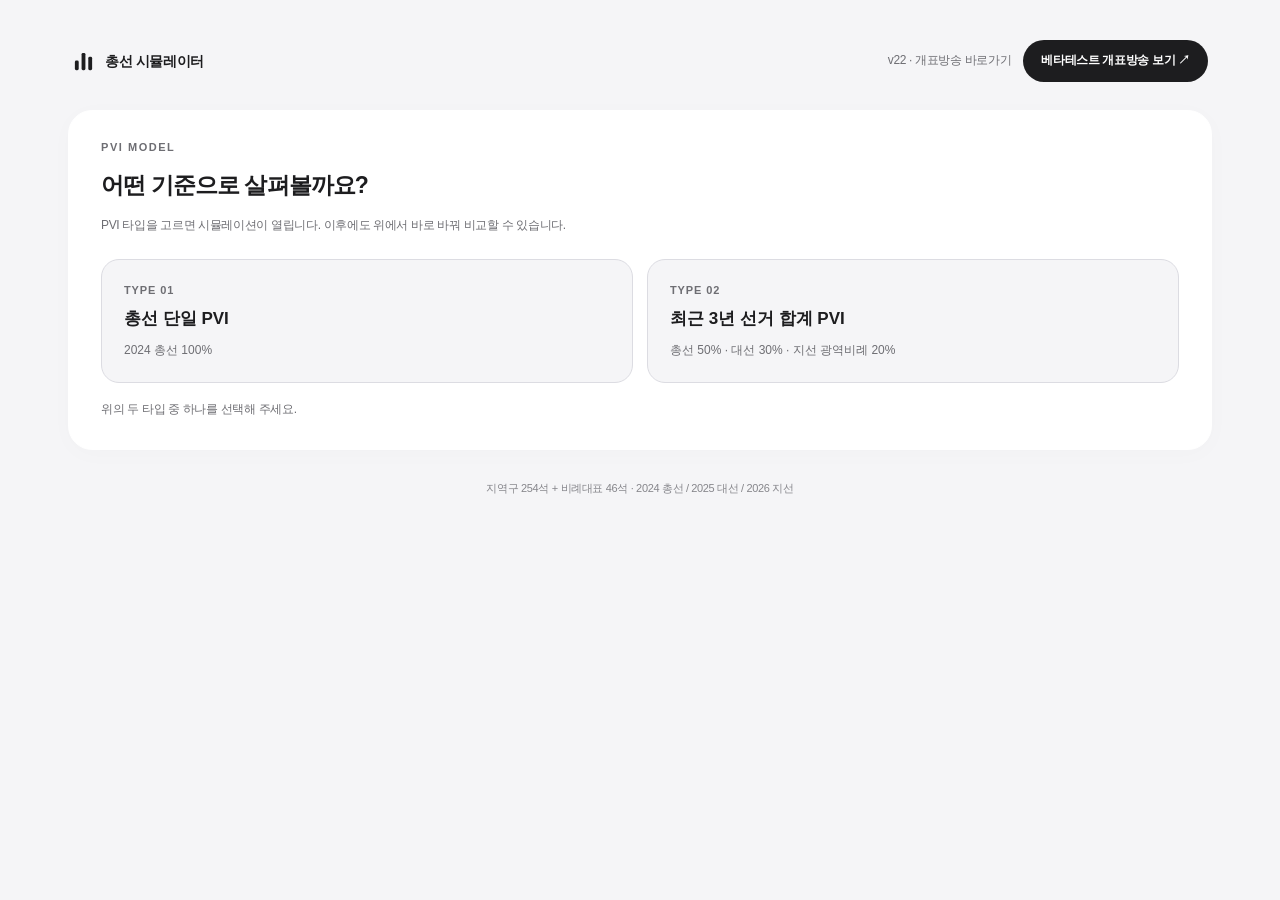
<file: index.html>
<!doctype html><html lang="ko"><head><meta charset="utf-8"><meta name="viewport" content="width=device-width,initial-scale=1"><title>총선 시뮬레이터 · v22 개표방송 바로가기</title><style>
*{box-sizing:border-box}body{margin:0;background:#f4f6fa;color:#18202a;font-family:-apple-system,BlinkMacSystemFont,"Segoe UI","Noto Sans KR",sans-serif}.wrap{max-width:1250px;margin:auto;padding:22px}.card{background:#fff;border:1px solid #e1e5eb;border-radius:16px;box-shadow:0 3px 14px #0000000b;margin-bottom:16px}.hero{padding:22px}.title{font-size:24px;font-weight:800}.muted{color:#6b7280;font-size:13px}.bar{height:42px;border-radius:10px;overflow:hidden;display:flex;margin:18px 0 10px;background:#e9edf2}.dem{background:#2f65d5}.ppp{background:#e34d59}.bar div{display:flex;align-items:center;justify-content:center;color:white;font-weight:800}.controls{display:grid;grid-template-columns:1fr 120px 120px;gap:14px;align-items:center}.slider{width:100%}input[type=range]{width:100%}.btn{border:0;border-radius:10px;padding:11px 14px;font-weight:800;cursor:pointer;background:#e9edf2}.btn.primary{background:#1f2937;color:#fff}.stats{display:grid;grid-template-columns:repeat(4,1fr);gap:10px}.stat{padding:16px;border:1px solid #e4e8ee;border-radius:12px}.stat b{display:block;font-size:24px;margin-top:4px}.green{color:#003b96}.red{color:#dc3f4b}.tablewrap{overflow:auto;max-height:650px}.tools{display:flex;gap:10px;padding:16px;flex-wrap:wrap}.tools input,.tools select{padding:10px;border:1px solid #d6dbe3;border-radius:9px}.district{width:100%;border-collapse:collapse;font-size:13px}.district th,.district td{padding:9px 8px;border-bottom:1px solid #edf0f4;text-align:right;white-space:nowrap}.district th{position:sticky;top:0;background:#f8fafc;z-index:2}.district td:nth-child(1),.district td:nth-child(2),.district th:nth-child(1),.district th:nth-child(2){text-align:left}.pos{color:#2457bb;font-weight:800}.neg{color:#c8323e;font-weight:800}.legend{height:12px;border-radius:6px;background:linear-gradient(90deg,#dc3f4b,#f1b1b6,#e8ebef,#a9c1f2,#2f65d5);margin:8px 0}.foot{padding:14px 18px;color:#68707c;font-size:12px}.winner-dem{color:#2457bb;font-weight:700}.winner-ppp{color:#c8323e;font-weight:700}@media(max-width:800px){.controls{grid-template-columns:1fr}.stats{grid-template-columns:1fr 1fr}}
.prop-card{padding:18px}.prop-grid{display:grid;grid-template-columns:repeat(5,1fr);gap:10px}.prop-box{border:1px solid #e1e5eb;border-radius:12px;padding:12px}.prop-box label{display:block;font-weight:800;font-size:13px;margin-bottom:7px}.prop-box input{width:100%;padding:9px;border:1px solid #d6dbe3;border-radius:8px;font-size:16px;font-weight:700}.prop-bar{height:30px;border-radius:8px;overflow:hidden;display:flex;background:#e9edf2;margin:14px 0}.prop-bar div{display:flex;align-items:center;justify-content:center;color:#fff;font-size:12px;font-weight:800;min-width:0}.prop-results{display:grid;grid-template-columns:repeat(5,1fr);gap:8px;margin-top:12px}.prop-result{padding:11px;border-radius:10px;background:#f7f8fa;text-align:center}.prop-result b{display:block;font-size:24px}.prop-note{font-size:12px;color:#68707c;margin-top:8px}.total-seat{display:flex;justify-content:space-between;align-items:center;margin-top:14px;padding:14px;border-radius:10px;background:#f4f6fa}.total-seat b{font-size:20px}@media(max-width:800px){.prop-grid,.prop-results{grid-template-columns:1fr 1fr}.prop-box:last-child,.prop-result:last-child{grid-column:1/-1}}</style>
<style id="presidential-color-scheme">
.dem{background:#003b96 !important}
.ppp{background:#e61e2b !important}
.green{color:#003b96 !important}
.red{color:#e61e2b !important}
.expected-badge{
  display:inline-block;
  min-width:78px;
  padding:5px 9px;
  border-radius:7px;
  color:#fff;
  font-weight:800;
  text-align:center;
  transition:background-color .15s ease,transform .1s ease;
}
.expected-dem{background:#003b96 !important}
.expected-ppp{background:#e61e2b !important}
</style>
<style id="refined-interface">
:root{color-scheme:light;--ink:#1d1d1f;--muted:#6e6e73;--line:#e8e8ed;--surface:#f5f5f7}
html{scroll-behavior:smooth}body{background:var(--surface);color:var(--ink);font-family:-apple-system,BlinkMacSystemFont,"SF Pro Display","Segoe UI","맑은 고딕",sans-serif;font-size:14px;line-height:1.6;letter-spacing:-.025em;-webkit-font-smoothing:antialiased}button,input,select{font:inherit}button,a,input,select,summary{-webkit-tap-highlight-color:transparent}button:focus-visible,a:focus-visible,input:focus-visible,select:focus-visible,summary:focus-visible{outline:3px solid #86868b;outline-offset:4px}button{touch-action:manipulation}.wrap{max-width:1200px;padding:40px 28px 64px}.app-nav{display:flex;align-items:center;justify-content:space-between;padding:0 4px 28px;gap:16px}.brand{font-size:14px;font-weight:650;display:flex;align-items:center;gap:10px}.brand svg{width:23px;height:23px}.nav-meta{font-size:12px;color:var(--muted)}.card{border:1px solid #ffffff;border-radius:24px;box-shadow:0 4px 24px #1d1d1f05;margin-bottom:20px;background:#fff}.hero{padding:36px 36px 28px}.eyebrow{font-size:11px;letter-spacing:.14em;font-weight:650;color:var(--muted);margin-bottom:10px}.title{font-size:clamp(25px,3.4vw,38px);line-height:1.3;letter-spacing:-.055em;font-weight:700;margin:0 0 12px;word-break:keep-all}.muted{color:var(--muted);font-size:12px;line-height:1.8}.hero>.muted:first-of-type{font-size:13px}.bar{height:16px;border-radius:7px;margin:30px 0 12px;gap:3px;background:transparent}.bar div{border-radius:3px}.hero>.bar+div{font-size:14px;font-weight:600!important}.controls{grid-template-columns:minmax(0,1fr) auto auto;gap:12px;margin-top:28px!important;padding-top:24px;border-top:1px solid var(--line)}.controls>div{padding-right:20px}.controls b{font-size:13px;font-weight:600}#swingText{font-size:24px;line-height:1.1;font-weight:650;letter-spacing:-.05em}.slider{accent-color:#1d1d1f;height:24px;margin:16px 0 4px;cursor:pointer}.btn{border-radius:999px;padding:11px 18px;background:#f0f0f3;color:var(--ink);font-size:12px;font-weight:600;transition:background .18s,transform .18s;white-space:nowrap;min-height:42px}.btn:hover{background:#e5e5ea;transform:translateY(-1px)}.btn:active{transform:scale(.98)}.btn.primary{background:#1d1d1f;color:#fff}.btn.primary:hover{background:#3a3a3c}.summary-card{padding:24px 16px!important}.stats{grid-template-columns:1fr 1fr .85fr .9fr 1.5fr;gap:0}.stat{border:0;border-radius:0;padding:4px 20px;font-size:12px;color:var(--muted);min-width:0}.stat+.stat{border-left:1px solid var(--line)}.stat b{font-size:32px;line-height:1.3;font-weight:650;letter-spacing:-.05em;margin:8px 0 0;font-variant-numeric:tabular-nums;color:var(--ink)}.stat:last-child b{font-size:22px;margin:13px 0 5px}.stat .muted{font-size:10px}.prop-card{padding:30px 36px}.section-heading{display:flex;align-items:center;justify-content:space-between;gap:12px;margin-bottom:8px}h2{font-size:19px;font-weight:650;letter-spacing:-.04em;margin:0}.section-tag{font-size:11px;color:var(--muted);background:var(--surface);border-radius:100px;padding:5px 10px;white-space:nowrap}.prop-grid{gap:12px;margin-top:24px!important}.prop-box{background:var(--surface);border:1px solid transparent;border-radius:16px;padding:16px;transition:border-color .2s}.prop-box:focus-within{border-color:#a1a1a6}.prop-box label{font-size:12px;font-weight:600;margin-bottom:12px}.prop-box input{background:#fff;border:1px solid var(--line);border-radius:10px;padding:9px 12px;font-size:21px;font-weight:600;letter-spacing:-.04em;font-variant-numeric:tabular-nums}.prop-note{font-size:11px;line-height:1.8;color:var(--muted);margin-top:12px}.prop-bar{height:12px;border-radius:5px;margin:24px 0 18px;gap:2px;background:var(--surface)}.prop-bar div{border-radius:2px}.prop-results{gap:12px}.prop-result{background:none;border-radius:0;padding:0 6px 14px;color:var(--muted);font-size:11px}.prop-result b{font-size:26px;color:var(--ink);font-weight:650;letter-spacing:-.045em;margin:4px 0;font-variant-numeric:tabular-nums}.prop-result span{font-size:11px;font-variant-numeric:tabular-nums}.total-seat{border-radius:14px;background:var(--surface);padding:16px 20px;font-size:12px;gap:16px;flex-wrap:wrap}.total-seat b{font-size:16px;font-weight:600}.total-seat:last-child{margin-top:20px;border:1px solid var(--line);background:#fff;padding:20px}.total-seat:last-child>span>b{font-size:14px}.method-note{border-top:1px solid var(--line);margin-top:18px;padding-top:12px}.method-note summary{cursor:pointer;color:var(--muted);font-size:12px;width:fit-content}.method-note p{margin:8px 0}.pvi-card{padding:24px 36px!important}.legend{height:8px;margin:18px 0 9px}.pvi-card .legend+div{font-size:10px!important}.district-card{overflow:hidden}.table-heading{padding:26px 28px 0}.tools{padding:18px 28px 22px;gap:10px}.tools input,.tools select{background:var(--surface);border:1px solid transparent;border-radius:10px;padding:11px 13px;color:var(--ink);font-size:12px;min-height:42px}.tools input{flex:1;min-width:160px}.tools select{cursor:pointer;max-width:100%}.tablewrap{max-height:620px;scrollbar-width:thin;scrollbar-color:#c8c8ce transparent}.district{font-size:12px;font-variant-numeric:tabular-nums}.district th{background:#f5f5f7;color:var(--muted);font-size:11px;font-weight:500;padding:13px 12px;border-bottom:1px solid var(--line)}.district td{padding:13px 12px;border-bottom:1px solid #f0f0f3}.district td:first-child,.district th:first-child{padding-left:28px}.district td:last-child,.district th:last-child{padding-right:28px}.district td:nth-child(2){font-weight:600}.district tbody tr:hover{background:#fafafa}.expected-badge{font-size:11px;border-radius:7px;padding:5px 9px;font-weight:600;min-width:90px}.pos,.neg{font-weight:600}.foot{font-size:11px;line-height:1.8;padding:20px 28px;color:var(--muted);background:#fcfcfd}.page-end{text-align:center;color:#86868b;font-size:11px;padding-top:10px}.empty-results{padding:32px;text-align:center;color:var(--muted)}
@media(max-width:1000px){.stats{grid-template-columns:repeat(4,1fr)}.stat:last-child{grid-column:1/-1;border-left:0;border-top:1px solid var(--line);margin-top:18px;padding-top:16px;display:flex;align-items:center;gap:16px;flex-wrap:wrap}.stat:last-child b{margin:0}.prop-box{padding:12px}}
@media(max-width:650px){.wrap{padding:22px 14px 36px}.app-nav{padding:0 4px 20px}.nav-meta{font-size:10px}.hero{padding:26px 22px 22px}.card{border-radius:20px;margin-bottom:14px}.title{font-size:27px}.controls{grid-template-columns:1fr 1fr;gap:10px}.controls>div{grid-column:1/-1;padding:0}.btn{width:100%}.hero>.muted:last-child{margin-top:14px!important}.stats{grid-template-columns:1fr 1fr;row-gap:22px}.stat{padding:0 16px}.stat:nth-child(3){border-left:0}.stat b{font-size:29px}.stat:last-child{gap:8px;margin:0}.stat:last-child b{font-size:19px}.stat:last-child .muted{width:100%}.prop-card{padding:24px 22px}.prop-grid{grid-template-columns:1fr 1fr;gap:10px}.prop-box:last-child{grid-column:1/-1;display:flex;align-items:center;justify-content:space-between;gap:14px}.prop-box:last-child label{margin:0}.prop-box:last-child input{width:48%}.prop-results{grid-template-columns:repeat(2,1fr);row-gap:14px}.prop-result:last-child{grid-column:1/-1}.total-seat{padding:14px;gap:6px}#grandSeatText{font-size:15px}.pvi-card{padding:22px!important}.section-heading{align-items:flex-start}h2{font-size:18px}.table-heading{padding:22px 22px 0}.tools{padding:16px 22px}.tools input{flex-basis:100%;width:100%}.tools select{flex:1;min-width:0}.foot{padding:18px 22px}.district td:first-child,.district th:first-child{padding-left:22px}.page-end{font-size:10px}}
@media(prefers-reduced-motion:reduce){html{scroll-behavior:auto}*,*:before,*:after{transition:none!important}}
</style><style id="district-map-style">/* Map UI: party hues are unchanged. Only the margin mode interpolates toward neutral. */
.map-top-actions{display:flex;gap:8px;flex-wrap:wrap;justify-content:flex-end}.map-top-actions .btn{width:auto;white-space:nowrap}
.map-view-toolbar{display:flex;align-items:center;justify-content:space-between;gap:12px;flex-wrap:wrap;margin-top:20px}
.map-flip-switch{display:flex;align-items:center;gap:9px;font-size:12px;cursor:pointer;white-space:nowrap;position:relative}
.map-flip-switch input{position:absolute;opacity:0;width:34px;height:20px;margin:0}
.map-switch-track{width:34px;height:20px;border-radius:12px;background:#c5c5ca;position:relative;transition:background .18s}
.map-switch-track:after{content:'';position:absolute;top:3px;left:3px;width:14px;height:14px;border-radius:50%;background:#fff;box-shadow:0 1px 3px #0002;transition:transform .18s}
.map-flip-switch input:checked+.map-switch-track{background:#1d1d1f}.map-flip-switch input:checked+.map-switch-track:after{transform:translateX(14px)}
.map-flip-switch input:focus-visible+.map-switch-track{outline:3px solid #86868b;outline-offset:4px}
.map-change-summary{display:flex;align-items:center;gap:9px;font-size:11px;color:#6e6e73;margin:0 0 14px;min-height:24px}
.map-hatch-swatch{display:inline-block;width:20px;height:16px;border-radius:4px;background:repeating-linear-gradient(135deg,#fff9 0 2px,#0002 2px 3px,transparent 3px 8px),#939399;flex-shrink:0}
.detail-change{font-size:11px;padding:7px 10px;background:#fff;border:1px solid #e3e3e8;border-radius:9px;margin:-4px 0 14px;color:#424245}
.map-export-status{font-size:12px;padding:10px 14px;margin-bottom:12px;border-radius:10px;background:#f5f5f7;color:#6e6e73}
.map-flip-overlay,.seat-label,.seat-region-heading{pointer-events:none}.seat-label{user-select:none}
.map-card{padding:28px;overflow:hidden;scroll-margin-top:20px}
.map-card [hidden]{display:none!important}
.map-top{display:flex;align-items:flex-start;justify-content:space-between;gap:16px}
.map-top>.btn{width:auto;flex-shrink:0}.map-subtitle{margin-top:5px}
.map-toolbar{display:flex;gap:12px;justify-content:space-between;align-items:center;flex-wrap:wrap;margin:22px 0 16px}
.map-modes{display:flex;padding:4px;background:#eeeef1;border-radius:13px;gap:3px;max-width:100%}
.map-modes button{border:0;background:transparent;padding:9px 15px;border-radius:10px;color:#6e6e73;font-size:12px;font-weight:600;cursor:pointer}
.map-modes button[aria-pressed=true]{background:#fff;color:#1d1d1f;box-shadow:0 2px 7px #0000000c}
#mapRegion{background:#f5f5f7;border:1px solid #e8e8ed;border-radius:12px;padding:10px 12px;font-size:12px;min-height:42px;max-width:100%}
.map-layout{display:grid;grid-template-columns:minmax(0,1fr) 280px;gap:22px;min-height:0}
.map-stage{position:relative;height:650px;min-height:0;border-radius:18px;background:#f5f5f7;overflow:hidden;isolation:isolate}
.district-map{width:100%;height:100%;display:block;touch-action:none;user-select:none;cursor:grab}
.district-map.is-dragging{cursor:grabbing}
.district-shape{stroke:#fff;stroke-width:.65;vector-effect:non-scaling-stroke;cursor:inherit;outline:none}
.district-shape.is-selected,.district-shape:focus-visible{stroke:#1d1d1f;stroke-width:2;filter:drop-shadow(0 0 1px #fff)}
.map-loading{position:absolute;inset:0;display:grid;place-content:center;text-align:center;padding:24px;color:#6e6e73;background:#f5f5f7e6;font-size:12px;z-index:3}
.map-loading button{margin:12px auto 0;width:fit-content}.map-error{color:#855500}
.map-zoom-controls{position:absolute;top:16px;left:16px;display:flex;align-items:center;gap:2px;padding:5px;background:#ffffffed;border:1px solid #e8e8ed;border-radius:14px;box-shadow:0 4px 18px #00000008}
.map-zoom-controls button{border:0;border-radius:9px;background:transparent;color:#1d1d1f;min-width:36px;height:36px;font-size:23px;cursor:pointer}
.map-zoom-controls button:hover{background:#eeeef1}.map-zoom-controls button:disabled{opacity:.3;cursor:default}
.map-zoom-controls .map-fit{font-size:11px;padding:0 10px;border-left:1px solid #eeeef1;border-radius:0 8px 8px 0;margin-left:3px}
#mapZoomLabel{font-size:11px;min-width:40px;text-align:center;font-variant-numeric:tabular-nums;color:#6e6e73}
.map-gesture-hint{position:absolute;bottom:14px;left:50%;transform:translateX(-50%);max-width:95%;white-space:nowrap;font-size:10px;color:#6e6e73;background:#ffffffed;padding:6px 10px;border-radius:20px;pointer-events:none}
.map-side{display:flex;flex-direction:column;gap:18px;min-width:0}
.map-detail{padding:22px 20px;border-radius:18px;background:#f5f5f7;min-height:180px;word-break:keep-all}
.detail-region{font-size:11px;color:#6e6e73}.map-detail h3{font-size:23px;line-height:1.4;letter-spacing:-.04em;margin:7px 0 18px}
.detail-party{display:flex;justify-content:space-between;align-items:center;gap:8px;font-size:12px;font-weight:600;flex-wrap:wrap}
.detail-percent{font-size:28px;font-weight:650;letter-spacing:-.05em;font-variant-numeric:tabular-nums}
.detail-line{display:flex;justify-content:space-between;gap:8px;color:#6e6e73;font-size:11px;margin-top:13px;padding-top:13px;border-top:1px solid #e3e3e8;flex-wrap:wrap}
.detail-line b{font-variant-numeric:tabular-nums;color:#424245}.detail-winner{font-size:11px;color:#6e6e73;margin-top:15px}
.map-detail-actions{display:flex;flex-wrap:wrap;gap:8px;margin-top:18px}.map-detail-actions .btn{font-size:11px;padding:9px 12px;min-height:38px;width:auto;background:#fff}
.map-key{display:flex;gap:16px;flex-wrap:wrap;font-size:11px;color:#6e6e73}.legend-item{display:flex;align-items:center;gap:7px}.legend-dot{width:10px;height:10px;border-radius:3px;flex:none}
.map-key-title{font-size:12px;font-weight:600;margin-bottom:10px}.map-gradient-ramp{height:12px;border-radius:7px;background:linear-gradient(90deg,#e61e2b 0%,#fce4e6 49.99%,#ffffff 50%,#e0e7f2 50.01%,#003b96 100%)}
.map-gradient-ticks{display:flex;justify-content:space-between;font-size:9px;color:#6e6e73;margin:7px 0 10px;gap:4px}.map-gradient-key .muted{font-size:11px;line-height:1.8}
.map-help{font-size:11px;line-height:1.8;color:#6e6e73}.map-source{font-size:10px;color:#86868b;margin-top:auto}.map-source a{color:inherit}
.map-swing{display:grid;grid-template-columns:minmax(240px,auto) minmax(120px,1fr);gap:8px 24px;align-items:center;border-top:1px solid #e8e8ed;padding-top:18px;margin-top:20px}
.map-swing label{font-size:12px;font-weight:600;display:flex;justify-content:space-between;align-items:center;gap:18px}.map-swing output{font-size:21px;font-variant-numeric:tabular-nums;letter-spacing:-.04em}
.map-swing input{accent-color:#1d1d1f;cursor:pointer;height:26px;margin:0}.map-swing>.muted{grid-column:1/-1;font-size:10px}
body.map-expanded{overflow:hidden}
.map-card.is-expanded{position:fixed;inset:16px;z-index:1000;margin:0;width:auto;max-width:none;display:flex;flex-direction:column;box-shadow:0 0 0 100vmax #1d1d1f88}
.map-card.is-expanded .map-layout{flex:1;min-height:0}.map-card.is-expanded .map-stage{height:100%;min-height:200px}.map-card.is-expanded .map-side{overflow:auto;padding-right:3px}.map-card.is-expanded .map-toolbar{margin-top:16px}
@media(max-width:950px){.map-layout{grid-template-columns:minmax(0,1fr) 245px;gap:16px}.map-card{padding:24px}.map-stage{height:580px}}
@media(max-width:700px){.map-card{padding:20px 16px}.map-layout{grid-template-columns:1fr;gap:16px}.map-stage{height:540px}.map-modes button{padding:9px 11px;font-size:11px}.map-toolbar{margin-top:16px}.map-toolbar select{width:100%}.map-swing{grid-template-columns:1fr;gap:10px}.map-detail{min-height:0;padding:18px}.map-detail h3{font-size:20px}.map-source{margin-top:0}.map-side{gap:12px}.map-card.is-expanded{inset:8px;border-radius:18px;padding:16px}.map-card.is-expanded .map-layout{display:block;position:relative}.map-card.is-expanded .map-stage{height:100%;min-height:160px}.map-card.is-expanded .map-side{display:none}.map-card.is-expanded .map-toolbar{margin:12px 0}.map-card.is-expanded .map-toolbar select{display:none}.map-card.is-expanded .map-swing{margin-top:12px;padding-top:12px;gap:4px}.map-card.is-expanded .map-subtitle,.map-card.is-expanded .map-swing>.muted{display:none}}
@media(max-width:700px){
  .map-card.is-expanded .map-layout{display:grid;grid-template-columns:1fr;grid-template-rows:minmax(0,1fr) auto;gap:8px}
  .map-card.is-expanded .map-side{display:block;overflow:visible}
  .map-card.is-expanded .map-detail,.map-card.is-expanded .map-help,.map-card.is-expanded .map-source,.map-card.is-expanded .map-key-title,.map-card.is-expanded .map-gradient-key .muted{display:none}
  .map-card.is-expanded .map-gradient-ticks{margin-bottom:0}
}
@media(prefers-reduced-motion:reduce){.district-shape{transition:none}}
@media(max-width:700px){
  .map-top{gap:10px}.map-top-actions{gap:5px}.map-top-actions .btn{padding:9px 11px;font-size:10px;min-height:36px}
  .map-view-toolbar{margin-top:14px;gap:10px}.map-change-summary{font-size:10px;line-height:1.6;margin-bottom:10px}
  .map-card.is-expanded .map-toolbar{margin:8px 0}.map-card.is-expanded .map-view-toolbar{margin-top:10px;gap:7px}
  .map-card.is-expanded .map-modes button{padding:7px 9px;font-size:10px}.map-card.is-expanded .map-flip-switch{font-size:10px}
}

[hidden]{display:none!important}.model-picker{padding:28px 32px}.model-picker h2{font-size:23px;margin:0 0 8px}.model-options{display:grid;grid-template-columns:1fr 1fr;gap:14px;margin-top:22px}.model-option{appearance:none;cursor:pointer;text-align:left;border:1px solid #dcdce2;background:#f5f5f7;border-radius:18px;padding:22px;color:var(--ink);transition:background .18s,border-color .18s}.model-option:hover{background:#ececf0}.model-option[aria-pressed=true]{background:#fff;border:2px solid #1d1d1f;padding:21px;box-shadow:0 3px 14px #1d1d1f08}.model-option strong{display:block;font-size:17px;margin:5px 0 9px}.model-option span{display:block;font-size:12px;color:#6e6e73}.model-option .model-index{font-size:11px;letter-spacing:.08em;font-weight:650}.model-status{white-space:pre-line;line-height:1.8;margin:16px 0 0;color:#6e6e73;font-size:12px}.model-context{font-size:12px;color:#6e6e73;margin:10px 0 0}.model-picker:focus{outline:none}@media(max-width:650px){.model-picker{padding:24px 22px}.model-options{grid-template-columns:1fr;gap:10px}.model-option{padding:18px}.model-option[aria-pressed=true]{padding:17px}}
.map-top-actions{flex-wrap:wrap}.map-export-scope{display:flex;align-items:center;gap:8px;font-size:11px;color:#6e6e73}.map-export-scope select{font:inherit;color:#1d1d1f;background:#f5f5f7;border:1px solid #dcdce2;border-radius:10px;padding:10px;min-height:40px}@media(max-width:650px){.map-export-scope{width:100%;justify-content:flex-end}}
.map-boundary-panel{background:#f5f5f7;border:1px solid #e8e8ed;border-radius:16px;padding:14px 16px;margin-top:16px;flex-shrink:0}.map-boundary-heading{display:flex;align-items:center;justify-content:space-between;gap:12px;font-size:12px;color:#6e6e73}.map-boundary-heading .btn{padding:6px 12px;min-height:32px}.map-boundary-options{display:flex;flex-wrap:wrap;gap:7px;margin-top:12px}.map-boundary-options button{cursor:pointer;border:1px solid #d8d8de;border-radius:9px;padding:8px 12px;background:#fff;color:#424245;font-size:12px}.map-boundary-options button[aria-pressed=true]{background:#1d1d1f;border-color:#1d1d1f;color:white}.map-boundary-note{font-size:11px;color:#6e6e73;margin:10px 0 0}.map-card.is-expanded .map-boundary-panel{max-height:180px;overflow:auto}

/* Fullscreen keeps the map AND the entire information panel accessible. */
.map-card.is-expanded{inset:0;width:100%;height:100vh;height:100dvh;max-width:none;max-height:none;box-sizing:border-box;border:0;border-radius:0;padding:20px 24px;overflow:auto;box-shadow:none;background:#fff}
.map-card:fullscreen{width:100vw;height:100vh;margin:0;background:#fff}
.map-card::backdrop{background:#fff}
.map-card.is-expanded>.map-top,.map-card.is-expanded>.map-view-toolbar,.map-card.is-expanded>.map-toolbar,.map-card.is-expanded>.map-change-summary,.map-card.is-expanded>.map-export-status,.map-card.is-expanded>.map-swing{flex-shrink:0}
.map-card.is-expanded .map-layout{display:grid;grid-template-columns:minmax(0,1fr) 310px;grid-template-rows:minmax(300px,1fr);gap:22px;flex:1 0 300px;min-height:300px}
.map-card.is-expanded .map-stage{height:100%;min-height:300px}
.map-card.is-expanded .map-side{display:flex;flex-direction:column;gap:16px;min-height:0;overflow-y:auto;padding-right:4px}
.map-card.is-expanded .map-detail,.map-card.is-expanded .map-help,.map-card.is-expanded .map-source,.map-card.is-expanded .map-key-title,.map-card.is-expanded .map-gradient-key .muted{display:block}
.map-card.is-expanded .map-side>*{flex-shrink:0}
.map-card.is-expanded .map-toolbar select{display:block}
.map-card.is-expanded .map-detail{padding:20px;min-height:0}
.map-card.is-expanded .map-detail h3{overflow-wrap:anywhere;font-size:22px}
.map-card.is-expanded .map-export-status{font-size:11px;margin:8px 0;padding:6px 10px}
.map-card.is-expanded .map-swing{margin-top:12px;padding-top:12px}
@media(max-width:700px){
 .map-card.is-expanded{padding:12px}
 .map-card.is-expanded .map-layout{grid-template-columns:minmax(0,1fr);grid-template-rows:minmax(340px,52dvh) auto;flex:0 0 auto;gap:14px}
 .map-card.is-expanded .map-side{overflow:visible;max-height:none;padding:0}
 .map-card.is-expanded .map-stage{min-height:340px}
 .map-card.is-expanded .map-boundary-panel{max-height:130px}
}
</style><style id="review10-layout-fixes">
.map-top{flex-wrap:wrap}
.map-top>div:first-child{min-width:0}
.map-top-actions{min-width:0;margin-left:auto;max-width:100%}
.map-side{min-width:0}
.map-detail h3{overflow-wrap:anywhere}
.map-gesture-hint{overflow:hidden;text-overflow:ellipsis}
@media(max-width:480px){.map-top-actions{justify-content:flex-start;margin-left:0}.map-export-scope{justify-content:flex-start}}
</style><style>.pvi-neutral{color:#6e6e73;font-weight:600}</style><style id="pvi-breakdown-style">
.pvi-breakdown[hidden]{display:none!important}
.pvi-breakdown{margin:18px 0;padding-top:16px;border-top:1px solid #dedee5;min-width:0}
.pvi-breakdown h4{font-size:12px;margin:0 0 12px;font-weight:650}
.pvi-chart-row{margin:0 0 12px}
.pvi-chart-label{display:flex;justify-content:space-between;gap:8px;align-items:baseline;font-size:11px;margin-bottom:5px}
.pvi-chart-label small{font-size:10px;color:#6e6e73;margin-left:5px}
.pvi-chart-label strong{white-space:nowrap;font-variant-numeric:tabular-nums}
.pvi-chart-track{height:18px;position:relative;border-radius:4px;background-color:#e9e9ee;background-image:linear-gradient(to right,#d4d4dc 1px,transparent 1px);overflow:hidden}
.pvi-chart-track:after{content:"";position:absolute;left:50%;top:0;bottom:0;width:1px;background:#86868b}
.pvi-chart-bar{position:absolute;top:3px;bottom:3px;border-radius:2px;max-width:50%;min-width:2px}
.pvi-chart-axis{display:flex;justify-content:space-between;gap:4px;color:#6e6e73;font-size:9px;font-variant-numeric:tabular-nums}
.pvi-chart-note{font-size:10px;line-height:1.6;color:#6e6e73;margin:8px 0 0}
</style><style>.prop-preset{margin-top:18px}.prop-preset .btn{width:auto}.prop-preset .prop-note{margin-bottom:0}#propPresetStatus:empty{display:none}</style><style>.prop-preset-actions{display:flex;align-items:center;gap:8px;flex-wrap:wrap}.prop-preset-actions .btn{width:auto}</style><style id="parliament-style">.result-view-picker{display:flex;gap:4px;width:fit-content;max-width:100%;padding:5px;background:#e9e9ee;border-radius:999px;margin:28px 0 18px}
.result-view-picker button{border:0;border-radius:999px;background:transparent;color:#6e6e73;cursor:pointer;padding:11px 22px;font-size:13px;font-weight:600;white-space:nowrap}
.result-view-picker button[aria-pressed="true"]{background:#fff;color:#1d1d1f;box-shadow:0 2px 8px #0000000a}
#districtResultsPanel[hidden],#parliamentPanel[hidden],.parliament-card [hidden]{display:none!important}
.parliament-card{padding:28px 32px;contain:layout style}
.chamber-context{margin:0 0 24px}
.chamber-swing{padding:14px 18px;margin:0 0 22px;border-radius:14px;background:#f5f5f7}
.chamber-swing label{display:flex;align-items:center;justify-content:space-between;font-size:12px;font-weight:600}
.chamber-swing b{font-variant-numeric:tabular-nums;font-size:17px}
.chamber-swing input{accent-color:#1d1d1f;cursor:pointer;margin:10px 0 2px;min-height:24px}
.chamber-swing .muted{font-size:10px}
.chamber-head{display:grid;grid-template-columns:minmax(0,1fr) minmax(0,1fr);gap:clamp(22px,10vw,150px);align-items:start}
.chamber-group{min-width:0}
.chamber-group-heading{display:flex;justify-content:space-between;align-items:center;gap:10px;margin-bottom:15px}
.chamber-group-heading h3{font-size:clamp(14px,2.1vw,23px);line-height:1.4;margin:0;font-weight:700;word-break:keep-all}
.chamber-group-heading>div{white-space:nowrap;display:flex;align-items:baseline;gap:4px}
.chamber-group-heading strong{font-size:clamp(30px,5vw,60px);letter-spacing:-.06em;line-height:1.1;font-variant-numeric:tabular-nums}
.chamber-group-heading>div>span{font-size:14px}
.chamber-line{display:flex;align-items:baseline;justify-content:space-between;gap:6px;font-size:13px;margin-top:6px}
.chamber-line>span{min-width:0;overflow-wrap:anywhere}
.chamber-line small{font-size:10px;color:#6e6e73;white-space:nowrap}
.chamber-line b{font-size:16px;white-space:nowrap;font-variant-numeric:tabular-nums}
.chamber-swatch{display:inline-block;width:10px;height:10px;border-radius:50%;margin-right:6px;flex-shrink:0}
.chamber-affiliate{margin-top:10px;padding-top:8px;border-top:1px solid #eeeef2}
.chamber-subtotal{margin:6px 0 0;font-size:11px;color:#6e6e73;text-align:right}
.chamber-svg{display:block;width:100%;height:auto;margin-top:16px;overflow:visible}
.chamber-seat{transition:fill 180ms ease;stroke:#fff;stroke-width:.8}
.chamber-center-label{font-family:inherit;font-size:19px;fill:#6e6e73}
.chamber-center-total{font-family:inherit;font-size:72px;font-weight:700;letter-spacing:-3px;fill:#1d1d1f}
.chamber-center-unit{font-size:25px;letter-spacing:0}
.chamber-bottom{display:flex;align-items:center;justify-content:center;flex-wrap:wrap;gap:16px 40px;padding:6px 0 22px}
.chamber-minor{display:flex;align-items:baseline;gap:12px;font-size:15px}
.chamber-minor strong{font-size:25px;font-variant-numeric:tabular-nums}
.chamber-bloc-summary{text-align:center;background:#f5f5f7;border-radius:12px;padding:13px;font-size:13px;font-weight:600;font-variant-numeric:tabular-nums}
.chamber-note{font-size:11px;color:#6e6e73;line-height:1.8;margin:14px 0 0}
@media(max-width:650px){.parliament-card{padding:22px 16px}.chamber-head{gap:18px}.chamber-group-heading{display:block;margin-bottom:10px}.chamber-group-heading>div{margin-top:6px}.chamber-group-heading strong{font-size:36px}.chamber-line{font-size:11px}.chamber-line b{font-size:13px}.chamber-line small{display:none}.chamber-swatch{width:8px;height:8px;margin-right:4px}.chamber-minor{font-size:12px;gap:6px}.chamber-minor strong{font-size:20px}.chamber-bottom{gap:10px 18px}.chamber-bloc-summary{font-size:11px}.result-view-picker button{padding:10px 17px;font-size:12px}}
@media(prefers-reduced-motion:reduce){.chamber-seat{transition:none}}
</style><style>.chamber-placement-controls{margin:12px 0 18px}.chamber-placement-controls .btn{width:auto}.chamber-placement-controls p{font-size:11px;margin:8px 0 0}#chamberDemHeading,#chamberPppHeading{white-space:pre-line}</style><style>.prop-percent-unit{font-size:10px;font-weight:400;color:#6e6e73}</style><style>#chamberExport{width:auto;flex-shrink:0}#chamberExportStatus{font-size:11px;margin:0 0 12px}</style><style>.nav-actions{display:flex;align-items:center;justify-content:flex-end;gap:12px;flex-wrap:wrap}.broadcast-link{display:inline-flex;align-items:center;justify-content:center;text-decoration:none;background:#1d1d1f;color:#fff;width:auto}.broadcast-link:hover{background:#3a3a3c;color:#fff}@media(max-width:650px){.app-nav{flex-wrap:wrap}.nav-actions{width:100%;justify-content:space-between;gap:8px}.broadcast-link{font-size:11px;padding:10px 14px}}</style></head><body><div class="wrap"><header class="app-nav"><div class="brand"><svg viewBox="0 0 24 24" fill="none" aria-hidden="true"><rect x="3" y="11" width="4" height="10" rx="1.5" fill="currentColor"/><rect x="10" y="3" width="4" height="18" rx="1.5" fill="currentColor"/><rect x="17" y="7" width="4" height="14" rx="1.5" fill="currentColor"/></svg>총선 시뮬레이터</div><div class="nav-actions"><span class="nav-meta">v22 · 개표방송 바로가기</span><a class="btn broadcast-link" href="./broadcast/" target="_self">베타테스트 개표방송 보기 ↗</a></div></header><section class="card model-picker" aria-labelledby="modelHeading"><div class="eyebrow">PVI MODEL</div><h2 id="modelHeading">어떤 기준으로 살펴볼까요?</h2><p class="muted">PVI 타입을 고르면 시뮬레이션이 열립니다. 이후에도 위에서 바로 바꿔 비교할 수 있습니다.</p><div class="model-options" role="group" aria-label="PVI 타입 선택"><button type="button" class="model-option" id="modelAssembly" data-pvi-mode="assembly" aria-pressed="false" aria-controls="simulationContent"><span class="model-index">TYPE 01</span><strong>총선 단일 PVI</strong><span>2024 총선 100%</span></button><button type="button" class="model-option" id="modelCombined" data-pvi-mode="combined" aria-pressed="false" aria-controls="simulationContent"><span class="model-index">TYPE 02</span><strong>최근 3년 선거 합계 PVI</strong><span>총선 50% · 대선 30% · 지선 광역비례 20%</span></button></div><p class="model-status" id="modelStatus" role="status">위의 두 타입 중 하나를 선택해 주세요.</p></section><main id="simulationContent" hidden><div class="card hero"><div class="eyebrow">NATIONAL ELECTION SIMULATOR</div><h1 class="title">전국의 흐름을, 한눈에.</h1><p class="model-context" id="activeModelNote"></p><div class="muted">중앙선거관리위원회 공식 지역구 개표결과 원자료 · 254개 지역구 전수 반영</div><div class="bar"><div id="barDem" class="dem"></div><div id="barPpp" class="ppp"></div></div><div style="display:flex;justify-content:space-between;font-weight:800"><span id="demLabel"></span><span id="pppLabel"></span></div><div class="controls" style="margin-top:18px"><div><div style="display:flex;justify-content:space-between"><b>전국 2자 구도 범민주 득표율</b><b id="swingText"></b></div><input id="slider" aria-label="전국 2자 구도 범민주 득표율" class="slider" type="range" min="40" max="65" step="0.1"></div><button class="btn primary" id="reset">선택 기준으로 초기화</button><button class="btn" id="csv">CSV 저장</button></div><div class="muted" style="margin-top:8px">슬라이더는 전국 2자 구도의 범민주 득표율을 바꿉니다. 각 지역구에는 같은 폭의 전국 스윙을 적용합니다.</div></div><div class="card summary-card" style="padding:16px"><div class="stats"><div class="stat">범민주 우세 지역구<b id="demSeats" class="green"></b></div><div class="stat">범국힘 우세 지역구<b id="pppSeats" class="red"></b></div><div class="stat">기타 실제 당선<b id="otherSeats">0</b></div><div class="stat">전국 스윙<b id="swing"></b></div><div class="stat">2024 실제 전체 득표율<b>52.2% / 45.8%</b><span class="muted">범민주 / 범국힘 · 기타 2.0%</span></div></div></div><div class="card prop-card"><div class="section-heading"><h2>비례대표 시뮬레이션</h2><span class="section-tag">병립형 가정 · 46석</span></div><div class="muted" style="margin-top:5px">비례대표 46석을 지역구 결과와 독립적으로 정당득표율에 따라 배분합니다. 아래 5개 정당의 득표율을 자유롭게 설정할 수 있습니다.</div><div class="prop-preset"><div class="prop-preset-actions"><button type="button" class="btn" id="loadProportionalVotes" aria-describedby="propPresetHelp">비례 득표 불러오기</button><button type="button" class="btn" id="stormBlocToggle" aria-describedby="stormBlocHelp" aria-label="돌풍당 분류: 범국힘. 누르면 기타로 변경">돌풍당: 범국힘 ↻</button></div><p class="prop-note" id="propPresetHelp">22대 총선 비례 득표율을 민주 26.7% · 국힘 36.7% · 조국 24.3% · 개혁 3.6% · 기타 8.7%로 입력합니다. 기타정당을 제외한 정당 슬롯이 4개뿐이므로, 개혁신당 득표율은 돌풍당 슬롯에 배정합니다.</p><p class="prop-note" id="propPresetStatus" role="status" aria-live="polite"></p></div><div class="prop-grid" style="margin-top:14px"><div class="prop-box"><label>더불어민주당<span class="prop-percent-unit"> %</span></label><input class="propInput" data-party="dem" type="number" min="0" max="100" step="0.1" value="0"></div><div class="prop-box"><label>국민의힘<span class="prop-percent-unit"> %</span></label><input class="propInput" data-party="ppp" type="number" min="0" max="100" step="0.1" value="0"></div><div class="prop-box"><label>조국혁신당<span class="prop-percent-unit"> %</span></label><input class="propInput" data-party="reform" type="number" min="0" max="100" step="0.1" value="0"></div><div class="prop-box"><label>돌풍당<span class="prop-percent-unit"> %</span></label><input class="propInput" data-party="storm" type="number" min="0" max="100" step="0.1" value="0"></div><div class="prop-box"><label>기타정당<span class="prop-percent-unit"> %</span></label><input class="propInput" data-party="other" type="number" min="0" max="100" step="0.1" value="0"></div></div><p class="prop-note" id="stormBlocHelp">돌풍당 분류 버튼을 누르면 범민주 → 범국힘 → 기타 순으로 바뀝니다. 돌풍당의 비례 의석을 최종 국회 의석에서 어느 진영에 합산할지 정하며, 정당별 비례 의석 배분은 그대로 유지됩니다.</p><div class="prop-note">합계가 100%가 아니면 입력한 비율을 서로의 비중대로 자동 정규화합니다. 기타정당은 남는 득표율을 한 곳에 몰아넣는 용도이며, 득표율과 관계없이 비례 의석은 받지 않습니다.</div><div class="prop-bar"><div id="propBarDem" class="dem"></div><div id="propBarPpp" class="ppp"></div><div id="propBarReform" style="background:#0073cf"></div><div id="propBarStorm" style="background:#ef8b2c"></div><div id="propBarOther" style="background:#8b929c"></div></div><div class="prop-results"><div class="prop-result">민주당<b id="propSeatDem">0</b><span id="propPctDem">0.0%</span></div><div class="prop-result">국민의힘<b id="propSeatPpp">0</b><span id="propPctPpp">0.0%</span></div><div class="prop-result">조국혁신당<b id="propSeatReform">0</b><span id="propPctReform">0.0%</span></div><div class="prop-result">돌풍당<b id="propSeatStorm">0</b><span id="propPctStorm">0.0%</span></div><div class="prop-result">기타정당<b id="propSeatOther">0</b><span id="propPctOther">0.0%</span></div></div><div class="total-seat"><span>비례대표 총 46석</span><b id="propTotalText">0석</b></div><details class="method-note"><summary>비례대표 계산 방식 알아보기</summary><p class="muted">※ 기타정당을 제외한 4개 정당의 득표율 합계를 100%로 환산한 뒤, 정당별 비중 × 46석을 기준으로 계산합니다. 소수점이 남는 의석은 최대 잔여 방식으로 배분합니다. 4개 정당의 입력값이 모두 0이면 배분되는 의석도 0석입니다. 실제 제22대 총선은 준연동형이었으나, 이 시뮬레이터에서는 요청대로 병립형을 가정합니다. 실제 법제상 비례 의석은 46석입니다.</p></details><div class="total-seat"><span><b>최종 국회 의석</b> · 지역구 + 비례</span><b id="grandSeatText">범민주 0 / 범국힘 0 / 기타 0</b></div></div><div class="card pvi-card" style="padding:18px"><div class="section-heading"><h2>지역구 성향</h2><span class="section-tag">PVI</span></div><div class="muted" style="margin-top:5px">민주+10.0은 전국 2자 평균보다 범민주 득표율이 10.0%p 높은 성향, 국힘+10.0은 범국힘 득표율이 10.0%p 높은 성향입니다. 전국 평균과 같으면 중립으로 표시합니다.</div><div class="legend"></div><div style="display:flex;justify-content:space-between;font-size:12px;color:#667085"><span>국힘+50.0</span><span>중립 · 전국 평균</span><span>민주+50.0</span></div></div><div class="card map-card" id="districtMapSection" aria-labelledby="mapHeading">
  <div class="map-top"><div><h2 id="mapHeading">전국 지역구 지도</h2><div class="muted map-subtitle" id="mapSubtitle">전국 스윙에 따라 달라지는 254개 지역구의 예상 결과</div></div><div class="map-top-actions"><label class="map-export-scope">PNG 범위 <select id="mapExportScope" aria-label="PNG 저장 범위"><option value="full">전국 전체</option><option value="current">현재 화면</option></select></label><button type="button" class="btn" id="mapBoundaryToggle" aria-expanded="false" aria-controls="mapBoundaryPanel">광역 경계</button><button type="button" class="btn" id="mapExport">PNG 저장 ↓</button><button type="button" class="btn" id="mapExpand" aria-expanded="false">전체화면 ⛶</button></div></div>
<div id="mapBoundaryPanel" class="map-boundary-panel" hidden><div class="map-boundary-heading"><span>강조할 권역을 선택하세요 · 여러 권역 선택 가능</span><button type="button" id="mapBoundaryClear" class="btn">모두 끄기</button></div><div class="map-boundary-options" role="group" aria-label="광역 경계 표시 권역"><button type="button" id="mapBoundary0" aria-pressed="false">서울</button><button type="button" id="mapBoundary1" aria-pressed="false">인천</button><button type="button" id="mapBoundary2" aria-pressed="false">경기</button><button type="button" id="mapBoundary3" aria-pressed="false">충남</button><button type="button" id="mapBoundary4" aria-pressed="false">충북</button><button type="button" id="mapBoundary5" aria-pressed="false">대전+세종</button><button type="button" id="mapBoundary6" aria-pressed="false">강원</button><button type="button" id="mapBoundary7" aria-pressed="false">경북+대구</button><button type="button" id="mapBoundary8" aria-pressed="false">경남</button><button type="button" id="mapBoundary9" aria-pressed="false">울산</button><button type="button" id="mapBoundary10" aria-pressed="false">부산</button><button type="button" id="mapBoundary11" aria-pressed="false">호남 전체</button></div><p class="map-boundary-note">선택한 권역은 색상과 검은 외곽선을 유지하고, 나머지 지역은 흰색으로 표시합니다. 모두 끄면 전체 색상이 복원됩니다. 실제 지역구 지도에만 적용하며, 합친 권역의 내부 경계와 제주는 선택 목록에서 제외합니다.</p></div>
  <div class="map-view-toolbar"><div class="map-modes" role="group" aria-label="지도 형태"><button type="button" data-map-layout="geo" aria-pressed="true">실제 지역구 지도</button><button type="button" data-map-layout="seats" aria-pressed="false">254석 동일 면적</button></div><label class="map-flip-switch"><input type="checkbox" id="mapFlipToggle" checked><span class="map-switch-track" aria-hidden="true"></span><span>진영 변화 무늬</span></label></div>
  <div class="map-toolbar">
    <div class="map-modes" role="group" aria-label="지도 표시 방식"><button type="button" data-map-mode="winner" aria-pressed="true">승패 · 2색</button><button type="button" data-map-mode="margin" aria-pressed="false">득표율 차 · 그라데이션</button></div>
    <select id="mapRegion" aria-label="지도에서 확대할 시도"><option value="">전국 보기</option></select>
  </div>
  <div class="map-change-summary"><span class="map-hatch-swatch" id="mapHatchSwatch" aria-hidden="true"></span><span id="mapFlipSummary" aria-live="polite">2024 실제 당선 진영과 비교합니다.</span></div>
  <div class="map-export-status" id="mapExportStatus" role="status">PNG 저장 기능 사용 시 PNG 2546 × 3241px를 저장합니다. 광역자치단체 1곳만 선택할 경우 1000 × 1000px 크기의 전용 지도를 저장합니다</div>
  <div class="map-layout">
    <div class="map-stage">
      <svg id="districtMap" class="district-map" viewBox="124 0 9 6.7" role="group" aria-label="전국 지역구 지도. 확대 버튼, 드래그 또는 두 손가락으로 지도를 조작할 수 있습니다." preserveAspectRatio="xMidYMid meet"></svg>
      <div class="map-loading" id="mapLoading" role="status">지역구 경계 지도를 불러오는 중…</div>
      <div class="map-zoom-controls" role="group" aria-label="지도 확대 및 축소"><button type="button" id="mapZoomIn" aria-label="지도 확대" title="확대">+</button><output id="mapZoomLabel" aria-label="확대 배율">1.0×</output><button type="button" id="mapZoomOut" aria-label="지도 축소" title="축소">−</button><button type="button" id="mapFit" class="map-fit" aria-label="지도를 전국 범위로 초기화">전체</button></div>
      <div class="map-gesture-hint">휠로 확대 · 드래그로 이동 · 두 손가락 확대</div>
    </div>
    <aside class="map-side">
      <div class="map-detail" id="mapDetail">
        <div id="mapDetailEmpty"><div class="detail-region">지역구를 선택하세요</div><h3>전국의 변화를 살펴보세요.</h3><div class="muted">시도를 선택하면 해당 지역을 확대합니다. 지도에서 지역구를 누르면 상세 결과를 확인할 수 있습니다.</div></div>
        <div id="mapDetailContent" hidden><div class="detail-region" id="mapDetailRegion"></div><h3 id="mapDetailName"></h3><div class="detail-change" id="mapDetailChange" hidden></div><div class="detail-party"><span id="mapDetailLeader"></span><strong class="detail-percent" id="mapDetailGap"></strong></div><div class="detail-line"><span>예상 범민주 / 범국힘</span><b id="mapDetailVotes"></b></div><div class="detail-line"><span>2024 실제 2자 득표율</span><b id="mapDetailActual"></b></div><div class="detail-line"><span>지역구 PVI</span><b id="mapDetailPvi"></b></div><section id="mapPviChart" class="pvi-breakdown" aria-label="선거별 PVI 비교" hidden></section><div class="detail-winner" id="mapDetailWinner"></div><div class="map-detail-actions"><button type="button" class="btn" id="mapFocusDistrict">이 지역구 확대</button><button type="button" class="btn" id="mapShowTable">목록에서 보기 ↓</button></div></div>
      </div>
      <div class="map-key" id="mapWinnerKey"><span class="legend-item"><i class="legend-dot" style="background:#003b96"></i>범민주 우세</span><span class="legend-item"><i class="legend-dot" style="background:#e61e2b"></i>범국힘 우세</span></div>
      <div class="map-gradient-key" id="mapMarginKey" hidden><div class="map-key-title">예상 2자 득표율 차</div><div class="map-gradient-ramp"></div><div class="map-gradient-ticks"><span>범국힘 +30%p</span><span>동률</span><span>범민주 +30%p</span></div><div class="muted">격차가 클수록 진하게 표시합니다. 초접전도 구별되도록 최소 색 농도 12%를 적용합니다. 30%p 이상은 각 정당의 고유 색상입니다.</div></div>
      <div class="map-help" id="mapModeHelp">모든 지역구를 예상 우세 정당의 고유 색상 2개로 표시합니다.</div>
      <div class="map-source"><span id="mapCount">254개 지역구</span><br>경계 자료: <a href="https://github.com/OhmyNews/2024_22_elec_map" target="_blank" rel="noopener">오마이뉴스 제22대 총선 지도</a> · MIT</div>
    </aside>
  </div>
  <div class="map-swing"><label for="mapSwing">전국 2자 구도 범민주 득표율 <output id="mapSwingValue"></output></label><input id="mapSwing" type="range" min="40" max="65" step="0.1" aria-label="지도에서 전국 범민주 득표율 조절"><span class="muted">상단 시뮬레이션과 함께 변경됩니다.</span></div>
</div>
<div class="result-view-picker" role="group" aria-label="하단 결과 보기 선택">
  <button type="button" id="viewDistrictResults" aria-pressed="true" aria-controls="districtResultsPanel">지역구별 결과</button>
  <button type="button" id="viewParliament" aria-pressed="false" aria-controls="parliamentPanel">국회 의석도</button>
</div>
<div class="card district-card" id="districtResultsPanel"><div class="table-heading"><div class="section-heading"><h2>지역구별 결과</h2><span class="section-tag" id="resultCount">254개 지역구</span></div></div><div class="tools"><input id="search" type="search" aria-label="지역구 검색" placeholder="시도 또는 지역구 검색"><select id="sido" aria-label="시도 선택"><option value="">전국</option></select><select id="sort" aria-label="정렬 기준"><option value="pvi">PVI 순 · 민주 → 국힘</option><option value="name">지역구명</option><option value="actual">2024 범민주 2자 득표율순</option></select></div><div class="tablewrap"><table class="district"><thead><tr><th>시도</th><th>지역구</th><th>2024 범민주 %</th><th>2024 범국힘 %</th><th>2024 기타 %</th><th>PVI</th><th>실제 당선</th><th>예상</th></tr></thead><tbody id="tbody"></tbody></table></div><div class="foot">지역구 경계·실제 당선은 2024 총선 기준입니다. 총선 단일 PVI는 2024 총선, 최근 3년 선거 합계 PVI는 총선 50% + 2025 대선 30% + 2026 지선 광역비례 20%를 사용합니다. 대선·지선의 공동집계표에는 지역구별 비례배분 추정이 포함됩니다. PVI는 민주+ / 국힘+ / 중립으로 표시합니다. PVI와 예상 득표율은 소수 첫째 자리까지 일반 반올림합니다. 득표율 합계가 100.1%면 민주에서 0.1%p, 100.2%면 양쪽에서 0.1%p씩 차감합니다. 예상 득표율이 50:50이면 기존과 같이 모델상 범민주로 집계합니다.</div></div><section class="card parliament-card" id="parliamentPanel" aria-labelledby="parliamentHeading" hidden>
  <div class="section-heading"><h2 id="parliamentHeading">국회 의석도</h2><button type="button" class="btn" id="chamberExport">PNG 저장 ↓</button></div>
  <p id="chamberExportStatus" class="muted" role="status">현재 국회 의석도를 1000 × 1000px 정사각형 PNG로 저장합니다.</p><div class="chamber-placement-controls"><button type="button" class="btn" id="chamberReformToggle" aria-pressed="false" aria-describedby="chamberReformPlacementHelp">조국혁신당: 하단 ↻</button><p class="muted" id="chamberReformPlacementHelp">조국혁신당을 하단에 따로 표시하거나, 상단에서 더불어민주당과 함께 표시할 수 있습니다. 상단 배치 시 두 정당의 의석을 합산하며, 정당별 의석과 범민주 합계는 바뀌지 않습니다.</p></div><p class="muted chamber-context" id="chamberContext"></p>
  <div class="chamber-swing"><label for="chamberSwing">전국 범민주 득표율 <b id="chamberSwingValue">53.3%</b></label><input id="chamberSwing" type="range" min="40" max="65" step="0.1" value="53.3"><span class="muted">득표율을 움직여 의석 변화를 살펴보세요.</span></div>
  <div class="chamber-head">
    <div class="chamber-group">
      <div class="chamber-group-heading"><h3 id="chamberDemHeading">더불어민주당</h3><div><strong id="chamberDemTotal">0</strong><span>석</span></div></div>
      <div class="chamber-line"><span><i class="chamber-swatch" style="background:#003b96"></i>더불어민주당 <small>지역구</small></span><b id="chamberDemDistrict">0석</b></div>
      <div class="chamber-line"><span><i class="chamber-swatch" style="background:#003b96"></i>더불어민주연합 <small>비례</small></span><b id="chamberDemProp">0석</b></div>
      <div class="chamber-line" id="chamberReformTopRow" hidden><span><i class="chamber-swatch" style="background:#0073cf"></i>조국혁신당</span><b id="chamberReformTop">0석</b></div>
      <div class="chamber-line chamber-affiliate" id="chamberStormDemRow" hidden><span><i class="chamber-swatch" style="background:#00d2c3"></i>진보정당</span><b id="chamberStormDem">0석</b></div>
      
    </div>
    <div class="chamber-group">
      <div class="chamber-group-heading"><h3 id="chamberPppHeading">국민의힘</h3><div><strong id="chamberPppTotal">0</strong><span>석</span></div></div>
      <div class="chamber-line"><span><i class="chamber-swatch" style="background:#e61e2b"></i>국민의힘 <small>지역구</small></span><b id="chamberPppDistrict">0석</b></div>
      <div class="chamber-line"><span><i class="chamber-swatch" style="background:#e61e2b"></i>국민의미래 <small>비례</small></span><b id="chamberPppProp">0석</b></div>
      <div class="chamber-line chamber-affiliate" id="chamberStormPppRow" hidden><span><i class="chamber-swatch" style="background:#ef8b2c"></i>개혁신당</span><b id="chamberStormPpp">0석</b></div>
      
    </div>
  </div>
  <svg id="chamberSvg" class="chamber-svg" viewBox="0 0 1000 495" role="img" aria-labelledby="chamberSvgTitle chamberSvgDescription">
    <title id="chamberSvgTitle">국회 300석 예상 의석도</title>
    <desc id="chamberSvgDescription">지역구 254석과 비례대표 46석을 반원형으로 표시합니다.</desc>
    <g id="chamberDots" aria-hidden="true"></g>
    <text x="500" y="358" text-anchor="middle" class="chamber-center-label">국회 의석</text>
    <text x="500" y="422" text-anchor="middle" class="chamber-center-total">300<tspan class="chamber-center-unit">석</tspan></text>
    <text x="500" y="455" text-anchor="middle" class="chamber-center-label">과반 151석</text>
  </svg>
  <div class="chamber-bottom">
    <div class="chamber-minor" id="chamberReformBottomRow"><span><i class="chamber-swatch" style="background:#0073cf"></i>조국혁신당</span><strong id="chamberReform">0석</strong></div>
    <div class="chamber-minor" id="chamberStormOtherRow" hidden><span><i class="chamber-swatch" style="background:#ef8b2c"></i>돌풍당</span><strong id="chamberStormOther">0석</strong></div>
    <div class="chamber-minor" id="chamberUnallocatedRow"><span><i class="chamber-swatch" style="background:#d8d8de"></i>비례 미배분</span><strong id="chamberUnallocated">46석</strong></div>
  </div>
  <div class="chamber-bloc-summary" id="chamberBlocSummary"></div>
  <p class="chamber-note">지역구는 범민주·범국힘의 예상 의석을 각각 더불어민주당·국민의힘으로 표시합니다. 비례대표는 입력한 득표율로 계산합니다. 조국혁신당은 범민주 합계에 포함되며, 돌풍당 슬롯은 분류에 따라 진보정당·개혁신당·돌풍당으로 표시됩니다. 점은 실제 국회 좌석 위치나 개별 지역구를 뜻하지 않습니다.</p>
</section>
</main><footer class="page-end">지역구 254석 + 비례대표 46석 · 2024 총선 / 2025 대선 / 2026 지선</footer></div><script>const DATA={"meta":{"election":"제22대 국회의원선거","date":"2024-04-10","districts":254,"progressiveVotes":15261510,"conservativeVotes":13374916,"otherVotes":597703,"progressivePct":52.204428597821405,"conservativePct":45.75103297929622,"otherPct":2.044538422882378,"progressive2Pct":53.294045842173176,"conservative2Pct":46.705954157826824,"nationalTwoPartyMargin":6.588091684346352,"actualProgressiveSeats":163,"actualConservativeSeats":91,"actualOtherSeats":0},"districts":[{"sido":"강원특별자치도","district":"강릉시","progVotes":51731,"consVotes":67625,"otherVotes":0,"total":119356,"progPct":43.34176748550554,"consPct":56.65823251449446,"otherPct":0.0,"prog2Pct":43.34176748550554,"cons2Pct":56.65823251449446,"pvi":-10.0,"winnerParty":"국민의힘","winnerGroup":"범국힘","winner":"국민의힘 권성동","pviAssembly":-10.0,"pviPresidential":-8.4,"pviLocal":-5.0,"pviCombined":-8.5,"pviAssemblyRaw":-9.952278356667634},{"sido":"강원특별자치도","district":"동해시태백시삼척시정선군","progVotes":46674,"consVotes":81257,"otherVotes":0,"total":127931,"progPct":36.483729510439225,"consPct":63.516270489560775,"otherPct":0.0,"prog2Pct":36.483729510439225,"cons2Pct":63.516270489560775,"pvi":-16.8,"winnerParty":"국민의힘","winnerGroup":"범국힘","winner":"국민의힘 이철규","pviAssembly":-16.8,"pviPresidential":-8.9,"pviLocal":-6.4,"pviCombined":-12.4,"pviAssemblyRaw":-16.81031633173395},{"sido":"강원특별자치도","district":"속초시인제군고성군양양군","progVotes":43276,"consVotes":54738,"otherVotes":0,"total":98014,"progPct":44.152876119737996,"consPct":55.847123880262004,"otherPct":0.0,"prog2Pct":44.152876119737996,"cons2Pct":55.847123880262004,"pvi":-9.1,"winnerParty":"국민의힘","winnerGroup":"범국힘","winner":"국민의힘 이양수","pviAssembly":-9.1,"pviPresidential":-7.0,"pviLocal":-6.1,"pviCombined":-7.9,"pviAssemblyRaw":-9.14116972243518},{"sido":"강원특별자치도","district":"원주시갑","progVotes":50534,"consVotes":52002,"otherVotes":0,"total":102536,"progPct":49.28415385815714,"consPct":50.71584614184287,"otherPct":0.0,"prog2Pct":49.28415385815714,"cons2Pct":50.71584614184286,"pvi":-4.0,"winnerParty":"국민의힘","winnerGroup":"범국힘","winner":"국민의힘 박정하","pviAssembly":-4.0,"pviPresidential":-1.8,"pviLocal":-0.3,"pviCombined":-2.6,"pviAssemblyRaw":-4.009891984016036},{"sido":"강원특별자치도","district":"원주시을","progVotes":52920,"consVotes":44919,"otherVotes":0,"total":97839,"progPct":54.08886027044431,"consPct":45.9111397295557,"otherPct":0.0,"prog2Pct":54.08886027044431,"cons2Pct":45.91113972955569,"pvi":0.8,"winnerParty":"더불어민주당","winnerGroup":"범민주","winner":"더불어민주당 송기헌","pviAssembly":0.8,"pviPresidential":-1.4,"pviLocal":-0.1,"pviCombined":-0.0,"pviAssemblyRaw":0.7948144282711311},{"sido":"강원특별자치도","district":"춘천시철원군화천군양구군갑","progVotes":71675,"consVotes":58542,"otherVotes":1278,"total":131495,"progPct":54.50777596106315,"consPct":44.52032396669075,"otherPct":0.971900072246093,"prog2Pct":55.04273635546818,"cons2Pct":44.95726364453182,"pvi":1.7,"winnerParty":"더불어민주당","winnerGroup":"범민주","winner":"더불어민주당 허영","pviAssembly":1.7,"pviPresidential":-2.6,"pviLocal":-0.8,"pviCombined":-0.1,"pviAssemblyRaw":1.7486905132950028},{"sido":"강원특별자치도","district":"춘천시철원군화천군양구군을","progVotes":33774,"consVotes":43935,"otherVotes":3743,"total":81452,"progPct":41.46491184992388,"consPct":53.939743652703434,"otherPct":4.595344497372686,"prog2Pct":43.462147241632245,"cons2Pct":56.537852758367755,"pvi":-9.8,"winnerParty":"국민의힘","winnerGroup":"범국힘","winner":"국민의힘 한기호","pviAssembly":-9.8,"pviPresidential":-6.6,"pviLocal":-4.1,"pviCombined":-7.7,"pviAssemblyRaw":-9.831898600540931},{"sido":"강원특별자치도","district":"홍천군횡성군영월군평창군","progVotes":49988,"consVotes":68226,"otherVotes":0,"total":118214,"progPct":42.28602365202091,"consPct":57.71397634797909,"otherPct":0.0,"prog2Pct":42.28602365202091,"cons2Pct":57.71397634797909,"pvi":-11.0,"winnerParty":"국민의힘","winnerGroup":"범국힘","winner":"국민의힘 유상범","pviAssembly":-11.0,"pviPresidential":-9.1,"pviLocal":-7.6,"pviCombined":-9.8,"pviAssemblyRaw":-11.008022190152268},{"sido":"경기도","district":"고양시갑","progVotes":69617,"consVotes":54308,"otherVotes":29728,"total":153653,"progPct":45.30793411127671,"consPct":35.3445751140557,"otherPct":19.347490774667595,"prog2Pct":56.17671979019568,"cons2Pct":43.82328020980432,"pvi":2.9,"winnerParty":"더불어민주당","winnerGroup":"범민주","winner":"더불어민주당 김성회","pviAssembly":2.9,"pviPresidential":4.1,"pviLocal":5.5,"pviCombined":3.8,"pviAssemblyRaw":2.882673948022507},{"sido":"경기도","district":"고양시병","progVotes":85134,"consVotes":72332,"otherVotes":0,"total":157466,"progPct":54.065004508909865,"consPct":45.93499549109014,"otherPct":0.0,"prog2Pct":54.065004508909865,"cons2Pct":45.934995491090135,"pvi":0.8,"winnerParty":"더불어민주당","winnerGroup":"범민주","winner":"더불어민주당 이기헌","pviAssembly":0.8,"pviPresidential":2.4,"pviLocal":2.9,"pviCombined":1.7,"pviAssemblyRaw":0.7709586667366892},{"sido":"경기도","district":"고양시을","progVotes":97402,"consVotes":59375,"otherVotes":2253,"total":159030,"progPct":61.2475633528265,"consPct":37.335722819593784,"otherPct":1.416713827579702,"prog2Pct":62.12773557345784,"cons2Pct":37.87226442654216,"pvi":8.8,"winnerParty":"더불어민주당","winnerGroup":"범민주","winner":"더불어민주당 한준호","pviAssembly":8.8,"pviPresidential":5.2,"pviLocal":6.2,"pviCombined":7.2,"pviAssemblyRaw":8.833689731284665},{"sido":"경기도","district":"고양시정","progVotes":85660,"consVotes":70387,"otherVotes":0,"total":156047,"progPct":54.89371791831948,"consPct":45.10628208168052,"otherPct":0.0,"prog2Pct":54.89371791831948,"cons2Pct":45.10628208168052,"pvi":1.6,"winnerParty":"더불어민주당","winnerGroup":"범민주","winner":"더불어민주당 김영환","pviAssembly":1.6,"pviPresidential":3.0,"pviLocal":3.7,"pviCombined":2.4,"pviAssemblyRaw":1.5996720761463052},{"sido":"경기도","district":"광명시갑","progVotes":47716,"consVotes":33525,"otherVotes":0,"total":81241,"progPct":58.73389052325796,"consPct":41.26610947674204,"otherPct":0.0,"prog2Pct":58.73389052325796,"cons2Pct":41.26610947674204,"pvi":5.4,"winnerParty":"더불어민주당","winnerGroup":"범민주","winner":"더불어민주당 임오경","pviAssembly":5.4,"pviPresidential":3.2,"pviLocal":1.6,"pviCombined":4.0,"pviAssemblyRaw":5.439844681084786},{"sido":"경기도","district":"광명시을","progVotes":52455,"consVotes":35602,"otherVotes":0,"total":88057,"progPct":59.56936983999,"consPct":40.43063016001,"otherPct":0.0,"prog2Pct":59.56936983999,"cons2Pct":40.43063016001,"pvi":6.3,"winnerParty":"더불어민주당","winnerGroup":"범민주","winner":"더불어민주당 김남희","pviAssembly":6.3,"pviPresidential":4.7,"pviLocal":4.4,"pviCombined":5.4,"pviAssemblyRaw":6.275323997816827},{"sido":"경기도","district":"광주시갑","progVotes":58631,"consVotes":45443,"otherVotes":0,"total":104074,"progPct":56.33587639564156,"consPct":43.66412360435844,"otherPct":0.0,"prog2Pct":56.33587639564156,"cons2Pct":43.66412360435844,"pvi":3.0,"winnerParty":"더불어민주당","winnerGroup":"범민주","winner":"더불어민주당 소병훈","pviAssembly":3.0,"pviPresidential":5.3,"pviLocal":3.9,"pviCombined":3.9,"pviAssemblyRaw":3.0418305534683867},{"sido":"경기도","district":"광주시을","progVotes":57935,"consVotes":47275,"otherVotes":0,"total":105210,"progPct":55.06605835947154,"consPct":44.93394164052847,"otherPct":0.0,"prog2Pct":55.06605835947154,"cons2Pct":44.93394164052846,"pvi":1.8,"winnerParty":"더불어민주당","winnerGroup":"범민주","winner":"더불어민주당 안태준","pviAssembly":1.8,"pviPresidential":4.8,"pviLocal":3.4,"pviCombined":3.0,"pviAssemblyRaw":1.7720125172983643},{"sido":"경기도","district":"구리시","progVotes":59331,"consVotes":50587,"otherVotes":0,"total":109918,"progPct":53.97751050783312,"consPct":46.02248949216689,"otherPct":0.0,"prog2Pct":53.97751050783312,"cons2Pct":46.02248949216688,"pvi":0.7,"winnerParty":"더불어민주당","winnerGroup":"범민주","winner":"더불어민주당 윤호중","pviAssembly":0.7,"pviPresidential":1.9,"pviLocal":1.0,"pviCombined":1.1,"pviAssemblyRaw":0.6834646656599404},{"sido":"경기도","district":"군포시","progVotes":89561,"consVotes":67772,"otherVotes":0,"total":157333,"progPct":56.924485009502135,"consPct":43.07551499049786,"otherPct":0.0,"prog2Pct":56.924485009502135,"cons2Pct":43.075514990497865,"pvi":3.6,"winnerParty":"더불어민주당","winnerGroup":"범민주","winner":"더불어민주당 이학영","pviAssembly":3.6,"pviPresidential":3.6,"pviLocal":3.6,"pviCombined":3.6,"pviAssemblyRaw":3.6304391673289587},{"sido":"경기도","district":"김포시갑","progVotes":69836,"consVotes":58841,"otherVotes":0,"total":128677,"progPct":54.272325279575995,"consPct":45.727674720424005,"otherPct":0.0,"prog2Pct":54.272325279575995,"cons2Pct":45.727674720424005,"pvi":1.0,"winnerParty":"더불어민주당","winnerGroup":"범민주","winner":"더불어민주당 김주영","pviAssembly":1.0,"pviPresidential":3.4,"pviLocal":2.9,"pviCombined":2.1,"pviAssemblyRaw":0.9782794374028185},{"sido":"경기도","district":"김포시을","progVotes":74556,"consVotes":59717,"otherVotes":0,"total":134273,"progPct":55.525682750813644,"consPct":44.474317249186356,"otherPct":0.0,"prog2Pct":55.525682750813644,"cons2Pct":44.474317249186356,"pvi":2.2,"winnerParty":"더불어민주당","winnerGroup":"범민주","winner":"더불어민주당 박상혁","pviAssembly":2.2,"pviPresidential":4.1,"pviLocal":3.9,"pviCombined":3.1,"pviAssemblyRaw":2.2316369086404677},{"sido":"경기도","district":"남양주시갑","progVotes":58135,"consVotes":55673,"otherVotes":0,"total":113808,"progPct":51.081646281456486,"consPct":48.918353718543514,"otherPct":0.0,"prog2Pct":51.081646281456486,"cons2Pct":48.918353718543514,"pvi":-2.2,"winnerParty":"더불어민주당","winnerGroup":"범민주","winner":"더불어민주당 최민희","pviAssembly":-2.2,"pviPresidential":5.6,"pviLocal":5.0,"pviCombined":1.6,"pviAssemblyRaw":-2.2123995607166904},{"sido":"경기도","district":"남양주시병","progVotes":83387,"consVotes":69373,"otherVotes":0,"total":152760,"progPct":54.58693375229118,"consPct":45.41306624770882,"otherPct":0.0,"prog2Pct":54.58693375229118,"cons2Pct":45.41306624770882,"pvi":1.3,"winnerParty":"더불어민주당","winnerGroup":"범민주","winner":"더불어민주당 김용민","pviAssembly":1.3,"pviPresidential":2.6,"pviLocal":1.7,"pviCombined":1.8,"pviAssemblyRaw":1.2928879101180044},{"sido":"경기도","district":"남양주시을","progVotes":75031,"consVotes":56725,"otherVotes":0,"total":131756,"progPct":56.94693220802088,"consPct":43.05306779197911,"otherPct":0.0,"prog2Pct":56.94693220802088,"cons2Pct":43.05306779197912,"pvi":3.7,"winnerParty":"더불어민주당","winnerGroup":"범민주","winner":"더불어민주당 김병주","pviAssembly":3.7,"pviPresidential":5.5,"pviLocal":5.1,"pviCombined":4.5,"pviAssemblyRaw":3.6528863658477064},{"sido":"경기도","district":"동두천시양주시연천군갑","progVotes":82186,"consVotes":54183,"otherVotes":0,"total":136369,"progPct":60.26736281706253,"consPct":39.73263718293747,"otherPct":0.0,"prog2Pct":60.26736281706253,"cons2Pct":39.73263718293747,"pvi":7.0,"winnerParty":"더불어민주당","winnerGroup":"범민주","winner":"더불어민주당 정성호","pviAssembly":7.0,"pviPresidential":5.1,"pviLocal":4.4,"pviCombined":5.9,"pviAssemblyRaw":6.973316974889357},{"sido":"경기도","district":"동두천시양주시연천군을","progVotes":36540,"consVotes":42393,"otherVotes":0,"total":78933,"progPct":46.292425221390296,"consPct":53.70757477860971,"otherPct":0.0,"prog2Pct":46.292425221390296,"cons2Pct":53.707574778609704,"pvi":-7.0,"winnerParty":"국민의힘","winnerGroup":"범국힘","winner":"국민의힘 김성원","pviAssembly":-7.0,"pviPresidential":-2.5,"pviLocal":-3.6,"pviCombined":-5.0,"pviAssemblyRaw":-7.00162062078288},{"sido":"경기도","district":"부천시갑","progVotes":85815,"consVotes":54556,"otherVotes":0,"total":140371,"progPct":61.13442235219525,"consPct":38.86557764780474,"otherPct":0.0,"prog2Pct":61.13442235219525,"cons2Pct":38.86557764780475,"pvi":7.8,"winnerParty":"더불어민주당","winnerGroup":"범민주","winner":"더불어민주당 서영석","pviAssembly":7.8,"pviPresidential":6.5,"pviLocal":7.1,"pviCombined":7.3,"pviAssemblyRaw":7.840376510022075},{"sido":"경기도","district":"부천시병","progVotes":96606,"consVotes":59312,"otherVotes":0,"total":155918,"progPct":61.95949152759784,"consPct":38.04050847240216,"otherPct":0.0,"prog2Pct":61.95949152759784,"cons2Pct":38.04050847240216,"pvi":8.7,"winnerParty":"더불어민주당","winnerGroup":"범민주","winner":"더불어민주당 이건태","pviAssembly":8.7,"pviPresidential":5.0,"pviLocal":6.1,"pviCombined":7.1,"pviAssemblyRaw":8.665445685424665},{"sido":"경기도","district":"부천시을","progVotes":91562,"consVotes":55975,"otherVotes":0,"total":147537,"progPct":62.06036451873089,"consPct":37.93963548126911,"otherPct":0.0,"prog2Pct":62.06036451873089,"cons2Pct":37.93963548126911,"pvi":8.8,"winnerParty":"더불어민주당","winnerGroup":"범민주","winner":"더불어민주당 김기표","pviAssembly":8.8,"pviPresidential":3.5,"pviLocal":4.4,"pviCombined":6.3,"pviAssemblyRaw":8.766318676557717},{"sido":"경기도","district":"성남시분당구갑","progVotes":76578,"consVotes":87315,"otherVotes":0,"total":163893,"progPct":46.724387252658744,"consPct":53.27561274734125,"otherPct":0.0,"prog2Pct":46.724387252658744,"cons2Pct":53.275612747341256,"pvi":-6.6,"winnerParty":"국민의힘","winnerGroup":"범국힘","winner":"국민의힘 안철수","pviAssembly":-6.6,"pviPresidential":-3.5,"pviLocal":-6.0,"pviCombined":-5.5,"pviAssemblyRaw":-6.569658589514432},{"sido":"경기도","district":"성남시분당구을","progVotes":66196,"consVotes":69259,"otherVotes":0,"total":135455,"progPct":48.8693662101805,"consPct":51.1306337898195,"otherPct":0.0,"prog2Pct":48.8693662101805,"cons2Pct":51.1306337898195,"pvi":-4.4,"winnerParty":"국민의힘","winnerGroup":"범국힘","winner":"국민의힘 김은혜","pviAssembly":-4.4,"pviPresidential":-6.2,"pviLocal":-9.0,"pviCombined":-5.9,"pviAssemblyRaw":-4.4246796319926744},{"sido":"경기도","district":"성남시수정구","progVotes":80835,"consVotes":57539,"otherVotes":0,"total":138374,"progPct":58.41776634338821,"consPct":41.58223365661179,"otherPct":0.0,"prog2Pct":58.41776634338821,"cons2Pct":41.58223365661179,"pvi":5.1,"winnerParty":"더불어민주당","winnerGroup":"범민주","winner":"더불어민주당 김태년","pviAssembly":5.1,"pviPresidential":4.8,"pviLocal":2.7,"pviCombined":4.5,"pviAssemblyRaw":5.123720501215033},{"sido":"경기도","district":"성남시중원구","progVotes":73661,"consVotes":48868,"otherVotes":0,"total":122529,"progPct":60.1171967452603,"consPct":39.8828032547397,"otherPct":0.0,"prog2Pct":60.1171967452603,"cons2Pct":39.8828032547397,"pvi":6.8,"winnerParty":"더불어민주당","winnerGroup":"범민주","winner":"더불어민주당 이수진","pviAssembly":6.8,"pviPresidential":7.7,"pviLocal":5.1,"pviCombined":6.7,"pviAssemblyRaw":6.823150903087125},{"sido":"경기도","district":"수원시갑","progVotes":75562,"consVotes":60475,"otherVotes":0,"total":136037,"progPct":55.54518256062689,"consPct":44.45481743937311,"otherPct":0.0,"prog2Pct":55.54518256062689,"cons2Pct":44.45481743937311,"pvi":2.3,"winnerParty":"더불어민주당","winnerGroup":"범민주","winner":"더불어민주당 김승원","pviAssembly":2.3,"pviPresidential":2.2,"pviLocal":2.2,"pviCombined":2.2,"pviAssemblyRaw":2.251136718453715},{"sido":"경기도","district":"수원시무","progVotes":87665,"consVotes":60905,"otherVotes":0,"total":148570,"progPct":59.00585582553678,"consPct":40.994144174463216,"otherPct":0.0,"prog2Pct":59.00585582553678,"cons2Pct":40.99414417446322,"pvi":5.7,"winnerParty":"더불어민주당","winnerGroup":"범민주","winner":"더불어민주당 염태영","pviAssembly":5.7,"pviPresidential":2.2,"pviLocal":1.8,"pviCombined":3.9,"pviAssemblyRaw":5.711809983363601},{"sido":"경기도","district":"수원시병","progVotes":64505,"consVotes":51897,"otherVotes":0,"total":116402,"progPct":55.415714506623594,"consPct":44.5842854933764,"otherPct":0.0,"prog2Pct":55.415714506623594,"cons2Pct":44.584285493376406,"pvi":2.1,"winnerParty":"더불어민주당","winnerGroup":"범민주","winner":"더불어민주당 김영진","pviAssembly":2.1,"pviPresidential":0.2,"pviLocal":-0.1,"pviCombined":1.1,"pviAssemblyRaw":2.121668664450418},{"sido":"경기도","district":"수원시을","progVotes":86677,"consVotes":53720,"otherVotes":0,"total":140397,"progPct":61.737074154006145,"consPct":38.26292584599386,"otherPct":0.0,"prog2Pct":61.737074154006145,"cons2Pct":38.262925845993855,"pvi":8.4,"winnerParty":"더불어민주당","winnerGroup":"범민주","winner":"더불어민주당 백혜련","pviAssembly":8.4,"pviPresidential":4.2,"pviLocal":4.6,"pviCombined":6.4,"pviAssemblyRaw":8.443028311832968},{"sido":"경기도","district":"수원시정","progVotes":69881,"consVotes":67504,"otherVotes":0,"total":137385,"progPct":50.86508716380973,"consPct":49.13491283619027,"otherPct":0.0,"prog2Pct":50.86508716380973,"cons2Pct":49.13491283619027,"pvi":-2.4,"winnerParty":"더불어민주당","winnerGroup":"범민주","winner":"더불어민주당 김준혁","pviAssembly":-2.4,"pviPresidential":0.1,"pviLocal":-0.3,"pviCombined":-1.2,"pviAssemblyRaw":-2.4289586783634434},{"sido":"경기도","district":"시흥시갑","progVotes":88676,"consVotes":55817,"otherVotes":1320,"total":145813,"progPct":60.81487933174683,"consPct":38.27985159073608,"otherPct":0.9052690775170938,"prog2Pct":61.370447011273896,"cons2Pct":38.629552988726104,"pvi":8.1,"winnerParty":"더불어민주당","winnerGroup":"범민주","winner":"더불어민주당 문정복","pviAssembly":8.1,"pviPresidential":6.7,"pviLocal":7.4,"pviCombined":7.5,"pviAssemblyRaw":8.07640116910072},{"sido":"경기도","district":"시흥시을","progVotes":76116,"consVotes":49828,"otherVotes":0,"total":125944,"progPct":60.43638442482373,"consPct":39.56361557517627,"otherPct":0.0,"prog2Pct":60.43638442482373,"cons2Pct":39.56361557517627,"pvi":7.1,"winnerParty":"더불어민주당","winnerGroup":"범민주","winner":"더불어민주당 조정식","pviAssembly":7.1,"pviPresidential":8.8,"pviLocal":9.1,"pviCombined":8.0,"pviAssemblyRaw":7.142338582650552},{"sido":"경기도","district":"안산시갑","progVotes":57050,"consVotes":45517,"otherVotes":0,"total":102567,"progPct":55.622178673452474,"consPct":44.377821326547526,"otherPct":0.0,"prog2Pct":55.622178673452474,"cons2Pct":44.377821326547526,"pvi":2.3,"winnerParty":"더불어민주당","winnerGroup":"범민주","winner":"더불어민주당 양문석","pviAssembly":2.3,"pviPresidential":5.8,"pviLocal":4.1,"pviCombined":3.7,"pviAssemblyRaw":2.328132831279298},{"sido":"경기도","district":"안산시병","progVotes":59317,"consVotes":50157,"otherVotes":0,"total":109474,"progPct":54.18364177795642,"consPct":45.81635822204359,"otherPct":0.0,"prog2Pct":54.18364177795642,"cons2Pct":45.81635822204358,"pvi":0.9,"winnerParty":"더불어민주당","winnerGroup":"범민주","winner":"더불어민주당 박해철","pviAssembly":0.9,"pviPresidential":5.9,"pviLocal":3.9,"pviCombined":3.0,"pviAssemblyRaw":0.889595935783241},{"sido":"경기도","district":"안산시을","progVotes":67547,"consVotes":45645,"otherVotes":6970,"total":120162,"progPct":56.213278740367166,"consPct":37.98621860488341,"otherPct":5.800502654749422,"prog2Pct":59.674711993780484,"cons2Pct":40.325288006219516,"pvi":6.4,"winnerParty":"더불어민주당","winnerGroup":"범민주","winner":"더불어민주당 김현","pviAssembly":6.4,"pviPresidential":5.3,"pviLocal":3.7,"pviCombined":5.5,"pviAssemblyRaw":6.380666151607308},{"sido":"경기도","district":"안성시","progVotes":52517,"consVotes":51031,"otherVotes":0,"total":103548,"progPct":50.71754162320856,"consPct":49.28245837679144,"otherPct":0.0,"prog2Pct":50.71754162320856,"cons2Pct":49.28245837679144,"pvi":-2.6,"winnerParty":"더불어민주당","winnerGroup":"범민주","winner":"더불어민주당 윤종군","pviAssembly":-2.6,"pviPresidential":0.8,"pviLocal":-0.3,"pviCombined":-1.1,"pviAssemblyRaw":-2.5765042189646152},{"sido":"경기도","district":"안양시동안구갑","progVotes":56891,"consVotes":42335,"otherVotes":0,"total":99226,"progPct":57.334771128534854,"consPct":42.66522887146514,"otherPct":0.0,"prog2Pct":57.334771128534854,"cons2Pct":42.665228871465146,"pvi":4.0,"winnerParty":"더불어민주당","winnerGroup":"범민주","winner":"더불어민주당 민병덕","pviAssembly":4.0,"pviPresidential":1.4,"pviLocal":0.7,"pviCombined":2.6,"pviAssemblyRaw":4.040725286361678},{"sido":"경기도","district":"안양시동안구을","progVotes":52248,"consVotes":44751,"otherVotes":0,"total":96999,"progPct":53.86447282961681,"consPct":46.1355271703832,"otherPct":0.0,"prog2Pct":53.86447282961681,"cons2Pct":46.13552717038319,"pvi":0.6,"winnerParty":"더불어민주당","winnerGroup":"범민주","winner":"더불어민주당 이재정","pviAssembly":0.6,"pviPresidential":1.7,"pviLocal":0.4,"pviCombined":0.9,"pviAssemblyRaw":0.5704269874436321},{"sido":"경기도","district":"안양시만안구","progVotes":78924,"consVotes":59884,"otherVotes":0,"total":138808,"progPct":56.85839432885713,"consPct":43.14160567114288,"otherPct":0.0,"prog2Pct":56.85839432885713,"cons2Pct":43.14160567114287,"pvi":3.6,"winnerParty":"더불어민주당","winnerGroup":"범민주","winner":"더불어민주당 강득구","pviAssembly":3.6,"pviPresidential":2.4,"pviLocal":1.7,"pviCombined":2.8,"pviAssemblyRaw":3.5643484866839543},{"sido":"경기도","district":"여주시양평군","progVotes":64893,"consVotes":74916,"otherVotes":0,"total":139809,"progPct":46.415466815441064,"consPct":53.584533184558936,"otherPct":0.0,"prog2Pct":46.415466815441064,"cons2Pct":53.584533184558936,"pvi":-6.9,"winnerParty":"국민의힘","winnerGroup":"범국힘","winner":"국민의힘 김선교","pviAssembly":-6.9,"pviPresidential":-5.9,"pviLocal":-7.1,"pviCombined":-6.6,"pviAssemblyRaw":-6.878579026732112},{"sido":"경기도","district":"오산시","progVotes":67619,"consVotes":46955,"otherVotes":0,"total":114574,"progPct":59.017752718766914,"consPct":40.98224728123309,"otherPct":0.0,"prog2Pct":59.017752718766914,"cons2Pct":40.982247281233086,"pvi":5.7,"winnerParty":"더불어민주당","winnerGroup":"범민주","winner":"더불어민주당 차지호","pviAssembly":5.7,"pviPresidential":5.9,"pviLocal":4.4,"pviCombined":5.5,"pviAssemblyRaw":5.723706876593738},{"sido":"경기도","district":"용인시갑","progVotes":71030,"consVotes":66538,"otherVotes":3864,"total":141432,"progPct":50.222014819842755,"consPct":47.04593019967193,"otherPct":2.7320549804853216,"prog2Pct":51.6326471272389,"cons2Pct":48.3673528727611,"pvi":-1.7,"winnerParty":"더불어민주당","winnerGroup":"범민주","winner":"더불어민주당 이상식","pviAssembly":-1.7,"pviPresidential":1.6,"pviLocal":-0.3,"pviCombined":-0.4,"pviAssemblyRaw":-1.661398714934279},{"sido":"경기도","district":"용인시병","progVotes":81538,"consVotes":80687,"otherVotes":0,"total":162225,"progPct":50.26229002928032,"consPct":49.73770997071968,"otherPct":0.0,"prog2Pct":50.26229002928032,"cons2Pct":49.73770997071968,"pvi":-3.0,"winnerParty":"더불어민주당","winnerGroup":"범민주","winner":"더불어민주당 부승찬","pviAssembly":-3.0,"pviPresidential":-1.7,"pviLocal":-3.3,"pviCombined":-2.7,"pviAssemblyRaw":-3.031755812892854},{"sido":"경기도","district":"용인시을","progVotes":87739,"consVotes":69766,"otherVotes":0,"total":157505,"progPct":55.705533157677536,"consPct":44.294466842322464,"otherPct":0.0,"prog2Pct":55.705533157677536,"cons2Pct":44.294466842322464,"pvi":2.4,"winnerParty":"더불어민주당","winnerGroup":"범민주","winner":"더불어민주당 손명수","pviAssembly":2.4,"pviPresidential":2.7,"pviLocal":2.2,"pviCombined":2.5,"pviAssemblyRaw":2.4114873155043597},{"sido":"경기도","district":"용인시정","progVotes":85464,"consVotes":75436,"otherVotes":0,"total":160900,"progPct":53.116221255438155,"consPct":46.88377874456184,"otherPct":0.0,"prog2Pct":53.116221255438155,"cons2Pct":46.883778744561845,"pvi":-0.2,"winnerParty":"더불어민주당","winnerGroup":"범민주","winner":"더불어민주당 이언주","pviAssembly":-0.2,"pviPresidential":-0.6,"pviLocal":-1.6,"pviCombined":-0.6,"pviAssemblyRaw":-0.17782458673502077},{"sido":"경기도","district":"의왕시과천시","progVotes":81640,"consVotes":68508,"otherVotes":0,"total":150148,"progPct":54.373018621626656,"consPct":45.62698137837334,"otherPct":0.0,"prog2Pct":54.373018621626656,"cons2Pct":45.626981378373344,"pvi":1.1,"winnerParty":"더불어민주당","winnerGroup":"범민주","winner":"더불어민주당 이소영","pviAssembly":1.1,"pviPresidential":-1.5,"pviLocal":-3.7,"pviCombined":-0.7,"pviAssemblyRaw":1.0789727794534798},{"sido":"경기도","district":"의정부시갑","progVotes":59660,"consVotes":49026,"otherVotes":0,"total":108686,"progPct":54.89207441620816,"consPct":45.10792558379184,"otherPct":0.0,"prog2Pct":54.89207441620816,"cons2Pct":45.10792558379184,"pvi":1.6,"winnerParty":"더불어민주당","winnerGroup":"범민주","winner":"더불어민주당 박지혜","pviAssembly":1.6,"pviPresidential":3.6,"pviLocal":2.2,"pviCombined":2.3,"pviAssemblyRaw":1.5980285740349842},{"sido":"경기도","district":"의정부시을","progVotes":79697,"consVotes":64478,"otherVotes":0,"total":144175,"progPct":55.27796081151378,"consPct":44.722039188486214,"otherPct":0.0,"prog2Pct":55.27796081151378,"cons2Pct":44.72203918848622,"pvi":2.0,"winnerParty":"더불어민주당","winnerGroup":"범민주","winner":"더불어민주당 이재강","pviAssembly":2.0,"pviPresidential":5.5,"pviLocal":4.0,"pviCombined":3.4,"pviAssemblyRaw":1.9839149693406029},{"sido":"경기도","district":"이천시","progVotes":57070,"consVotes":60191,"otherVotes":0,"total":117261,"progPct":48.669208006071926,"consPct":51.330791993928074,"otherPct":0.0,"prog2Pct":48.669208006071926,"cons2Pct":51.330791993928074,"pvi":-4.6,"winnerParty":"국민의힘","winnerGroup":"범국힘","winner":"국민의힘 송석준","pviAssembly":-4.6,"pviPresidential":-1.7,"pviLocal":-3.3,"pviCombined":-3.5,"pviAssemblyRaw":-4.62483783610125},{"sido":"경기도","district":"파주시갑","progVotes":92611,"consVotes":53374,"otherVotes":0,"total":145985,"progPct":63.438709456451,"consPct":36.561290543549,"otherPct":0.0,"prog2Pct":63.438709456451,"cons2Pct":36.561290543549,"pvi":10.1,"winnerParty":"더불어민주당","winnerGroup":"범민주","winner":"더불어민주당 윤후덕","pviAssembly":10.1,"pviPresidential":8.3,"pviLocal":8.8,"pviCombined":9.3,"pviAssemblyRaw":10.144663614277825},{"sido":"경기도","district":"파주시을","progVotes":64741,"consVotes":53314,"otherVotes":0,"total":118055,"progPct":54.83969336326289,"consPct":45.16030663673711,"otherPct":0.0,"prog2Pct":54.83969336326289,"cons2Pct":45.16030663673711,"pvi":1.5,"winnerParty":"더불어민주당","winnerGroup":"범민주","winner":"더불어민주당 박정","pviAssembly":1.5,"pviPresidential":2.1,"pviLocal":0.8,"pviCombined":1.6,"pviAssemblyRaw":1.5456475210897125},{"sido":"경기도","district":"평택시갑","progVotes":55550,"consVotes":41202,"otherVotes":0,"total":96752,"progPct":57.41483380188524,"consPct":42.58516619811476,"otherPct":0.0,"prog2Pct":57.41483380188524,"cons2Pct":42.58516619811476,"pvi":4.1,"winnerParty":"더불어민주당","winnerGroup":"범민주","winner":"더불어민주당 홍기원","pviAssembly":4.1,"pviPresidential":0.2,"pviLocal":-0.2,"pviCombined":2.1,"pviAssemblyRaw":4.120787959712061},{"sido":"경기도","district":"평택시병","progVotes":59762,"consVotes":45977,"otherVotes":0,"total":105739,"progPct":56.51840853422105,"consPct":43.48159146577895,"otherPct":0.0,"prog2Pct":56.51840853422105,"cons2Pct":43.48159146577895,"pvi":3.2,"winnerParty":"더불어민주당","winnerGroup":"범민주","winner":"더불어민주당 김현정","pviAssembly":3.2,"pviPresidential":2.3,"pviLocal":2.8,"pviCombined":2.9,"pviAssemblyRaw":3.224362692047876},{"sido":"경기도","district":"평택시을","progVotes":49998,"consVotes":42197,"otherVotes":0,"total":92195,"progPct":54.23070665437388,"consPct":45.76929334562612,"otherPct":0.0,"prog2Pct":54.23070665437388,"cons2Pct":45.76929334562612,"pvi":0.9,"winnerParty":"더불어민주당","winnerGroup":"범민주","winner":"더불어민주당 이병진","pviAssembly":0.9,"pviPresidential":2.3,"pviLocal":3.4,"pviCombined":1.8,"pviAssemblyRaw":0.9366608122007065},{"sido":"경기도","district":"포천시가평군","progVotes":56715,"consVotes":60554,"otherVotes":0,"total":117269,"progPct":48.36316503082656,"consPct":51.63683496917344,"otherPct":0.0,"prog2Pct":48.36316503082656,"cons2Pct":51.63683496917344,"pvi":-4.9,"winnerParty":"국민의힘","winnerGroup":"범국힘","winner":"국민의힘 김용태","pviAssembly":-4.9,"pviPresidential":-4.6,"pviLocal":-6.2,"pviCombined":-5.1,"pviAssemblyRaw":-4.9308808113466185},{"sido":"경기도","district":"하남시갑","progVotes":51428,"consVotes":50229,"otherVotes":0,"total":101657,"progPct":50.58972820366526,"consPct":49.41027179633473,"otherPct":0.0,"prog2Pct":50.58972820366526,"cons2Pct":49.41027179633474,"pvi":-2.7,"winnerParty":"더불어민주당","winnerGroup":"범민주","winner":"더불어민주당 추미애","pviAssembly":-2.7,"pviPresidential":-0.3,"pviLocal":-2.2,"pviCombined":-1.9,"pviAssemblyRaw":-2.7043176385079164},{"sido":"경기도","district":"하남시을","progVotes":48751,"consVotes":37850,"otherVotes":0,"total":86601,"progPct":56.29380723086338,"consPct":43.706192769136614,"otherPct":0.0,"prog2Pct":56.29380723086338,"cons2Pct":43.70619276913662,"pvi":3.0,"winnerParty":"더불어민주당","winnerGroup":"범민주","winner":"더불어민주당 김용만","pviAssembly":3.0,"pviPresidential":3.1,"pviLocal":1.2,"pviCombined":2.7,"pviAssemblyRaw":2.999761388690203},{"sido":"경기도","district":"화성시갑","progVotes":75916,"consVotes":59921,"otherVotes":0,"total":135837,"progPct":55.88757113304917,"consPct":44.11242886695083,"otherPct":0.0,"prog2Pct":55.88757113304917,"cons2Pct":44.11242886695083,"pvi":2.6,"winnerParty":"더불어민주당","winnerGroup":"범민주","winner":"더불어민주당 송옥주","pviAssembly":2.6,"pviPresidential":3.5,"pviLocal":1.9,"pviCombined":2.7,"pviAssemblyRaw":2.593525290875995},{"sido":"경기도","district":"화성시병","progVotes":80110,"consVotes":48360,"otherVotes":1709,"total":130179,"progPct":61.538343357991685,"consPct":37.148848892678544,"otherPct":1.312807749329769,"prog2Pct":62.356970498949174,"cons2Pct":37.643029501050826,"pvi":9.1,"winnerParty":"더불어민주당","winnerGroup":"범민주","winner":"더불어민주당 권칠승","pviAssembly":9.1,"pviPresidential":5.4,"pviLocal":6.3,"pviCombined":7.4,"pviAssemblyRaw":9.062924656775998},{"sido":"경기도","district":"화성시을","progVotes":48578,"consVotes":73682,"otherVotes":0,"total":122260,"progPct":39.733355144773434,"consPct":60.26664485522657,"otherPct":0.0,"prog2Pct":39.733355144773434,"cons2Pct":60.266644855226566,"pvi":-13.6,"winnerParty":"개혁신당","winnerGroup":"범국힘","winner":"개혁신당 이준석","pviAssembly":-13.6,"pviPresidential":4.9,"pviLocal":4.2,"pviCombined":-4.5,"pviAssemblyRaw":-13.560690697399743},{"sido":"경기도","district":"화성시정","progVotes":62457,"consVotes":48551,"otherVotes":1063,"total":112071,"progPct":55.729849827341596,"consPct":43.32164431476475,"otherPct":0.9485058578936566,"prog2Pct":56.263512539636785,"cons2Pct":43.736487460363215,"pvi":3.0,"winnerParty":"더불어민주당","winnerGroup":"범민주","winner":"더불어민주당 전용기","pviAssembly":3.0,"pviPresidential":5.2,"pviLocal":4.9,"pviCombined":4.0,"pviAssemblyRaw":2.9694666974636093},{"sido":"경상남도","district":"거제시","progVotes":59753,"consVotes":68266,"otherVotes":0,"total":128019,"progPct":46.67510291441114,"consPct":53.324897085588866,"otherPct":0.0,"prog2Pct":46.67510291441114,"cons2Pct":53.32489708558886,"pvi":-6.6,"winnerParty":"국민의힘","winnerGroup":"범국힘","winner":"국민의힘 서일준","pviAssembly":-6.6,"pviPresidential":-2.0,"pviLocal":0.7,"pviCombined":-3.8,"pviAssemblyRaw":-6.618942927762035},{"sido":"경상남도","district":"김해시갑","progVotes":73901,"consVotes":66921,"otherVotes":0,"total":140822,"progPct":52.478305946514034,"consPct":47.521694053485966,"otherPct":0.0,"prog2Pct":52.478305946514034,"cons2Pct":47.521694053485966,"pvi":-0.8,"winnerParty":"더불어민주당","winnerGroup":"범민주","winner":"더불어민주당 민홍철","pviAssembly":-0.8,"pviPresidential":-3.1,"pviLocal":-0.7,"pviCombined":-1.5,"pviAssemblyRaw":-0.8157398956591422},{"sido":"경상남도","district":"김해시을","progVotes":80695,"consVotes":62904,"otherVotes":0,"total":143599,"progPct":56.19468102145559,"consPct":43.80531897854441,"otherPct":0.0,"prog2Pct":56.19468102145559,"cons2Pct":43.80531897854441,"pvi":2.9,"winnerParty":"더불어민주당","winnerGroup":"범민주","winner":"더불어민주당 김정호","pviAssembly":2.9,"pviPresidential":-0.2,"pviLocal":2.9,"pviCombined":2.0,"pviAssemblyRaw":2.9006351792824105},{"sido":"경상남도","district":"밀양시의령군함안군창녕군","progVotes":47811,"consVotes":96450,"otherVotes":0,"total":144261,"progPct":33.14201343398423,"consPct":66.85798656601575,"otherPct":0.0,"prog2Pct":33.14201343398423,"cons2Pct":66.85798656601577,"pvi":-20.2,"winnerParty":"국민의힘","winnerGroup":"범국힘","winner":"국민의힘 박상웅","pviAssembly":-20.2,"pviPresidential":-18.6,"pviLocal":-16.3,"pviCombined":-18.9,"pviAssemblyRaw":-20.152032408188944},{"sido":"경상남도","district":"사천시남해군하동군","progVotes":37664,"consVotes":64750,"otherVotes":14066,"total":116480,"progPct":32.33516483516484,"consPct":55.588942307692314,"otherPct":12.075892857142858,"prog2Pct":36.776222000898315,"cons2Pct":63.223777999101685,"pvi":-16.5,"winnerParty":"국민의힘","winnerGroup":"범국힘","winner":"국민의힘 서천호","pviAssembly":-16.5,"pviPresidential":-15.0,"pviLocal":-12.6,"pviCombined":-15.3,"pviAssemblyRaw":-16.51782384127486},{"sido":"경상남도","district":"산청군함양군거창군합천군","progVotes":30881,"consVotes":75582,"otherVotes":0,"total":106463,"progPct":29.006321445009064,"consPct":70.99367855499094,"otherPct":0.0,"prog2Pct":29.006321445009064,"cons2Pct":70.99367855499094,"pvi":-24.3,"winnerParty":"국민의힘","winnerGroup":"범국힘","winner":"국민의힘 신성범","pviAssembly":-24.3,"pviPresidential":-20.9,"pviLocal":-17.8,"pviCombined":-22.0,"pviAssemblyRaw":-24.287724397164112},{"sido":"경상남도","district":"양산시갑","progVotes":44735,"consVotes":55159,"otherVotes":0,"total":99894,"progPct":44.78246941758264,"consPct":55.21753058241736,"otherPct":0.0,"prog2Pct":44.78246941758264,"cons2Pct":55.21753058241736,"pvi":-8.5,"winnerParty":"국민의힘","winnerGroup":"범국힘","winner":"국민의힘 윤영석","pviAssembly":-8.5,"pviPresidential":-5.5,"pviLocal":-3.9,"pviCombined":-6.7,"pviAssemblyRaw":-8.511576424590537},{"sido":"경상남도","district":"양산시을","progVotes":48600,"consVotes":50685,"otherVotes":0,"total":99285,"progPct":48.94999244598882,"consPct":51.05000755401118,"otherPct":0.0,"prog2Pct":48.94999244598882,"cons2Pct":51.05000755401118,"pvi":-4.3,"winnerParty":"국민의힘","winnerGroup":"범국힘","winner":"국민의힘 김태호","pviAssembly":-4.3,"pviPresidential":-4.6,"pviLocal":-1.9,"pviCombined":-3.9,"pviAssemblyRaw":-4.344053396184357},{"sido":"경상남도","district":"진주시갑","progVotes":47450,"consVotes":66339,"otherVotes":0,"total":113789,"progPct":41.6999885753456,"consPct":58.30001142465441,"otherPct":0.0,"prog2Pct":41.6999885753456,"cons2Pct":58.3000114246544,"pvi":-11.6,"winnerParty":"국민의힘","winnerGroup":"범국힘","winner":"국민의힘 박대출","pviAssembly":-11.6,"pviPresidential":-12.7,"pviLocal":-10.1,"pviCombined":-11.6,"pviAssemblyRaw":-11.594057266827576},{"sido":"경상남도","district":"진주시을","progVotes":24540,"consVotes":45590,"otherVotes":11084,"total":81214,"progPct":30.21646514147807,"consPct":56.13564163814121,"otherPct":13.647893220380722,"prog2Pct":34.9921574219307,"cons2Pct":65.0078425780693,"pvi":-18.3,"winnerParty":"국민의힘","winnerGroup":"범국힘","winner":"국민의힘 강민국","pviAssembly":-18.3,"pviPresidential":-16.7,"pviLocal":-14.1,"pviCombined":-17.0,"pviAssemblyRaw":-18.301888420242477},{"sido":"경상남도","district":"창원시마산합포구","progVotes":37205,"consVotes":66283,"otherVotes":0,"total":103488,"progPct":35.95102813852814,"consPct":64.04897186147186,"otherPct":0.0,"prog2Pct":35.95102813852814,"cons2Pct":64.04897186147187,"pvi":-17.3,"winnerParty":"국민의힘","winnerGroup":"범국힘","winner":"국민의힘 최형두","pviAssembly":-17.3,"pviPresidential":-16.3,"pviLocal":-14.1,"pviCombined":-16.4,"pviAssemblyRaw":-17.34301770364504},{"sido":"경상남도","district":"창원시마산회원구","progVotes":42924,"consVotes":63778,"otherVotes":0,"total":106702,"progPct":40.22792450000937,"consPct":59.77207549999063,"otherPct":0.0,"prog2Pct":40.22792450000937,"cons2Pct":59.77207549999063,"pvi":-13.1,"winnerParty":"국민의힘","winnerGroup":"범국힘","winner":"국민의힘 윤한홍","pviAssembly":-13.1,"pviPresidential":-14.7,"pviLocal":-12.5,"pviCombined":-13.4,"pviAssemblyRaw":-13.066121342163804},{"sido":"경상남도","district":"창원시성산구","progVotes":67489,"consVotes":66507,"otherVotes":11511,"total":145507,"progPct":46.38196100531246,"consPct":45.70707938449697,"otherPct":7.9109596101905755,"prog2Pct":50.36642884862235,"cons2Pct":49.63357115137765,"pvi":-2.9,"winnerParty":"더불어민주당","winnerGroup":"범민주","winner":"더불어민주당 허성무","pviAssembly":-2.9,"pviPresidential":-7.2,"pviLocal":-4.0,"pviCombined":-4.4,"pviAssemblyRaw":-2.927616993550828},{"sido":"경상남도","district":"창원시의창구","progVotes":51560,"consVotes":69210,"otherVotes":0,"total":120770,"progPct":42.692721702409536,"consPct":57.30727829759046,"otherPct":0.0,"prog2Pct":42.692721702409536,"cons2Pct":57.307278297590464,"pvi":-10.6,"winnerParty":"국민의힘","winnerGroup":"범국힘","winner":"국민의힘 김종양","pviAssembly":-10.6,"pviPresidential":-11.0,"pviLocal":-8.2,"pviCombined":-10.2,"pviAssemblyRaw":-10.60132413976364},{"sido":"경상남도","district":"창원시진해구","progVotes":50603,"consVotes":51100,"otherVotes":0,"total":101703,"progPct":49.75566109160988,"consPct":50.24433890839012,"otherPct":0.0,"prog2Pct":49.75566109160988,"cons2Pct":50.24433890839012,"pvi":-3.5,"winnerParty":"국민의힘","winnerGroup":"범국힘","winner":"국민의힘 이종욱","pviAssembly":-3.5,"pviPresidential":-8.4,"pviLocal":-6.4,"pviCombined":-5.6,"pviAssemblyRaw":-3.5383847505632957},{"sido":"경상남도","district":"통영시고성군","progVotes":38424,"consVotes":61251,"otherVotes":0,"total":99675,"progPct":38.54928517682468,"consPct":61.450714823175325,"otherPct":0.0,"prog2Pct":38.54928517682468,"cons2Pct":61.45071482317532,"pvi":-14.7,"winnerParty":"국민의힘","winnerGroup":"범국힘","winner":"국민의힘 정점식","pviAssembly":-14.7,"pviPresidential":-15.9,"pviLocal":-12.9,"pviCombined":-14.7,"pviAssemblyRaw":-14.744760665348494},{"sido":"경상북도","district":"경산시","progVotes":11488,"consVotes":62411,"otherVotes":69790,"total":143689,"progPct":7.995044853816228,"consPct":43.43477928025109,"otherPct":48.570175865932676,"prog2Pct":15.545541888252886,"cons2Pct":84.45445811174712,"pvi":-37.7,"winnerParty":"국민의힘","winnerGroup":"범국힘","winner":"국민의힘 조지연","pviAssembly":-37.7,"pviPresidential":-25.3,"pviLocal":-22.7,"pviCombined":-31.0,"pviAssemblyRaw":-37.74850395392029},{"sido":"경상북도","district":"경주시","progVotes":33968,"consVotes":92074,"otherVotes":13933,"total":139975,"progPct":24.2671905697446,"consPct":65.77888908733702,"otherPct":9.953920342918378,"prog2Pct":26.949746909760236,"cons2Pct":73.05025309023976,"pvi":-26.3,"winnerParty":"국민의힘","winnerGroup":"범국힘","winner":"국민의힘 김석기","pviAssembly":-26.3,"pviPresidential":-23.2,"pviLocal":-22.4,"pviCombined":-24.6,"pviAssemblyRaw":-26.34429893241294},{"sido":"경상북도","district":"고령군성주군칠곡군","progVotes":21901,"consVotes":77692,"otherVotes":2317,"total":101910,"progPct":21.490530860563243,"consPct":76.23589441664214,"otherPct":2.273574722794623,"prog2Pct":21.990501340455655,"cons2Pct":78.00949865954435,"pvi":-31.3,"winnerParty":"국민의힘","winnerGroup":"범국힘","winner":"국민의힘 정희용","pviAssembly":-31.3,"pviPresidential":-27.5,"pviLocal":-26.3,"pviCombined":-29.2,"pviAssemblyRaw":-31.30354450171752},{"sido":"경상북도","district":"구미시갑","progVotes":28749,"consVotes":76100,"otherVotes":0,"total":104849,"progPct":27.419431754237046,"consPct":72.58056824576296,"otherPct":0.0,"prog2Pct":27.419431754237046,"cons2Pct":72.58056824576295,"pvi":-25.9,"winnerParty":"국민의힘","winnerGroup":"범국힘","winner":"국민의힘 구자근","pviAssembly":-25.9,"pviPresidential":-22.2,"pviLocal":-22.2,"pviCombined":-24.0,"pviAssemblyRaw":-25.87461408793613},{"sido":"경상북도","district":"구미시을","progVotes":31261,"consVotes":61166,"otherVotes":1254,"total":93681,"progPct":33.36962671192664,"consPct":65.2917880893671,"otherPct":1.3385851987062478,"prog2Pct":33.82236792279312,"cons2Pct":66.17763207720688,"pvi":-19.5,"winnerParty":"국민의힘","winnerGroup":"범국힘","winner":"국민의힘 강명구","pviAssembly":-19.5,"pviPresidential":-20.2,"pviLocal":-19.4,"pviCombined":-19.7,"pviAssemblyRaw":-19.471677919380056},{"sido":"경상북도","district":"김천시","progVotes":18079,"consVotes":51208,"otherVotes":8554,"total":77841,"progPct":23.225549517606403,"consPct":65.78538302437019,"otherPct":10.989067458023406,"prog2Pct":26.092917863379856,"cons2Pct":73.90708213662015,"pvi":-27.2,"winnerParty":"국민의힘","winnerGroup":"범국힘","winner":"국민의힘 송언석","pviAssembly":-27.2,"pviPresidential":-25.2,"pviLocal":-24.7,"pviCombined":-26.1,"pviAssemblyRaw":-27.20112797879332},{"sido":"경상북도","district":"상주시문경시","progVotes":22044,"consVotes":76583,"otherVotes":0,"total":98627,"progPct":22.350877548744258,"consPct":77.64912245125574,"otherPct":0.0,"prog2Pct":22.350877548744258,"cons2Pct":77.64912245125575,"pvi":-30.9,"winnerParty":"국민의힘","winnerGroup":"범국힘","winner":"국민의힘 임이자","pviAssembly":-30.9,"pviPresidential":-29.1,"pviLocal":-27.7,"pviCombined":-29.7,"pviAssemblyRaw":-30.94316829342892},{"sido":"경상북도","district":"안동시예천군","progVotes":34748,"consVotes":81040,"otherVotes":4319,"total":120107,"progPct":28.930869974272937,"consPct":67.4731697569667,"otherPct":3.595960268760355,"prog2Pct":30.01001830932394,"cons2Pct":69.98998169067606,"pvi":-23.3,"winnerParty":"국민의힘","winnerGroup":"범국힘","winner":"국민의힘 김형동","pviAssembly":-23.3,"pviPresidential":-20.3,"pviLocal":-16.8,"pviCombined":-21.1,"pviAssemblyRaw":-23.284027532849237},{"sido":"경상북도","district":"영주시영양군봉화군","progVotes":22933,"consVotes":64325,"otherVotes":0,"total":87258,"progPct":26.28183089229641,"consPct":73.71816910770359,"otherPct":0.0,"prog2Pct":26.28183089229641,"cons2Pct":73.71816910770359,"pvi":-27.0,"winnerParty":"국민의힘","winnerGroup":"범국힘","winner":"국민의힘 임종득","pviAssembly":-27.0,"pviPresidential":-24.1,"pviLocal":-21.1,"pviCombined":-25.0,"pviAssemblyRaw":-27.012214949876768},{"sido":"경상북도","district":"영천시청도군","progVotes":17083,"consVotes":54987,"otherVotes":15371,"total":87441,"progPct":19.53660182294347,"consPct":62.88468796102514,"otherPct":17.578710216031382,"prog2Pct":23.70334397113917,"cons2Pct":76.29665602886084,"pvi":-29.6,"winnerParty":"국민의힘","winnerGroup":"범국힘","winner":"국민의힘 이만희","pviAssembly":-29.6,"pviPresidential":-30.8,"pviLocal":-27.0,"pviCombined":-29.4,"pviAssemblyRaw":-29.590701871034007},{"sido":"경상북도","district":"의성군청송군영덕군울진군","progVotes":0,"consVotes":80495,"otherVotes":16098,"total":96593,"progPct":0.0,"consPct":83.33419605975588,"otherPct":16.665803940244118,"prog2Pct":0.0,"cons2Pct":100.0,"pvi":-53.3,"winnerParty":"국민의힘","winnerGroup":"범국힘","winner":"국민의힘 박형수","pviAssembly":-53.3,"pviPresidential":-31.3,"pviLocal":-28.5,"pviCombined":-41.7,"pviAssemblyRaw":-53.294045842173176},{"sido":"경상북도","district":"포항시남구울릉군","progVotes":37120,"consVotes":86740,"otherVotes":0,"total":123860,"progPct":29.96932020022606,"consPct":70.03067979977395,"otherPct":0.0,"prog2Pct":29.96932020022606,"cons2Pct":70.03067979977394,"pvi":-23.3,"winnerParty":"국민의힘","winnerGroup":"범국힘","winner":"국민의힘 이상휘","pviAssembly":-23.3,"pviPresidential":-23.0,"pviLocal":-20.6,"pviCombined":-22.7,"pviAssemblyRaw":-23.324725641947115},{"sido":"경상북도","district":"포항시북구","progVotes":42311,"consVotes":91249,"otherVotes":12816,"total":146376,"progPct":28.905694922664914,"consPct":62.338771383286876,"otherPct":8.755533694048205,"prog2Pct":31.679395028451633,"cons2Pct":68.32060497154836,"pvi":-21.6,"winnerParty":"국민의힘","winnerGroup":"범국힘","winner":"국민의힘 김정재","pviAssembly":-21.6,"pviPresidential":-23.2,"pviLocal":-19.8,"pviCombined":-21.7,"pviAssemblyRaw":-21.614650813721543},{"sido":"광주광역시","district":"광산구갑","progVotes":83027,"consVotes":6318,"otherVotes":1351,"total":90696,"progPct":91.54427979183205,"consPct":6.9661286054511775,"otherPct":1.4895916027167682,"prog2Pct":92.92853545245957,"cons2Pct":7.07146454754043,"pvi":39.6,"winnerParty":"더불어민주당","winnerGroup":"범민주","winner":"더불어민주당 박균택","pviAssembly":39.6,"pviPresidential":35.6,"pviLocal":36.2,"pviCombined":37.7,"pviAssemblyRaw":39.634489610286394},{"sido":"광주광역시","district":"광산구을","progVotes":117080,"consVotes":5941,"otherVotes":1471,"total":124492,"progPct":94.04620377212993,"consPct":4.772194197217492,"otherPct":1.181602030652572,"prog2Pct":95.17074320644443,"cons2Pct":4.829256793555572,"pvi":41.9,"winnerParty":"더불어민주당","winnerGroup":"범민주","winner":"더불어민주당 민형배","pviAssembly":41.9,"pviPresidential":34.5,"pviLocal":35.2,"pviCombined":38.3,"pviAssemblyRaw":41.87669736427125},{"sido":"광주광역시","district":"동구남구갑","progVotes":82883,"consVotes":10563,"otherVotes":0,"total":93446,"progPct":88.69614536737795,"consPct":11.303854632622048,"otherPct":0.0,"prog2Pct":88.69614536737795,"cons2Pct":11.303854632622048,"pvi":35.4,"winnerParty":"더불어민주당","winnerGroup":"범민주","winner":"더불어민주당 정진욱","pviAssembly":35.4,"pviPresidential":34.3,"pviLocal":35.0,"pviCombined":35.0,"pviAssemblyRaw":35.402099525204775},{"sido":"광주광역시","district":"동구남구을","progVotes":67673,"consVotes":9467,"otherVotes":14865,"total":92005,"progPct":73.5536112167817,"consPct":10.28965817075159,"otherPct":16.156730612466713,"prog2Pct":87.727508426238,"cons2Pct":12.272491573761997,"pvi":34.4,"winnerParty":"더불어민주당","winnerGroup":"범민주","winner":"더불어민주당 안도걸","pviAssembly":34.4,"pviPresidential":33.3,"pviLocal":34.3,"pviCombined":34.1,"pviAssemblyRaw":34.43346258406483},{"sido":"광주광역시","district":"북구갑","progVotes":93109,"consVotes":8856,"otherVotes":1937,"total":103902,"progPct":89.61232700044273,"consPct":8.523416296125195,"otherPct":1.8642567034320803,"prog2Pct":91.31466679743049,"cons2Pct":8.68533320256951,"pvi":38.0,"winnerParty":"더불어민주당","winnerGroup":"범민주","winner":"더불어민주당 정준호","pviAssembly":38.0,"pviPresidential":34.7,"pviLocal":35.1,"pviCombined":36.4,"pviAssemblyRaw":38.020620955257314},{"sido":"광주광역시","district":"북구을","progVotes":127331,"consVotes":11321,"otherVotes":0,"total":138652,"progPct":91.83495369702564,"consPct":8.165046302974353,"otherPct":0.0,"prog2Pct":91.83495369702564,"cons2Pct":8.16504630297436,"pvi":38.5,"winnerParty":"더불어민주당","winnerGroup":"범민주","winner":"더불어민주당 전진숙","pviAssembly":38.5,"pviPresidential":34.8,"pviLocal":35.8,"pviCombined":36.9,"pviAssemblyRaw":38.54090785485246},{"sido":"광주광역시","district":"서구갑","progVotes":60441,"consVotes":7498,"otherVotes":14292,"total":82231,"progPct":73.5014775449648,"consPct":9.118215758047452,"otherPct":17.380306696987756,"prog2Pct":88.96362913790313,"cons2Pct":11.036370862096874,"pvi":35.7,"winnerParty":"더불어민주당","winnerGroup":"범민주","winner":"더불어민주당 조인철","pviAssembly":35.7,"pviPresidential":33.9,"pviLocal":34.7,"pviCombined":34.9,"pviAssemblyRaw":35.66958329572995},{"sido":"광주광역시","district":"서구을","progVotes":61656,"consVotes":7498,"otherVotes":12140,"total":81294,"progPct":75.84323566314856,"consPct":9.223312913622161,"otherPct":14.933451423229267,"prog2Pct":89.1575324637765,"cons2Pct":10.842467536223495,"pvi":35.9,"winnerParty":"더불어민주당","winnerGroup":"범민주","winner":"더불어민주당 양부남","pviAssembly":35.9,"pviPresidential":34.4,"pviLocal":35.2,"pviCombined":35.3,"pviAssemblyRaw":35.86348662160333},{"sido":"대구광역시","district":"달서구갑","progVotes":24068,"consVotes":60070,"otherVotes":0,"total":84138,"progPct":28.605386389027547,"consPct":71.39461361097244,"otherPct":0.0,"prog2Pct":28.605386389027547,"cons2Pct":71.39461361097246,"pvi":-24.7,"winnerParty":"국민의힘","winnerGroup":"범국힘","winner":"국민의힘 유영하","pviAssembly":-24.7,"pviPresidential":-26.9,"pviLocal":-21.0,"pviCombined":-24.6,"pviAssemblyRaw":-24.68865945314563},{"sido":"대구광역시","district":"달서구병","progVotes":11945,"consVotes":49816,"otherVotes":12492,"total":74253,"progPct":16.086892112103214,"consPct":67.0895452035608,"otherPct":16.823562684335986,"prog2Pct":19.340684250578843,"cons2Pct":80.65931574942115,"pvi":-34.0,"winnerParty":"국민의힘","winnerGroup":"범국힘","winner":"국민의힘 권영진","pviAssembly":-34.0,"pviPresidential":-29.0,"pviLocal":-22.5,"pviCombined":-30.2,"pviAssemblyRaw":-33.95336159159433},{"sido":"대구광역시","district":"달서구을","progVotes":35313,"consVotes":93003,"otherVotes":0,"total":128316,"progPct":27.520340409613762,"consPct":72.47965959038623,"otherPct":0.0,"prog2Pct":27.520340409613762,"cons2Pct":72.47965959038623,"pvi":-25.8,"winnerParty":"국민의힘","winnerGroup":"범국힘","winner":"국민의힘 윤재옥","pviAssembly":-25.8,"pviPresidential":-25.3,"pviLocal":-18.1,"pviCombined":-24.1,"pviAssemblyRaw":-25.773705432559414},{"sido":"대구광역시","district":"달성군","progVotes":32955,"consVotes":100544,"otherVotes":0,"total":133499,"progPct":24.68557816912486,"consPct":75.31442183087513,"otherPct":0.0,"prog2Pct":24.68557816912486,"cons2Pct":75.31442183087515,"pvi":-28.6,"winnerParty":"국민의힘","winnerGroup":"범국힘","winner":"국민의힘 추경호","pviAssembly":-28.6,"pviPresidential":-24.2,"pviLocal":-18.6,"pviCombined":-25.3,"pviAssemblyRaw":-28.608467673048317},{"sido":"대구광역시","district":"동구군위군갑","progVotes":23484,"consVotes":68563,"otherVotes":0,"total":92047,"progPct":25.513053114169935,"consPct":74.48694688583006,"otherPct":0.0,"prog2Pct":25.513053114169935,"cons2Pct":74.48694688583006,"pvi":-27.8,"winnerParty":"국민의힘","winnerGroup":"범국힘","winner":"국민의힘 최은석","pviAssembly":-27.8,"pviPresidential":-27.3,"pviLocal":-20.7,"pviCombined":-26.2,"pviAssemblyRaw":-27.78099272800324},{"sido":"대구광역시","district":"동구군위군을","progVotes":21190,"consVotes":82855,"otherVotes":4785,"total":108830,"progPct":19.47073417256271,"consPct":76.13250022971607,"otherPct":4.396765597721217,"prog2Pct":20.36618770724206,"cons2Pct":79.63381229275794,"pvi":-32.9,"winnerParty":"국민의힘","winnerGroup":"범국힘","winner":"국민의힘 강대식","pviAssembly":-32.9,"pviPresidential":-25.6,"pviLocal":-19.1,"pviCombined":-28.0,"pviAssemblyRaw":-32.927858134931114},{"sido":"대구광역시","district":"북구갑","progVotes":26266,"consVotes":68742,"otherVotes":1301,"total":96309,"progPct":27.2726328795855,"consPct":71.37650686851697,"otherPct":1.3508602518975381,"prog2Pct":27.646092960592796,"cons2Pct":72.3539070394072,"pvi":-25.6,"winnerParty":"국민의힘","winnerGroup":"범국힘","winner":"국민의힘 우재준","pviAssembly":-25.6,"pviPresidential":-26.5,"pviLocal":-20.0,"pviCombined":-24.8,"pviAssemblyRaw":-25.64795288158038},{"sido":"대구광역시","district":"북구을","progVotes":32797,"consVotes":93885,"otherVotes":2044,"total":128726,"progPct":25.478147382813106,"consPct":72.9339838105744,"otherPct":1.5878688066124949,"prog2Pct":25.889234461091554,"cons2Pct":74.11076553890845,"pvi":-27.4,"winnerParty":"국민의힘","winnerGroup":"범국힘","winner":"국민의힘 김승수","pviAssembly":-27.4,"pviPresidential":-24.7,"pviLocal":-17.2,"pviCombined":-24.6,"pviAssemblyRaw":-27.404811381081622},{"sido":"대구광역시","district":"서구","progVotes":0,"consVotes":64167,"otherVotes":24929,"total":89096,"progPct":0.0,"consPct":72.02006824099847,"otherPct":27.979931759001524,"prog2Pct":0.0,"cons2Pct":100.0,"pvi":-53.3,"winnerParty":"국민의힘","winnerGroup":"범국힘","winner":"국민의힘 김상훈","pviAssembly":-53.3,"pviPresidential":-31.2,"pviLocal":-25.0,"pviCombined":-41.0,"pviAssemblyRaw":-53.294045842173176},{"sido":"대구광역시","district":"수성구갑","progVotes":41332,"consVotes":89440,"otherVotes":5490,"total":136262,"progPct":30.332741336542835,"consPct":65.63825571325829,"otherPct":4.0290029501988815,"prog2Pct":31.60615422261646,"cons2Pct":68.39384577738355,"pvi":-21.7,"winnerParty":"국민의힘","winnerGroup":"범국힘","winner":"국민의힘 주호영","pviAssembly":-21.7,"pviPresidential":-24.9,"pviLocal":-17.9,"pviCombined":-21.9,"pviAssemblyRaw":-21.687891619556716},{"sido":"대구광역시","district":"수성구을","progVotes":0,"consVotes":73555,"otherVotes":18128,"total":91683,"progPct":0.0,"consPct":80.22752309588473,"otherPct":19.772476904115265,"prog2Pct":0.0,"cons2Pct":100.0,"pvi":-53.3,"winnerParty":"국민의힘","winnerGroup":"범국힘","winner":"국민의힘 이인선","pviAssembly":-53.3,"pviPresidential":-28.3,"pviLocal":-22.3,"pviCombined":-39.6,"pviAssemblyRaw":-53.294045842173176},{"sido":"대구광역시","district":"중구남구","progVotes":32783,"consVotes":72380,"otherVotes":19808,"total":124971,"progPct":26.23248593673732,"consPct":57.91743684534813,"otherPct":15.850077217914556,"prog2Pct":31.173511596283866,"cons2Pct":68.82648840371613,"pvi":-22.1,"winnerParty":"국민의힘","winnerGroup":"범국힘","winner":"국민의힘 김기웅","pviAssembly":-22.1,"pviPresidential":-26.8,"pviLocal":-20.4,"pviCombined":-23.2,"pviAssemblyRaw":-22.12053424588931},{"sido":"대전광역시","district":"대덕구","progVotes":55097,"consVotes":41655,"otherVotes":0,"total":96752,"progPct":56.94662642632711,"consPct":43.0533735736729,"otherPct":0.0,"prog2Pct":56.94662642632711,"cons2Pct":43.05337357367289,"pvi":3.7,"winnerParty":"더불어민주당","winnerGroup":"범민주","winner":"더불어민주당 박정현","pviAssembly":3.7,"pviPresidential":-0.6,"pviLocal":0.2,"pviCombined":1.7,"pviAssemblyRaw":3.652580584153931},{"sido":"대전광역시","district":"동구","progVotes":64597,"consVotes":56534,"otherVotes":0,"total":121131,"progPct":53.32821490782707,"consPct":46.67178509217293,"otherPct":0.0,"prog2Pct":53.32821490782707,"cons2Pct":46.67178509217293,"pvi":0.0,"winnerParty":"더불어민주당","winnerGroup":"범민주","winner":"더불어민주당 장철민","pviAssembly":0.0,"pviPresidential":-1.2,"pviLocal":-0.4,"pviCombined":-0.4,"pviAssemblyRaw":0.03416906565389155},{"sido":"대전광역시","district":"서구갑","progVotes":74747,"consVotes":56136,"otherVotes":4595,"total":135478,"progPct":55.1727955830467,"consPct":41.43550982447335,"otherPct":3.3916945924799604,"prog2Pct":57.109785075219854,"cons2Pct":42.890214924780146,"pvi":3.8,"winnerParty":"더불어민주당","winnerGroup":"범민주","winner":"더불어민주당 장종태","pviAssembly":3.8,"pviPresidential":-0.1,"pviLocal":1.1,"pviCombined":2.1,"pviAssemblyRaw":3.8157392330466777},{"sido":"대전광역시","district":"서구을","progVotes":65340,"consVotes":53734,"otherVotes":627,"total":119701,"progPct":54.58601014193699,"consPct":44.89018471023634,"otherPct":0.5238051478266681,"prog2Pct":54.873440045685875,"cons2Pct":45.126559954314125,"pvi":1.6,"winnerParty":"더불어민주당","winnerGroup":"범민주","winner":"더불어민주당 박범계","pviAssembly":1.6,"pviPresidential":-0.9,"pviLocal":-1.2,"pviCombined":0.3,"pviAssemblyRaw":1.5793942035126989},{"sido":"대전광역시","district":"유성구갑","progVotes":60038,"consVotes":45703,"otherVotes":0,"total":105741,"progPct":56.778354659025354,"consPct":43.221645340974646,"otherPct":0.0,"prog2Pct":56.778354659025354,"cons2Pct":43.221645340974646,"pvi":3.5,"winnerParty":"더불어민주당","winnerGroup":"범민주","winner":"더불어민주당 조승래","pviAssembly":3.5,"pviPresidential":-0.4,"pviLocal":0.6,"pviCombined":1.7,"pviAssemblyRaw":3.4843088168521774},{"sido":"대전광역시","district":"유성구을","progVotes":64511,"consVotes":38209,"otherVotes":0,"total":102720,"progPct":62.80276479750779,"consPct":37.197235202492216,"otherPct":0.0,"prog2Pct":62.80276479750779,"cons2Pct":37.19723520249221,"pvi":9.5,"winnerParty":"더불어민주당","winnerGroup":"범민주","winner":"더불어민주당 황정아","pviAssembly":9.5,"pviPresidential":3.3,"pviLocal":5.0,"pviCombined":6.7,"pviAssemblyRaw":9.508718955334615},{"sido":"대전광역시","district":"중구","progVotes":66509,"consVotes":61172,"otherVotes":0,"total":127681,"progPct":52.08997423265795,"consPct":47.91002576734205,"otherPct":0.0,"prog2Pct":52.08997423265795,"cons2Pct":47.91002576734205,"pvi":-1.2,"winnerParty":"더불어민주당","winnerGroup":"범민주","winner":"더불어민주당 박용갑","pviAssembly":-1.2,"pviPresidential":-2.2,"pviLocal":-1.0,"pviCombined":-1.5,"pviAssemblyRaw":-1.2040716095152248},{"sido":"부산광역시","district":"강서구","progVotes":33645,"consVotes":42108,"otherVotes":0,"total":75753,"progPct":44.41408261058968,"consPct":55.58591738941032,"otherPct":0.0,"prog2Pct":44.41408261058968,"cons2Pct":55.58591738941032,"pvi":-8.9,"winnerParty":"국민의힘","winnerGroup":"범국힘","winner":"국민의힘 김도읍","pviAssembly":-8.9,"pviPresidential":-3.9,"pviLocal":-2.0,"pviCombined":-6.0,"pviAssemblyRaw":-8.879963231583496},{"sido":"부산광역시","district":"금정구","progVotes":56100,"consVotes":73237,"otherVotes":0,"total":129337,"progPct":43.37505895451418,"consPct":56.62494104548582,"otherPct":0.0,"prog2Pct":43.37505895451418,"cons2Pct":56.62494104548582,"pvi":-9.9,"winnerParty":"국민의힘","winnerGroup":"범국힘","winner":"국민의힘 백종헌","pviAssembly":-9.9,"pviPresidential":-12.3,"pviLocal":-11.6,"pviCombined":-11.0,"pviAssemblyRaw":-9.918986887658995},{"sido":"부산광역시","district":"기장군","progVotes":44852,"consVotes":49248,"otherVotes":0,"total":94100,"progPct":47.66418703506908,"consPct":52.33581296493093,"otherPct":0.0,"prog2Pct":47.66418703506908,"cons2Pct":52.33581296493092,"pvi":-5.6,"winnerParty":"국민의힘","winnerGroup":"범국힘","winner":"국민의힘 정동만","pviAssembly":-5.6,"pviPresidential":-6.3,"pviLocal":-4.8,"pviCombined":-5.7,"pviAssemblyRaw":-5.6298588071041},{"sido":"부산광역시","district":"남구","progVotes":70868,"consVotes":84563,"otherVotes":0,"total":155431,"progPct":45.594508174045075,"consPct":54.40549182595492,"otherPct":0.0,"prog2Pct":45.594508174045075,"cons2Pct":54.405491825954925,"pvi":-7.7,"winnerParty":"국민의힘","winnerGroup":"범국힘","winner":"국민의힘 박수영","pviAssembly":-7.7,"pviPresidential":-10.4,"pviLocal":-8.7,"pviCombined":-8.7,"pviAssemblyRaw":-7.699537668128102},{"sido":"부산광역시","district":"동래구","progVotes":67941,"consVotes":89271,"otherVotes":0,"total":157212,"progPct":43.21616670483169,"consPct":56.78383329516831,"otherPct":0.0,"prog2Pct":43.21616670483169,"cons2Pct":56.78383329516831,"pvi":-10.1,"winnerParty":"국민의힘","winnerGroup":"범국힘","winner":"국민의힘 서지영","pviAssembly":-10.1,"pviPresidential":-10.3,"pviLocal":-9.1,"pviCombined":-9.9,"pviAssemblyRaw":-10.077879137341483},{"sido":"부산광역시","district":"부산진구갑","progVotes":50220,"consVotes":56153,"otherVotes":0,"total":106373,"progPct":47.21122841322516,"consPct":52.78877158677484,"otherPct":0.0,"prog2Pct":47.21122841322516,"cons2Pct":52.78877158677484,"pvi":-6.1,"winnerParty":"국민의힘","winnerGroup":"범국힘","winner":"국민의힘 정성국","pviAssembly":-6.1,"pviPresidential":-8.7,"pviLocal":-7.1,"pviCombined":-7.1,"pviAssemblyRaw":-6.082817428948019},{"sido":"부산광역시","district":"부산진구을","progVotes":44286,"consVotes":53897,"otherVotes":2153,"total":100336,"progPct":44.13769733694786,"consPct":53.71651251793972,"otherPct":2.1457901451124224,"prog2Pct":45.10556817371643,"cons2Pct":54.89443182628357,"pvi":-8.2,"winnerParty":"국민의힘","winnerGroup":"범국힘","winner":"국민의힘 이헌승","pviAssembly":-8.2,"pviPresidential":-10.0,"pviLocal":-8.3,"pviCombined":-8.8,"pviAssemblyRaw":-8.188477668456748},{"sido":"부산광역시","district":"북구갑","progVotes":43548,"consVotes":39686,"otherVotes":0,"total":83234,"progPct":52.31996539875532,"consPct":47.680034601244685,"otherPct":0.0,"prog2Pct":52.31996539875532,"cons2Pct":47.68003460124468,"pvi":-1.0,"winnerParty":"더불어민주당","winnerGroup":"범민주","winner":"더불어민주당 전재수","pviAssembly":-1.0,"pviPresidential":-9.6,"pviLocal":-7.3,"pviCombined":-4.8,"pviAssemblyRaw":-0.9740804434178543},{"sido":"부산광역시","district":"북구을","progVotes":40499,"consVotes":44886,"otherVotes":0,"total":85385,"progPct":47.43104760789365,"consPct":52.56895239210634,"otherPct":0.0,"prog2Pct":47.43104760789365,"cons2Pct":52.56895239210635,"pvi":-5.9,"winnerParty":"국민의힘","winnerGroup":"범국힘","winner":"국민의힘 박성훈","pviAssembly":-5.9,"pviPresidential":-7.4,"pviLocal":-5.2,"pviCombined":-6.2,"pviAssemblyRaw":-5.862998234279523},{"sido":"부산광역시","district":"사상구","progVotes":56659,"consVotes":62975,"otherVotes":0,"total":119634,"progPct":47.36028219402511,"consPct":52.6397178059749,"otherPct":0.0,"prog2Pct":47.36028219402511,"cons2Pct":52.63971780597489,"pvi":-5.9,"winnerParty":"국민의힘","winnerGroup":"범국힘","winner":"국민의힘 김대식","pviAssembly":-5.9,"pviPresidential":-8.9,"pviLocal":-6.9,"pviCombined":-7.0,"pviAssemblyRaw":-5.933763648148066},{"sido":"부산광역시","district":"사하구갑","progVotes":43216,"consVotes":43909,"otherVotes":0,"total":87125,"progPct":49.60229555236729,"consPct":50.397704447632705,"otherPct":0.0,"prog2Pct":49.60229555236729,"cons2Pct":50.39770444763271,"pvi":-3.7,"winnerParty":"국민의힘","winnerGroup":"범국힘","winner":"국민의힘 이성권","pviAssembly":-3.7,"pviPresidential":-9.5,"pviLocal":-8.1,"pviCombined":-6.3,"pviAssemblyRaw":-3.6917502898058885},{"sido":"부산광역시","district":"사하구을","progVotes":35735,"consVotes":46855,"otherVotes":1644,"total":84234,"progPct":42.423486953011846,"consPct":55.624807085025054,"otherPct":1.9517059619631028,"prog2Pct":43.26795011502603,"cons2Pct":56.73204988497397,"pvi":-10.0,"winnerParty":"국민의힘","winnerGroup":"범국힘","winner":"국민의힘 조경태","pviAssembly":-10.0,"pviPresidential":-7.3,"pviLocal":-5.7,"pviCombined":-8.3,"pviAssemblyRaw":-10.026095727147144},{"sido":"부산광역시","district":"서구동구","progVotes":47066,"consVotes":64884,"otherVotes":0,"total":111950,"progPct":42.041983028137565,"consPct":57.958016971862435,"otherPct":0.0,"prog2Pct":42.041983028137565,"cons2Pct":57.958016971862435,"pvi":-11.3,"winnerParty":"국민의힘","winnerGroup":"범국힘","winner":"국민의힘 곽규택","pviAssembly":-11.3,"pviPresidential":-12.1,"pviLocal":-10.0,"pviCombined":-11.3,"pviAssemblyRaw":-11.252062814035611},{"sido":"부산광역시","district":"수영구","progVotes":41088,"consVotes":51092,"otherVotes":9328,"total":101508,"progPct":40.47759782480199,"consPct":50.33297868148323,"otherPct":9.18942349371478,"prog2Pct":44.57366022998481,"cons2Pct":55.42633977001519,"pvi":-8.7,"winnerParty":"국민의힘","winnerGroup":"범국힘","winner":"국민의힘 정연욱","pviAssembly":-8.7,"pviPresidential":-12.2,"pviLocal":-11.2,"pviCombined":-10.3,"pviAssemblyRaw":-8.720385612188366},{"sido":"부산광역시","district":"연제구","progVotes":57293,"consVotes":68402,"otherVotes":0,"total":125695,"progPct":45.58096980786826,"consPct":54.41903019213174,"otherPct":0.0,"prog2Pct":45.58096980786826,"cons2Pct":54.41903019213174,"pvi":-7.7,"winnerParty":"국민의힘","winnerGroup":"범국힘","winner":"국민의힘 김희정","pviAssembly":-7.7,"pviPresidential":-10.0,"pviLocal":-7.7,"pviCombined":-8.4,"pviAssemblyRaw":-7.713076034304919},{"sido":"부산광역시","district":"중구영도구","progVotes":36739,"consVotes":46254,"otherVotes":1374,"total":84367,"progPct":43.54664738582621,"consPct":54.82475375443004,"otherPct":1.6285988597437386,"prog2Pct":44.26758883279312,"cons2Pct":55.73241116720688,"pvi":-9.0,"winnerParty":"국민의힘","winnerGroup":"범국힘","winner":"국민의힘 조승환","pviAssembly":-9.0,"pviPresidential":-9.0,"pviLocal":-6.7,"pviCombined":-8.6,"pviAssemblyRaw":-9.026457009380053},{"sido":"부산광역시","district":"해운대구갑","progVotes":56717,"consVotes":68267,"otherVotes":2139,"total":127123,"progPct":44.6158444970619,"consPct":53.70153316079702,"otherPct":1.6826223421410758,"prog2Pct":45.37940856429623,"cons2Pct":54.62059143570377,"pvi":-7.9,"winnerParty":"국민의힘","winnerGroup":"범국힘","winner":"국민의힘 주진우","pviAssembly":-7.9,"pviPresidential":-12.6,"pviLocal":-11.1,"pviCombined":-10.0,"pviAssemblyRaw":-7.914637277876949},{"sido":"부산광역시","district":"해운대구을","progVotes":38811,"consVotes":54340,"otherVotes":0,"total":93151,"progPct":41.66460907558695,"consPct":58.335390924413055,"otherPct":0.0,"prog2Pct":41.66460907558695,"cons2Pct":58.33539092441305,"pvi":-11.6,"winnerParty":"국민의힘","winnerGroup":"범국힘","winner":"국민의힘 김미애","pviAssembly":-11.6,"pviPresidential":-10.4,"pviLocal":-8.5,"pviCombined":-10.6,"pviAssemblyRaw":-11.629436766586224},{"sido":"서울특별시","district":"강남구갑","progVotes":33781,"consVotes":60549,"otherVotes":0,"total":94330,"progPct":35.811512774302976,"consPct":64.18848722569702,"otherPct":0.0,"prog2Pct":35.811512774302976,"cons2Pct":64.18848722569703,"pvi":-17.5,"winnerParty":"국민의힘","winnerGroup":"범국힘","winner":"국민의힘 서명옥","pviAssembly":-17.5,"pviPresidential":-18.1,"pviLocal":-23.3,"pviCombined":-18.8,"pviAssemblyRaw":-17.4825330678702},{"sido":"서울특별시","district":"강남구병","progVotes":32908,"consVotes":66597,"otherVotes":960,"total":100465,"progPct":32.75568605982183,"consPct":66.28875727865426,"otherPct":0.9555566615239139,"prog2Pct":33.07170493945028,"cons2Pct":66.92829506054971,"pvi":-20.2,"winnerParty":"국민의힘","winnerGroup":"범국힘","winner":"국민의힘 고동진","pviAssembly":-20.2,"pviPresidential":-19.9,"pviLocal":-25.4,"pviCombined":-21.2,"pviAssemblyRaw":-20.222340902722898},{"sido":"서울특별시","district":"강남구을","progVotes":50663,"consVotes":71633,"otherVotes":0,"total":122296,"progPct":41.426538889252306,"consPct":58.573461110747694,"otherPct":0.0,"prog2Pct":41.426538889252306,"cons2Pct":58.573461110747694,"pvi":-11.9,"winnerParty":"국민의힘","winnerGroup":"범국힘","winner":"국민의힘 박수민","pviAssembly":-11.9,"pviPresidential":-12.6,"pviLocal":-16.1,"pviCombined":-12.9,"pviAssemblyRaw":-11.86750695292087},{"sido":"서울특별시","district":"강동구갑","progVotes":73791,"consVotes":73409,"otherVotes":0,"total":147200,"progPct":50.12975543478261,"consPct":49.87024456521739,"otherPct":0.0,"prog2Pct":50.12975543478261,"cons2Pct":49.87024456521739,"pvi":-3.2,"winnerParty":"더불어민주당","winnerGroup":"범민주","winner":"더불어민주당 진선미","pviAssembly":-3.2,"pviPresidential":-2.4,"pviLocal":-5.5,"pviCombined":-3.4,"pviAssemblyRaw":-3.164290407390567},{"sido":"서울특별시","district":"강동구을","progVotes":71376,"consVotes":61904,"otherVotes":0,"total":133280,"progPct":53.55342136854742,"consPct":46.44657863145258,"otherPct":0.0,"prog2Pct":53.55342136854742,"cons2Pct":46.44657863145258,"pvi":0.3,"winnerParty":"더불어민주당","winnerGroup":"범민주","winner":"더불어민주당 이해식","pviAssembly":0.3,"pviPresidential":-3.1,"pviLocal":-5.5,"pviCombined":-1.9,"pviAssemblyRaw":0.2593755263742423},{"sido":"서울특별시","district":"강북구갑","progVotes":47701,"consVotes":35639,"otherVotes":0,"total":83340,"progPct":57.23662107031438,"consPct":42.76337892968562,"otherPct":0.0,"prog2Pct":57.23662107031438,"cons2Pct":42.76337892968562,"pvi":3.9,"winnerParty":"더불어민주당","winnerGroup":"범민주","winner":"더불어민주당 천준호","pviAssembly":3.9,"pviPresidential":4.0,"pviLocal":2.4,"pviCombined":3.7,"pviAssemblyRaw":3.9425752281412016},{"sido":"서울특별시","district":"강북구을","progVotes":49295,"consVotes":34989,"otherVotes":0,"total":84284,"progPct":58.486782782022686,"consPct":41.513217217977314,"otherPct":0.0,"prog2Pct":58.486782782022686,"cons2Pct":41.513217217977314,"pvi":5.2,"winnerParty":"더불어민주당","winnerGroup":"범민주","winner":"더불어민주당 한민수","pviAssembly":5.2,"pviPresidential":4.7,"pviLocal":3.4,"pviCombined":4.7,"pviAssemblyRaw":5.19273693984951},{"sido":"서울특별시","district":"강서구갑","progVotes":67711,"consVotes":42703,"otherVotes":0,"total":110414,"progPct":61.32465085949246,"consPct":38.67534914050754,"otherPct":0.0,"prog2Pct":61.32465085949246,"cons2Pct":38.67534914050754,"pvi":8.0,"winnerParty":"더불어민주당","winnerGroup":"범민주","winner":"더불어민주당 강선우","pviAssembly":8.0,"pviPresidential":2.9,"pviLocal":1.9,"pviCombined":5.3,"pviAssemblyRaw":8.030605017319282},{"sido":"서울특별시","district":"강서구병","progVotes":62297,"consVotes":43046,"otherVotes":0,"total":105343,"progPct":59.13729436222626,"consPct":40.86270563777375,"otherPct":0.0,"prog2Pct":59.13729436222626,"cons2Pct":40.86270563777374,"pvi":5.8,"winnerParty":"더불어민주당","winnerGroup":"범민주","winner":"더불어민주당 한정애","pviAssembly":5.8,"pviPresidential":1.8,"pviLocal":0.7,"pviCombined":3.6,"pviAssemblyRaw":5.843248520053081},{"sido":"서울특별시","district":"강서구을","progVotes":63601,"consVotes":52354,"otherVotes":0,"total":115955,"progPct":54.84972618688284,"consPct":45.15027381311716,"otherPct":0.0,"prog2Pct":54.84972618688284,"cons2Pct":45.15027381311716,"pvi":1.6,"winnerParty":"더불어민주당","winnerGroup":"범민주","winner":"더불어민주당 진성준","pviAssembly":1.6,"pviPresidential":0.4,"pviLocal":-1.2,"pviCombined":0.7,"pviAssemblyRaw":1.555680344709664},{"sido":"서울특별시","district":"관악구갑","progVotes":89778,"consVotes":67503,"otherVotes":0,"total":157281,"progPct":57.08127491559692,"consPct":42.91872508440308,"otherPct":0.0,"prog2Pct":57.08127491559692,"cons2Pct":42.91872508440308,"pvi":3.8,"winnerParty":"더불어민주당","winnerGroup":"범민주","winner":"더불어민주당 박민규","pviAssembly":3.8,"pviPresidential":1.8,"pviLocal":1.4,"pviCombined":2.7,"pviAssemblyRaw":3.7872290734237453},{"sido":"서울특별시","district":"관악구을","progVotes":77821,"consVotes":49418,"otherVotes":0,"total":127239,"progPct":61.16127916755083,"consPct":38.83872083244917,"otherPct":0.0,"prog2Pct":61.16127916755083,"cons2Pct":38.83872083244917,"pvi":7.9,"winnerParty":"더불어민주당","winnerGroup":"범민주","winner":"더불어민주당 정태호","pviAssembly":7.9,"pviPresidential":1.9,"pviLocal":1.5,"pviCombined":4.8,"pviAssemblyRaw":7.867233325377654},{"sido":"서울특별시","district":"광진구갑","progVotes":54105,"consVotes":48881,"otherVotes":0,"total":102986,"progPct":52.536267065426365,"consPct":47.463732934573635,"otherPct":0.0,"prog2Pct":52.536267065426365,"cons2Pct":47.463732934573635,"pvi":-0.8,"winnerParty":"더불어민주당","winnerGroup":"범민주","winner":"더불어민주당 이정헌","pviAssembly":-0.8,"pviPresidential":0.8,"pviLocal":-1.0,"pviCombined":-0.3,"pviAssemblyRaw":-0.7577787767468109},{"sido":"서울특별시","district":"광진구을","progVotes":53362,"consVotes":49347,"otherVotes":956,"total":103665,"progPct":51.47542564993006,"consPct":47.602373028505276,"otherPct":0.9222013215646554,"prog2Pct":51.95455120778121,"cons2Pct":48.04544879221879,"pvi":-1.3,"winnerParty":"더불어민주당","winnerGroup":"범민주","winner":"더불어민주당 고민정","pviAssembly":-1.3,"pviPresidential":-1.4,"pviLocal":-4.1,"pviCombined":-1.9,"pviAssemblyRaw":-1.3394946343919685},{"sido":"서울특별시","district":"구로구갑","progVotes":80182,"consVotes":63664,"otherVotes":0,"total":143846,"progPct":55.741556942841655,"consPct":44.258443057158345,"otherPct":0.0,"prog2Pct":55.741556942841655,"cons2Pct":44.258443057158345,"pvi":2.4,"winnerParty":"더불어민주당","winnerGroup":"범민주","winner":"더불어민주당 이인영","pviAssembly":2.4,"pviPresidential":0.8,"pviLocal":0.5,"pviCombined":1.6,"pviAssemblyRaw":2.4475111006684784},{"sido":"서울특별시","district":"구로구을","progVotes":57788,"consVotes":38741,"otherVotes":0,"total":96529,"progPct":59.865947021102464,"consPct":40.134052978897536,"otherPct":0.0,"prog2Pct":59.865947021102464,"cons2Pct":40.134052978897536,"pvi":6.6,"winnerParty":"더불어민주당","winnerGroup":"범민주","winner":"더불어민주당 윤건영","pviAssembly":6.6,"pviPresidential":2.4,"pviLocal":0.8,"pviCombined":4.2,"pviAssemblyRaw":6.571901178929288},{"sido":"서울특별시","district":"금천구","progVotes":78587,"consVotes":54525,"otherVotes":0,"total":133112,"progPct":59.038253500811344,"consPct":40.96174649918865,"otherPct":0.0,"prog2Pct":59.038253500811344,"cons2Pct":40.961746499188656,"pvi":5.7,"winnerParty":"더불어민주당","winnerGroup":"범민주","winner":"더불어민주당 최기상","pviAssembly":5.7,"pviPresidential":3.3,"pviLocal":2.1,"pviCombined":4.3,"pviAssemblyRaw":5.744207658638167},{"sido":"서울특별시","district":"노원구갑","progVotes":91986,"consVotes":63924,"otherVotes":0,"total":155910,"progPct":58.999422743890705,"consPct":41.000577256109295,"otherPct":0.0,"prog2Pct":58.999422743890705,"cons2Pct":41.000577256109295,"pvi":5.7,"winnerParty":"더불어민주당","winnerGroup":"범민주","winner":"더불어민주당 우원식","pviAssembly":5.7,"pviPresidential":2.0,"pviLocal":1.5,"pviCombined":3.8,"pviAssemblyRaw":5.705376901717528},{"sido":"서울특별시","district":"노원구을","progVotes":85721,"consVotes":57515,"otherVotes":3259,"total":146495,"progPct":58.51462507252807,"consPct":39.26072562203488,"otherPct":2.2246493054370453,"prog2Pct":59.84598843866067,"cons2Pct":40.15401156133933,"pvi":6.6,"winnerParty":"더불어민주당","winnerGroup":"범민주","winner":"더불어민주당 김성환","pviAssembly":6.6,"pviPresidential":2.4,"pviLocal":0.8,"pviCombined":4.2,"pviAssemblyRaw":6.551942596487493},{"sido":"서울특별시","district":"도봉구갑","progVotes":45276,"consVotes":46374,"otherVotes":2882,"total":94532,"progPct":47.89489273473533,"consPct":49.05640418059493,"otherPct":3.0487030846697416,"prog2Pct":49.40098199672668,"cons2Pct":50.59901800327332,"pvi":-3.9,"winnerParty":"국민의힘","winnerGroup":"범국힘","winner":"국민의힘 김재섭","pviAssembly":-3.9,"pviPresidential":2.3,"pviLocal":0.8,"pviCombined":-1.1,"pviAssemblyRaw":-3.8930638454464983},{"sido":"서울특별시","district":"도봉구을","progVotes":50384,"consVotes":44969,"otherVotes":0,"total":95353,"progPct":52.83944920453473,"consPct":47.16055079546527,"otherPct":0.0,"prog2Pct":52.83944920453473,"cons2Pct":47.16055079546527,"pvi":-0.5,"winnerParty":"더불어민주당","winnerGroup":"범민주","winner":"더불어민주당 오기형","pviAssembly":-0.5,"pviPresidential":1.9,"pviLocal":0.5,"pviCombined":0.4,"pviAssemblyRaw":-0.4545966376384456},{"sido":"서울특별시","district":"동대문구갑","progVotes":53978,"consVotes":48066,"otherVotes":0,"total":102044,"progPct":52.89678962016385,"consPct":47.10321037983615,"otherPct":0.0,"prog2Pct":52.89678962016385,"cons2Pct":47.10321037983615,"pvi":-0.4,"winnerParty":"더불어민주당","winnerGroup":"범민주","winner":"더불어민주당 안규백","pviAssembly":-0.4,"pviPresidential":-1.4,"pviLocal":-3.0,"pviCombined":-1.2,"pviAssemblyRaw":-0.3972562220093252},{"sido":"서울특별시","district":"동대문구을","progVotes":58286,"consVotes":48408,"otherVotes":0,"total":106694,"progPct":54.629126286389116,"consPct":45.37087371361089,"otherPct":0.0,"prog2Pct":54.629126286389116,"cons2Pct":45.370873713610884,"pvi":1.3,"winnerParty":"더불어민주당","winnerGroup":"범민주","winner":"더불어민주당 장경태","pviAssembly":1.3,"pviPresidential":0.8,"pviLocal":-0.5,"pviCombined":0.8,"pviAssemblyRaw":1.33508044421594},{"sido":"서울특별시","district":"동작구갑","progVotes":68998,"consVotes":56498,"otherVotes":0,"total":125496,"progPct":54.98023841397336,"consPct":45.01976158602665,"otherPct":0.0,"prog2Pct":54.98023841397336,"cons2Pct":45.01976158602664,"pvi":1.7,"winnerParty":"더불어민주당","winnerGroup":"범민주","winner":"더불어민주당 김병기","pviAssembly":1.7,"pviPresidential":-0.2,"pviLocal":-2.2,"pviCombined":0.3,"pviAssemblyRaw":1.6861925718001842},{"sido":"서울특별시","district":"동작구을","progVotes":53395,"consVotes":62720,"otherVotes":0,"total":116115,"progPct":45.98458424837445,"consPct":54.01541575162554,"otherPct":0.0,"prog2Pct":45.98458424837445,"cons2Pct":54.01541575162555,"pvi":-7.3,"winnerParty":"국민의힘","winnerGroup":"범국힘","winner":"국민의힘 나경원","pviAssembly":-7.3,"pviPresidential":-2.8,"pviLocal":-5.1,"pviCombined":-5.5,"pviAssemblyRaw":-7.309461593798723},{"sido":"서울특별시","district":"마포구갑","progVotes":47743,"consVotes":50301,"otherVotes":2033,"total":100077,"progPct":47.706266175045215,"consPct":50.262298030516504,"otherPct":2.0314357944382824,"prog2Pct":48.69548366039737,"cons2Pct":51.30451633960263,"pvi":-4.6,"winnerParty":"국민의힘","winnerGroup":"범국힘","winner":"국민의힘 조정훈","pviAssembly":-4.6,"pviPresidential":-2.2,"pviLocal":-4.7,"pviCombined":-3.9,"pviAssemblyRaw":-4.5985621817758044},{"sido":"서울특별시","district":"마포구을","progVotes":64715,"consVotes":47848,"otherVotes":10839,"total":123402,"progPct":52.442423947748004,"consPct":38.77408794022787,"otherPct":8.783488112024116,"prog2Pct":57.49224878512478,"cons2Pct":42.50775121487522,"pvi":4.2,"winnerParty":"더불어민주당","winnerGroup":"범민주","winner":"더불어민주당 정청래","pviAssembly":4.2,"pviPresidential":2.9,"pviLocal":1.6,"pviCombined":3.3,"pviAssemblyRaw":4.198202942951603},{"sido":"서울특별시","district":"서대문구갑","progVotes":44890,"consVotes":43553,"otherVotes":0,"total":88443,"progPct":50.75585405289282,"consPct":49.24414594710718,"otherPct":0.0,"prog2Pct":50.75585405289282,"cons2Pct":49.24414594710718,"pvi":-2.5,"winnerParty":"더불어민주당","winnerGroup":"범민주","winner":"더불어민주당 김동아","pviAssembly":-2.5,"pviPresidential":0.3,"pviLocal":-1.7,"pviCombined":-1.5,"pviAssemblyRaw":-2.5381917892803543},{"sido":"서울특별시","district":"서대문구을","progVotes":57198,"consVotes":42059,"otherVotes":0,"total":99257,"progPct":57.62616238653193,"consPct":42.37383761346807,"otherPct":0.0,"prog2Pct":57.62616238653193,"cons2Pct":42.37383761346807,"pvi":4.3,"winnerParty":"더불어민주당","winnerGroup":"범민주","winner":"더불어민주당 김영호","pviAssembly":4.3,"pviPresidential":3.4,"pviLocal":2.0,"pviCombined":3.6,"pviAssemblyRaw":4.332116544358755},{"sido":"서울특별시","district":"서초구갑","progVotes":34488,"consVotes":74813,"otherVotes":0,"total":109301,"progPct":31.553233730706946,"consPct":68.44676626929306,"otherPct":0.0,"prog2Pct":31.553233730706946,"cons2Pct":68.44676626929305,"pvi":-21.7,"winnerParty":"국민의힘","winnerGroup":"범국힘","winner":"국민의힘 조은희","pviAssembly":-21.7,"pviPresidential":-17.3,"pviLocal":-22.7,"pviCombined":-20.6,"pviAssemblyRaw":-21.74081211146623},{"sido":"서울특별시","district":"서초구을","progVotes":57404,"consVotes":77638,"otherVotes":0,"total":135042,"progPct":42.5082566905111,"consPct":57.491743309488896,"otherPct":0.0,"prog2Pct":42.5082566905111,"cons2Pct":57.4917433094889,"pvi":-10.8,"winnerParty":"국민의힘","winnerGroup":"범국힘","winner":"국민의힘 신동욱","pviAssembly":-10.8,"pviPresidential":-12.7,"pviLocal":-16.5,"pviCombined":-12.5,"pviAssemblyRaw":-10.78578915166208},{"sido":"서울특별시","district":"성북구갑","progVotes":81641,"consVotes":52511,"otherVotes":0,"total":134152,"progPct":60.85708748285526,"consPct":39.14291251714473,"otherPct":0.0,"prog2Pct":60.85708748285526,"cons2Pct":39.14291251714474,"pvi":7.6,"winnerParty":"더불어민주당","winnerGroup":"범민주","winner":"더불어민주당 김영배","pviAssembly":7.6,"pviPresidential":2.7,"pviLocal":1.7,"pviCombined":4.9,"pviAssemblyRaw":7.563041640682087},{"sido":"서울특별시","district":"성북구을","progVotes":68872,"consVotes":52328,"otherVotes":0,"total":121200,"progPct":56.82508250825082,"consPct":43.17491749174918,"otherPct":0.0,"prog2Pct":56.82508250825082,"cons2Pct":43.17491749174918,"pvi":3.5,"winnerParty":"더불어민주당","winnerGroup":"범민주","winner":"더불어민주당 김남근","pviAssembly":3.5,"pviPresidential":2.9,"pviLocal":1.2,"pviCombined":2.9,"pviAssemblyRaw":3.5310366660776467},{"sido":"서울특별시","district":"송파구갑","progVotes":48831,"consVotes":59360,"otherVotes":0,"total":108191,"progPct":45.134068453013654,"consPct":54.865931546986346,"otherPct":0.0,"prog2Pct":45.134068453013654,"cons2Pct":54.865931546986346,"pvi":-8.2,"winnerParty":"국민의힘","winnerGroup":"범국힘","winner":"국민의힘 박정훈","pviAssembly":-8.2,"pviPresidential":-7.6,"pviLocal":-11.8,"pviCombined":-8.7,"pviAssemblyRaw":-8.159977389159522},{"sido":"서울특별시","district":"송파구병","progVotes":80358,"consVotes":77072,"otherVotes":0,"total":157430,"progPct":51.043638442482376,"consPct":48.956361557517624,"otherPct":0.0,"prog2Pct":51.043638442482376,"cons2Pct":48.956361557517624,"pvi":-2.3,"winnerParty":"더불어민주당","winnerGroup":"범민주","winner":"더불어민주당 남인순","pviAssembly":-2.3,"pviPresidential":-3.2,"pviLocal":-5.7,"pviCombined":-3.2,"pviAssemblyRaw":-2.2504073996908005},{"sido":"서울특별시","district":"송파구을","progVotes":57990,"consVotes":77531,"otherVotes":0,"total":135521,"progPct":42.79041624545273,"consPct":57.20958375454727,"otherPct":0.0,"prog2Pct":42.79041624545273,"cons2Pct":57.20958375454727,"pvi":-10.5,"winnerParty":"국민의힘","winnerGroup":"범국힘","winner":"국민의힘 배현진","pviAssembly":-10.5,"pviPresidential":-9.9,"pviLocal":-13.7,"pviCombined":-11.0,"pviAssemblyRaw":-10.503629596720444},{"sido":"서울특별시","district":"양천구갑","progVotes":71285,"consVotes":68959,"otherVotes":2940,"total":143184,"progPct":49.78559056877864,"consPct":48.161107386300145,"otherPct":2.05330204492122,"prog2Pct":50.82926898833462,"cons2Pct":49.17073101166538,"pvi":-2.5,"winnerParty":"더불어민주당","winnerGroup":"범민주","winner":"더불어민주당 황희","pviAssembly":-2.5,"pviPresidential":-3.0,"pviLocal":-6.4,"pviCombined":-3.4,"pviAssemblyRaw":-2.4647768538385577},{"sido":"서울특별시","district":"양천구을","progVotes":67962,"consVotes":50293,"otherVotes":0,"total":118255,"progPct":57.47072005412033,"consPct":42.529279945879665,"otherPct":0.0,"prog2Pct":57.47072005412033,"cons2Pct":42.52927994587967,"pvi":4.2,"winnerParty":"더불어민주당","winnerGroup":"범민주","winner":"더불어민주당 이용선","pviAssembly":4.2,"pviPresidential":2.2,"pviLocal":0.7,"pviCombined":2.9,"pviAssemblyRaw":4.176674211947152},{"sido":"서울특별시","district":"영등포구갑","progVotes":73163,"consVotes":60997,"otherVotes":0,"total":134160,"progPct":54.534138342277885,"consPct":45.46586165772212,"otherPct":0.0,"prog2Pct":54.534138342277885,"cons2Pct":45.465861657722115,"pvi":1.2,"winnerParty":"더불어민주당","winnerGroup":"범민주","winner":"더불어민주당 채현일","pviAssembly":1.2,"pviPresidential":-1.0,"pviLocal":-3.3,"pviCombined":-0.3,"pviAssemblyRaw":1.2400925001047085},{"sido":"서울특별시","district":"영등포구을","progVotes":49651,"consVotes":48516,"otherVotes":778,"total":98945,"progPct":50.180403254333214,"consPct":49.03330132902117,"otherPct":0.7862954166456111,"prog2Pct":50.57809650901015,"cons2Pct":49.42190349098985,"pvi":-2.7,"winnerParty":"더불어민주당","winnerGroup":"범민주","winner":"더불어민주당 김민석","pviAssembly":-2.7,"pviPresidential":-3.9,"pviLocal":-6.5,"pviCombined":-3.8,"pviAssemblyRaw":-2.7159493331630244},{"sido":"서울특별시","district":"용산구","progVotes":60473,"consVotes":66583,"otherVotes":1536,"total":128592,"progPct":47.02703123055866,"consPct":51.778493218862764,"otherPct":1.194475550578574,"prog2Pct":47.59554841959451,"cons2Pct":52.40445158040549,"pvi":-5.7,"winnerParty":"국민의힘","winnerGroup":"범국힘","winner":"국민의힘 권영세","pviAssembly":-5.7,"pviPresidential":-7.3,"pviLocal":-10.8,"pviCombined":-7.2,"pviAssemblyRaw":-5.698497422578669},{"sido":"서울특별시","district":"은평구갑","progVotes":89379,"consVotes":57661,"otherVotes":0,"total":147040,"progPct":60.785500544069635,"consPct":39.21449945593036,"otherPct":0.0,"prog2Pct":60.785500544069635,"cons2Pct":39.214499455930365,"pvi":7.5,"winnerParty":"더불어민주당","winnerGroup":"범민주","winner":"더불어민주당 박주민","pviAssembly":7.5,"pviPresidential":4.5,"pviLocal":3.7,"pviCombined":5.8,"pviAssemblyRaw":7.491454701896458},{"sido":"서울특별시","district":"은평구을","progVotes":74211,"consVotes":51612,"otherVotes":4478,"total":130301,"progPct":56.95351532221549,"consPct":39.609826478691645,"otherPct":3.4366581990928693,"prog2Pct":58.98047256860828,"cons2Pct":41.01952743139172,"pvi":5.7,"winnerParty":"더불어민주당","winnerGroup":"범민주","winner":"더불어민주당 김우영","pviAssembly":5.7,"pviPresidential":3.9,"pviLocal":3.1,"pviCombined":4.6,"pviAssemblyRaw":5.686426726435101},{"sido":"서울특별시","district":"종로구","progVotes":45793,"consVotes":41587,"otherVotes":429,"total":87809,"progPct":52.15069070368641,"consPct":47.36074889817672,"otherPct":0.48856039813686525,"prog2Pct":52.406729228656445,"cons2Pct":47.593270771343555,"pvi":-0.9,"winnerParty":"더불어민주당","winnerGroup":"범민주","winner":"더불어민주당 곽상언","pviAssembly":-0.9,"pviPresidential":0.2,"pviLocal":-1.4,"pviCombined":-0.7,"pviAssemblyRaw":-0.887316613516731},{"sido":"서울특별시","district":"중구성동구갑","progVotes":65204,"consVotes":58726,"otherVotes":0,"total":123930,"progPct":52.61357217784233,"consPct":47.386427822157664,"otherPct":0.0,"prog2Pct":52.61357217784233,"cons2Pct":47.38642782215767,"pvi":-0.7,"winnerParty":"더불어민주당","winnerGroup":"범민주","winner":"더불어민주당 전현희","pviAssembly":-0.7,"pviPresidential":-2.4,"pviLocal":-4.0,"pviCombined":-1.9,"pviAssemblyRaw":-0.6804736643308473},{"sido":"서울특별시","district":"중구성동구을","progVotes":61728,"consVotes":58961,"otherVotes":787,"total":121476,"progPct":50.81497579768843,"consPct":48.53715960354308,"otherPct":0.647864598768481,"prog2Pct":51.14633479438888,"cons2Pct":48.85366520561112,"pvi":-2.1,"winnerParty":"더불어민주당","winnerGroup":"범민주","winner":"더불어민주당 박성준","pviAssembly":-2.1,"pviPresidential":-3.4,"pviLocal":-5.5,"pviCombined":-3.2,"pviAssemblyRaw":-2.1477110477842984},{"sido":"서울특별시","district":"중랑구갑","progVotes":60881,"consVotes":37429,"otherVotes":0,"total":98310,"progPct":61.92757603499135,"consPct":38.072423965008646,"otherPct":0.0,"prog2Pct":61.92757603499135,"cons2Pct":38.07242396500865,"pvi":8.6,"winnerParty":"더불어민주당","winnerGroup":"범민주","winner":"더불어민주당 서영교","pviAssembly":8.6,"pviPresidential":3.3,"pviLocal":2.8,"pviCombined":5.9,"pviAssemblyRaw":8.63353019281817},{"sido":"서울특별시","district":"중랑구을","progVotes":73600,"consVotes":53898,"otherVotes":0,"total":127498,"progPct":57.72639570816796,"consPct":42.27360429183203,"otherPct":0.0,"prog2Pct":57.72639570816796,"cons2Pct":42.27360429183204,"pvi":4.4,"winnerParty":"더불어민주당","winnerGroup":"범민주","winner":"더불어민주당 박홍근","pviAssembly":4.4,"pviPresidential":1.8,"pviLocal":1.0,"pviCombined":3.0,"pviAssemblyRaw":4.432349865994787},{"sido":"세종특별자치시","district":"세종특별자치시갑","progVotes":65599,"consVotes":49622,"otherVotes":0,"total":115221,"progPct":56.9331979413475,"consPct":43.066802058652506,"otherPct":0.0,"prog2Pct":56.9331979413475,"cons2Pct":43.0668020586525,"pvi":3.6,"winnerParty":"새로운미래","winnerGroup":"범민주","winner":"새로운미래 김종민","pviAssembly":3.6,"pviPresidential":7.6,"pviLocal":9.1,"pviCombined":5.9,"pviAssemblyRaw":3.639152099174325},{"sido":"세종특별자치시","district":"세종특별자치시을","progVotes":49621,"consVotes":37252,"otherVotes":1424,"total":88297,"progPct":56.197832315933724,"consPct":42.189428859417646,"otherPct":1.612738824648629,"prog2Pct":57.11901281180574,"cons2Pct":42.88098718819426,"pvi":3.8,"winnerParty":"더불어민주당","winnerGroup":"범민주","winner":"더불어민주당 강준현","pviAssembly":3.8,"pviPresidential":5.9,"pviLocal":7.3,"pviCombined":5.1,"pviAssemblyRaw":3.8249669696325626},{"sido":"울산광역시","district":"남구갑","progVotes":42567,"consVotes":50066,"otherVotes":322,"total":92955,"progPct":45.79312570598677,"consPct":53.86047011995051,"otherPct":0.3464041740627185,"prog2Pct":45.95230641348116,"cons2Pct":54.04769358651884,"pvi":-7.3,"winnerParty":"국민의힘","winnerGroup":"범국힘","winner":"국민의힘 김상욱","pviAssembly":-7.3,"pviPresidential":-11.5,"pviLocal":-9.6,"pviCombined":-9.0,"pviAssemblyRaw":-7.341739428692016},{"sido":"울산광역시","district":"남구을","progVotes":34644,"consVotes":44502,"otherVotes":0,"total":79146,"progPct":43.77226897126829,"consPct":56.22773102873171,"otherPct":0.0,"prog2Pct":43.77226897126829,"cons2Pct":56.22773102873171,"pvi":-9.5,"winnerParty":"국민의힘","winnerGroup":"범국힘","winner":"국민의힘 김기현","pviAssembly":-9.5,"pviPresidential":-8.8,"pviLocal":-7.2,"pviCombined":-8.8,"pviAssemblyRaw":-9.521776870904887},{"sido":"울산광역시","district":"동구","progVotes":38474,"consVotes":37906,"otherVotes":7465,"total":83845,"progPct":45.88705349156181,"consPct":45.20961297632537,"otherPct":8.903333532112827,"prog2Pct":50.37182508510081,"cons2Pct":49.62817491489919,"pvi":-2.9,"winnerParty":"더불어민주당","winnerGroup":"범민주","winner":"더불어민주당 김태선","pviAssembly":-2.9,"pviPresidential":-0.8,"pviLocal":3.2,"pviCombined":-1.1,"pviAssemblyRaw":-2.922220757072367},{"sido":"울산광역시","district":"북구","progVotes":63188,"consVotes":49155,"otherVotes":2277,"total":114620,"progPct":55.12824986913279,"consPct":42.88518583144303,"otherPct":1.986564299424184,"prog2Pct":56.245604977613205,"cons2Pct":43.754395022386795,"pvi":3.0,"winnerParty":"진보당","winnerGroup":"범민주","winner":"진보당 윤종오","pviAssembly":3.0,"pviPresidential":0.0,"pviLocal":3.9,"pviCombined":2.3,"pviAssemblyRaw":2.9515591354400286},{"sido":"울산광역시","district":"울주군","progVotes":58307,"consVotes":67044,"otherVotes":0,"total":125351,"progPct":46.514985919537935,"consPct":53.485014080462065,"otherPct":0.0,"prog2Pct":46.514985919537935,"cons2Pct":53.485014080462065,"pvi":-6.8,"winnerParty":"국민의힘","winnerGroup":"범국힘","winner":"국민의힘 서범수","pviAssembly":-6.8,"pviPresidential":-8.7,"pviLocal":-6.6,"pviCombined":-7.3,"pviAssemblyRaw":-6.779059922635241},{"sido":"울산광역시","district":"중구","progVotes":52158,"consVotes":67601,"otherVotes":0,"total":119759,"progPct":43.55246787297823,"consPct":56.44753212702177,"otherPct":0.0,"prog2Pct":43.55246787297823,"cons2Pct":56.44753212702177,"pvi":-9.7,"winnerParty":"국민의힘","winnerGroup":"범국힘","winner":"국민의힘 박성민","pviAssembly":-9.7,"pviPresidential":-9.6,"pviLocal":-7.3,"pviCombined":-9.2,"pviAssemblyRaw":-9.74157796919495},{"sido":"인천광역시","district":"계양구갑","progVotes":45823,"consVotes":32780,"otherVotes":0,"total":78603,"progPct":58.29675712122947,"consPct":41.70324287877053,"otherPct":0.0,"prog2Pct":58.29675712122947,"cons2Pct":41.70324287877053,"pvi":5.0,"winnerParty":"더불어민주당","winnerGroup":"범민주","winner":"더불어민주당 유동수","pviAssembly":5.0,"pviPresidential":4.5,"pviLocal":4.5,"pviCombined":4.8,"pviAssemblyRaw":5.002711279056292},{"sido":"인천광역시","district":"계양구을","progVotes":48365,"consVotes":40616,"otherVotes":373,"total":89354,"progPct":54.12740336190881,"consPct":45.45515589677015,"otherPct":0.41744074132103764,"prog2Pct":54.35430035625583,"cons2Pct":45.64569964374417,"pvi":1.1,"winnerParty":"더불어민주당","winnerGroup":"범민주","winner":"더불어민주당 이재명","pviAssembly":1.1,"pviPresidential":6.8,"pviLocal":6.5,"pviCombined":3.9,"pviAssemblyRaw":1.0602545140826507},{"sido":"인천광역시","district":"남동구갑","progVotes":73764,"consVotes":55737,"otherVotes":0,"total":129501,"progPct":56.96017791368406,"consPct":43.03982208631594,"otherPct":0.0,"prog2Pct":56.96017791368406,"cons2Pct":43.03982208631594,"pvi":3.7,"winnerParty":"더불어민주당","winnerGroup":"범민주","winner":"더불어민주당 맹성규","pviAssembly":3.7,"pviPresidential":2.4,"pviLocal":1.9,"pviCombined":2.9,"pviAssemblyRaw":3.666132071510887},{"sido":"인천광역시","district":"남동구을","progVotes":76443,"consVotes":63861,"otherVotes":0,"total":140304,"progPct":54.483835100923706,"consPct":45.51616489907629,"otherPct":0.0,"prog2Pct":54.483835100923706,"cons2Pct":45.516164899076294,"pvi":1.2,"winnerParty":"더불어민주당","winnerGroup":"범민주","winner":"더불어민주당 이훈기","pviAssembly":1.2,"pviPresidential":2.5,"pviLocal":2.1,"pviCombined":1.8,"pviAssemblyRaw":1.1897892587505297},{"sido":"인천광역시","district":"동구미추홀구갑","progVotes":74618,"consVotes":64246,"otherVotes":0,"total":138864,"progPct":53.734589238391514,"consPct":46.26541076160848,"otherPct":0.0,"prog2Pct":53.734589238391514,"cons2Pct":46.265410761608486,"pvi":0.4,"winnerParty":"더불어민주당","winnerGroup":"범민주","winner":"더불어민주당 허종식","pviAssembly":0.4,"pviPresidential":0.7,"pviLocal":0.1,"pviCombined":0.5,"pviAssemblyRaw":0.44054339621833805},{"sido":"인천광역시","district":"동구미추홀구을","progVotes":57705,"consVotes":58730,"otherVotes":0,"total":116435,"progPct":49.55984025421909,"consPct":50.44015974578091,"otherPct":0.0,"prog2Pct":49.55984025421909,"cons2Pct":50.44015974578091,"pvi":-3.7,"winnerParty":"국민의힘","winnerGroup":"범국힘","winner":"국민의힘 윤상현","pviAssembly":-3.7,"pviPresidential":1.0,"pviLocal":0.2,"pviCombined":-1.5,"pviAssemblyRaw":-3.7342055879540865},{"sido":"인천광역시","district":"부평구갑","progVotes":76797,"consVotes":62340,"otherVotes":0,"total":139137,"progPct":55.195239224649086,"consPct":44.804760775350914,"otherPct":0.0,"prog2Pct":55.195239224649086,"cons2Pct":44.804760775350914,"pvi":1.9,"winnerParty":"더불어민주당","winnerGroup":"범민주","winner":"더불어민주당 노종면","pviAssembly":1.9,"pviPresidential":3.1,"pviLocal":2.7,"pviCombined":2.4,"pviAssemblyRaw":1.9011933824759097},{"sido":"인천광역시","district":"부평구을","progVotes":82295,"consVotes":53487,"otherVotes":2241,"total":138023,"progPct":59.62412061757823,"consPct":38.75223694601625,"otherPct":1.6236424364055269,"prog2Pct":60.60818076033642,"cons2Pct":39.39181923966358,"pvi":7.3,"winnerParty":"더불어민주당","winnerGroup":"범민주","winner":"더불어민주당 박선원","pviAssembly":7.3,"pviPresidential":4.3,"pviLocal":4.6,"pviCombined":5.9,"pviAssemblyRaw":7.314134918163241},{"sido":"인천광역시","district":"서구갑","progVotes":63564,"consVotes":45780,"otherVotes":1024,"total":110368,"progPct":57.59278051609162,"consPct":41.47941432299217,"otherPct":0.9278051609162076,"prog2Pct":58.13213345039509,"cons2Pct":41.86786654960491,"pvi":4.8,"winnerParty":"더불어민주당","winnerGroup":"범민주","winner":"더불어민주당 김교흥","pviAssembly":4.8,"pviPresidential":2.9,"pviLocal":2.0,"pviCombined":3.7,"pviAssemblyRaw":4.838087608221912},{"sido":"인천광역시","district":"서구병","progVotes":65033,"consVotes":47342,"otherVotes":670,"total":113045,"progPct":57.52841788668229,"consPct":41.87889778406829,"otherPct":0.5926843292494139,"prog2Pct":57.87141268075639,"cons2Pct":42.12858731924361,"pvi":4.6,"winnerParty":"더불어민주당","winnerGroup":"범민주","winner":"더불어민주당 모경종","pviAssembly":4.6,"pviPresidential":6.9,"pviLocal":8.0,"pviCombined":6.0,"pviAssemblyRaw":4.577366838583217},{"sido":"인천광역시","district":"서구을","progVotes":60423,"consVotes":46448,"otherVotes":0,"total":106871,"progPct":56.53825640257881,"consPct":43.46174359742119,"otherPct":0.0,"prog2Pct":56.53825640257881,"cons2Pct":43.46174359742119,"pvi":3.2,"winnerParty":"더불어민주당","winnerGroup":"범민주","winner":"더불어민주당 이용우","pviAssembly":3.2,"pviPresidential":4.8,"pviLocal":4.3,"pviCombined":3.9,"pviAssemblyRaw":3.2442105604056337},{"sido":"인천광역시","district":"연수구갑","progVotes":58663,"consVotes":51546,"otherVotes":1645,"total":111854,"progPct":52.446045738194435,"consPct":46.083287142167464,"otherPct":1.4706671196380996,"prog2Pct":53.228865156203206,"cons2Pct":46.771134843796794,"pvi":-0.1,"winnerParty":"더불어민주당","winnerGroup":"범민주","winner":"더불어민주당 박찬대","pviAssembly":-0.1,"pviPresidential":0.0,"pviLocal":-0.7,"pviCombined":-0.2,"pviAssemblyRaw":-0.0651806859699704},{"sido":"인천광역시","district":"연수구을","progVotes":56667,"consVotes":53354,"otherVotes":0,"total":110021,"progPct":51.505621654047864,"consPct":48.494378345952136,"otherPct":0.0,"prog2Pct":51.505621654047864,"cons2Pct":48.494378345952136,"pvi":-1.8,"winnerParty":"더불어민주당","winnerGroup":"범민주","winner":"더불어민주당 정일영","pviAssembly":-1.8,"pviPresidential":-1.1,"pviLocal":-1.5,"pviCombined":-1.5,"pviAssemblyRaw":-1.7884241881253118},{"sido":"인천광역시","district":"중구강화군옹진군","progVotes":62582,"consVotes":78408,"otherVotes":1590,"total":142580,"progPct":43.89255155000701,"consPct":54.99228503296395,"otherPct":1.1151634170290363,"prog2Pct":44.387545215972764,"cons2Pct":55.612454784027236,"pvi":-8.9,"winnerParty":"국민의힘","winnerGroup":"범국힘","winner":"국민의힘 배준영","pviAssembly":-8.9,"pviPresidential":-2.3,"pviLocal":-3.3,"pviCombined":-5.8,"pviAssemblyRaw":-8.906500626200412},{"sido":"전라남도","district":"고흥군보성군장흥군강진군","progVotes":95357,"consVotes":9780,"otherVotes":0,"total":105137,"progPct":90.69785137487278,"consPct":9.302148625127217,"otherPct":0.0,"prog2Pct":90.69785137487278,"cons2Pct":9.302148625127217,"pvi":37.4,"winnerParty":"더불어민주당","winnerGroup":"범민주","winner":"더불어민주당 문금주","pviAssembly":37.4,"pviPresidential":35.9,"pviLocal":36.1,"pviCombined":36.7,"pviAssemblyRaw":37.40380553269961},{"sido":"전라남도","district":"나주시화순군","progVotes":94656,"consVotes":9560,"otherVotes":0,"total":104216,"progPct":90.82674445382666,"consPct":9.173255546173333,"otherPct":0.0,"prog2Pct":90.82674445382666,"cons2Pct":9.173255546173337,"pvi":37.5,"winnerParty":"더불어민주당","winnerGroup":"범민주","winner":"더불어민주당 신정훈","pviAssembly":37.5,"pviPresidential":35.7,"pviLocal":36.3,"pviCombined":36.7,"pviAssemblyRaw":37.53269861165349},{"sido":"전라남도","district":"담양군함평군영광군장성군","progVotes":63270,"consVotes":6008,"otherVotes":38827,"total":108105,"progPct":58.52643263493825,"consPct":5.55755977984367,"otherPct":35.916007585218075,"prog2Pct":91.32769421750051,"cons2Pct":8.672305782499492,"pvi":38.0,"winnerParty":"더불어민주당","winnerGroup":"범민주","winner":"더불어민주당 이개호","pviAssembly":38.0,"pviPresidential":36.1,"pviLocal":36.6,"pviCombined":37.2,"pviAssemblyRaw":38.03364837532733},{"sido":"전라남도","district":"목포시","progVotes":86246,"consVotes":6393,"otherVotes":23135,"total":115774,"progPct":74.49513707740944,"consPct":5.521965208077806,"otherPct":19.982897714512756,"prog2Pct":93.09901877179158,"cons2Pct":6.900981228208423,"pvi":39.8,"winnerParty":"더불어민주당","winnerGroup":"범민주","winner":"더불어민주당 김원이","pviAssembly":39.8,"pviPresidential":35.8,"pviLocal":36.9,"pviCombined":38.0,"pviAssemblyRaw":39.8049729296184},{"sido":"전라남도","district":"순천시광양시곡성군구례군갑","progVotes":109062,"consVotes":11592,"otherVotes":11721,"total":132375,"progPct":82.3886685552408,"consPct":8.756940509915013,"otherPct":8.854390934844194,"prog2Pct":90.39236162912128,"cons2Pct":9.607638370878718,"pvi":37.1,"winnerParty":"더불어민주당","winnerGroup":"범민주","winner":"더불어민주당 김문수","pviAssembly":37.1,"pviPresidential":33.9,"pviLocal":35.4,"pviCombined":35.8,"pviAssemblyRaw":37.098315786948106},{"sido":"전라남도","district":"순천시광양시곡성군구례군을","progVotes":113781,"consVotes":35283,"otherVotes":0,"total":149064,"progPct":76.33030107873128,"consPct":23.66969892126872,"otherPct":0.0,"prog2Pct":76.33030107873128,"cons2Pct":23.66969892126872,"pvi":23.0,"winnerParty":"더불어민주당","winnerGroup":"범민주","winner":"더불어민주당 권향엽","pviAssembly":23.0,"pviPresidential":31.6,"pviLocal":33.2,"pviCombined":27.6,"pviAssemblyRaw":23.036255236558105},{"sido":"전라남도","district":"여수시갑","progVotes":69092,"consVotes":8633,"otherVotes":0,"total":77725,"progPct":88.89289160501768,"consPct":11.10710839498231,"otherPct":0.0,"prog2Pct":88.89289160501768,"cons2Pct":11.107108394982319,"pvi":35.6,"winnerParty":"더불어민주당","winnerGroup":"범민주","winner":"더불어민주당 주철현","pviAssembly":35.6,"pviPresidential":35.2,"pviLocal":36.1,"pviCombined":35.6,"pviAssemblyRaw":35.598845762844505},{"sido":"전라남도","district":"여수시을","progVotes":55102,"consVotes":4032,"otherVotes":17044,"total":76178,"progPct":72.33321956470373,"consPct":5.292866706923259,"otherPct":22.373913728373022,"prog2Pct":93.1815875807488,"cons2Pct":6.818412419251203,"pvi":39.9,"winnerParty":"더불어민주당","winnerGroup":"범민주","winner":"더불어민주당 조계원","pviAssembly":39.9,"pviPresidential":33.5,"pviLocal":35.2,"pviCombined":37.0,"pviAssemblyRaw":39.88754173857562},{"sido":"전라남도","district":"영암군무안군신안군","progVotes":76337,"consVotes":6891,"otherVotes":22383,"total":105611,"progPct":72.28129645586161,"consPct":6.524888505932147,"otherPct":21.19381503820625,"prog2Pct":91.72033450281155,"cons2Pct":8.279665497188446,"pvi":38.4,"winnerParty":"더불어민주당","winnerGroup":"범민주","winner":"더불어민주당 서삼석","pviAssembly":38.4,"pviPresidential":35.8,"pviLocal":36.3,"pviCombined":37.2,"pviAssemblyRaw":38.42628866063838},{"sido":"전라남도","district":"해남군완도군진도군","progVotes":78324,"consVotes":6481,"otherVotes":0,"total":84805,"progPct":92.35776192441485,"consPct":7.6422380755851655,"otherPct":0.0,"prog2Pct":92.35776192441485,"cons2Pct":7.642238075585155,"pvi":39.1,"winnerParty":"더불어민주당","winnerGroup":"범민주","winner":"더불어민주당 박지원","pviAssembly":39.1,"pviPresidential":37.2,"pviLocal":37.1,"pviCombined":38.1,"pviAssemblyRaw":39.06371608224167},{"sido":"전북특별자치도","district":"군산시김제시부안군갑","progVotes":115297,"consVotes":17639,"otherVotes":0,"total":132936,"progPct":86.73120900282842,"consPct":13.26879099717157,"otherPct":0.0,"prog2Pct":86.73120900282842,"cons2Pct":13.268790997171578,"pvi":33.4,"winnerParty":"더불어민주당","winnerGroup":"범민주","winner":"더불어민주당 신영대","pviAssembly":33.4,"pviPresidential":30.9,"pviLocal":31.7,"pviCombined":32.3,"pviAssemblyRaw":33.437163160655246},{"sido":"전북특별자치도","district":"군산시김제시부안군을","progVotes":72455,"consVotes":8007,"otherVotes":3171,"total":83633,"progPct":86.63446247294728,"consPct":9.573971996699868,"otherPct":3.7915655303528513,"prog2Pct":90.04871864979742,"cons2Pct":9.951281350202578,"pvi":36.8,"winnerParty":"더불어민주당","winnerGroup":"범민주","winner":"더불어민주당 이원택","pviAssembly":36.8,"pviPresidential":34.0,"pviLocal":34.6,"pviCombined":35.5,"pviAssemblyRaw":36.754672807624246},{"sido":"전북특별자치도","district":"남원시장수군임실군순창군","progVotes":81332,"consVotes":11035,"otherVotes":2072,"total":94439,"progPct":86.12119992799585,"consPct":11.68479124090683,"otherPct":2.194008831097322,"prog2Pct":88.05309255470027,"cons2Pct":11.946907445299729,"pvi":34.8,"winnerParty":"더불어민주당","winnerGroup":"범민주","winner":"더불어민주당 박희승","pviAssembly":34.8,"pviPresidential":34.5,"pviLocal":35.3,"pviCombined":34.8,"pviAssemblyRaw":34.759046712527095},{"sido":"전북특별자치도","district":"완주군진안군무주군","progVotes":73236,"consVotes":13703,"otherVotes":0,"total":86939,"progPct":84.23837403236753,"consPct":15.761625967632478,"otherPct":0.0,"prog2Pct":84.23837403236753,"cons2Pct":15.761625967632469,"pvi":30.9,"winnerParty":"더불어민주당","winnerGroup":"범민주","winner":"더불어민주당 안호영","pviAssembly":30.9,"pviPresidential":31.7,"pviLocal":32.2,"pviCombined":31.4,"pviAssemblyRaw":30.944328190194355},{"sido":"전북특별자치도","district":"익산시갑","progVotes":68749,"consVotes":7743,"otherVotes":0,"total":76492,"progPct":89.87737279715525,"consPct":10.122627202844741,"otherPct":0.0,"prog2Pct":89.87737279715525,"cons2Pct":10.122627202844754,"pvi":36.6,"winnerParty":"더불어민주당","winnerGroup":"범민주","winner":"더불어민주당 이춘석","pviAssembly":36.6,"pviPresidential":31.4,"pviLocal":32.8,"pviCombined":34.3,"pviAssemblyRaw":36.58332695498207},{"sido":"전북특별자치도","district":"익산시을","progVotes":65027,"consVotes":8288,"otherVotes":1402,"total":74717,"progPct":87.03106388104447,"consPct":11.09252245138322,"otherPct":1.8764136675723062,"prog2Pct":88.6953556570961,"cons2Pct":11.304644342903899,"pvi":35.4,"winnerParty":"더불어민주당","winnerGroup":"범민주","winner":"더불어민주당 한병도","pviAssembly":35.4,"pviPresidential":31.8,"pviLocal":32.9,"pviCombined":33.8,"pviAssemblyRaw":35.401309814922925},{"sido":"전북특별자치도","district":"전주시갑","progVotes":89675,"consVotes":12867,"otherVotes":4529,"total":107071,"progPct":83.75283690261602,"consPct":12.017259575421917,"otherPct":4.229903521962062,"prog2Pct":87.45197089972889,"cons2Pct":12.548029100271108,"pvi":34.2,"winnerParty":"더불어민주당","winnerGroup":"범민주","winner":"더불어민주당 김윤덕","pviAssembly":34.2,"pviPresidential":31.5,"pviLocal":32.6,"pviCombined":33.0,"pviAssemblyRaw":34.157925057555715},{"sido":"전북특별자치도","district":"전주시병","progVotes":117407,"consVotes":17589,"otherVotes":8030,"total":143026,"progPct":82.08787213513627,"consPct":12.29776404290129,"otherPct":5.61436382196244,"prog2Pct":86.97072505852024,"cons2Pct":13.029274941479756,"pvi":33.7,"winnerParty":"더불어민주당","winnerGroup":"범민주","winner":"더불어민주당 정동영","pviAssembly":33.7,"pviPresidential":30.9,"pviLocal":32.0,"pviCombined":32.5,"pviAssemblyRaw":33.67667921634707},{"sido":"전북특별자치도","district":"전주시을","progVotes":86866,"consVotes":23014,"otherVotes":1650,"total":111530,"progPct":77.88577064466959,"consPct":20.63480677844526,"otherPct":1.479422576885143,"prog2Pct":79.05533309064434,"cons2Pct":20.94466690935566,"pvi":25.8,"winnerParty":"더불어민주당","winnerGroup":"범민주","winner":"더불어민주당 이성윤","pviAssembly":25.8,"pviPresidential":30.8,"pviLocal":32.1,"pviCombined":28.5,"pviAssemblyRaw":25.761287248471163},{"sido":"전북특별자치도","district":"정읍시고창군","progVotes":79593,"consVotes":9595,"otherVotes":2444,"total":91632,"progPct":86.8615767417496,"consPct":10.471232757115418,"otherPct":2.6671905011349746,"prog2Pct":89.24182625465309,"cons2Pct":10.758173745346909,"pvi":35.9,"winnerParty":"더불어민주당","winnerGroup":"범민주","winner":"더불어민주당 윤준병","pviAssembly":35.9,"pviPresidential":34.8,"pviLocal":35.9,"pviCombined":35.6,"pviAssemblyRaw":35.947780412479915},{"sido":"제주특별자치도","district":"서귀포시","progVotes":53831,"consVotes":45841,"otherVotes":0,"total":99672,"progPct":54.00814672124569,"consPct":45.99185327875431,"otherPct":0.0,"prog2Pct":54.00814672124569,"cons2Pct":45.99185327875431,"pvi":0.7,"winnerParty":"더불어민주당","winnerGroup":"범민주","winner":"더불어민주당 위성곤","pviAssembly":0.7,"pviPresidential":3.3,"pviLocal":6.3,"pviCombined":2.6,"pviAssemblyRaw":0.714100879072511},{"sido":"제주특별자치도","district":"제주시갑","progVotes":78776,"consVotes":46503,"otherVotes":0,"total":125279,"progPct":62.8804508337391,"consPct":37.11954916626091,"otherPct":0.0,"prog2Pct":62.8804508337391,"cons2Pct":37.1195491662609,"pvi":9.6,"winnerParty":"더불어민주당","winnerGroup":"범민주","winner":"더불어민주당 문대림","pviAssembly":9.6,"pviPresidential":6.9,"pviLocal":9.0,"pviCombined":8.7,"pviAssemblyRaw":9.58640499156592},{"sido":"제주특별자치도","district":"제주시을","progVotes":78774,"consVotes":38948,"otherVotes":4139,"total":121861,"progPct":64.64250252336679,"consPct":31.961004751315023,"otherPct":3.3964927253181907,"prog2Pct":66.9152749698442,"cons2Pct":33.084725030155795,"pvi":13.6,"winnerParty":"더불어민주당","winnerGroup":"범민주","winner":"더불어민주당 김한규","pviAssembly":13.6,"pviPresidential":7.1,"pviLocal":10.9,"pviCombined":11.1,"pviAssemblyRaw":13.621229127671029},{"sido":"충청남도","district":"공주시부여군청양군","progVotes":62635,"consVotes":59855,"otherVotes":1126,"total":123616,"progPct":50.669007248252655,"consPct":48.420107429458966,"otherPct":0.9108853222883769,"prog2Pct":51.13478651318475,"cons2Pct":48.86521348681525,"pvi":-2.2,"winnerParty":"더불어민주당","winnerGroup":"범민주","winner":"더불어민주당 박수현","pviAssembly":-2.2,"pviPresidential":-7.4,"pviLocal":-6.8,"pviCombined":-4.7,"pviAssemblyRaw":-2.1592593289884263},{"sido":"충청남도","district":"논산시계룡시금산군","progVotes":61146,"consVotes":56706,"otherVotes":2406,"total":120258,"progPct":50.84568178416404,"consPct":47.15361971760714,"otherPct":2.000698498228808,"prog2Pct":51.883718562264534,"cons2Pct":48.116281437735466,"pvi":-1.4,"winnerParty":"더불어민주당","winnerGroup":"범민주","winner":"더불어민주당 황명선","pviAssembly":-1.4,"pviPresidential":-2.9,"pviLocal":-2.6,"pviCombined":-2.1,"pviAssemblyRaw":-1.4103272799086426},{"sido":"충청남도","district":"당진시","progVotes":46157,"consVotes":42983,"otherVotes":0,"total":89140,"progPct":51.780345523895,"consPct":48.219654476105006,"otherPct":0.0,"prog2Pct":51.780345523895,"cons2Pct":48.219654476105,"pvi":-1.5,"winnerParty":"더불어민주당","winnerGroup":"범민주","winner":"더불어민주당 어기구","pviAssembly":-1.5,"pviPresidential":0.6,"pviLocal":0.6,"pviCombined":-0.5,"pviAssemblyRaw":-1.5137003182781754},{"sido":"충청남도","district":"보령시서천군","progVotes":42802,"consVotes":46505,"otherVotes":981,"total":90288,"progPct":47.406078327130956,"consPct":51.50739854687223,"otherPct":1.0865231259968102,"prog2Pct":47.9268142474834,"cons2Pct":52.0731857525166,"pvi":-5.4,"winnerParty":"국민의힘","winnerGroup":"범국힘","winner":"국민의힘 장동혁","pviAssembly":-5.4,"pviPresidential":-6.7,"pviLocal":-6.7,"pviCombined":-6.0,"pviAssemblyRaw":-5.367231594689777},{"sido":"충청남도","district":"서산시태안군","progVotes":66222,"consVotes":70487,"otherVotes":0,"total":136709,"progPct":48.44011732951013,"consPct":51.55988267048988,"otherPct":0.0,"prog2Pct":48.44011732951013,"cons2Pct":51.55988267048987,"pvi":-4.9,"winnerParty":"국민의힘","winnerGroup":"범국힘","winner":"국민의힘 성일종","pviAssembly":-4.9,"pviPresidential":-3.1,"pviLocal":-3.4,"pviCombined":-4.0,"pviAssemblyRaw":-4.853928512663046},{"sido":"충청남도","district":"아산시갑","progVotes":43805,"consVotes":34555,"otherVotes":0,"total":78360,"progPct":55.90224604389995,"consPct":44.09775395610005,"otherPct":0.0,"prog2Pct":55.90224604389995,"cons2Pct":44.09775395610005,"pvi":2.6,"winnerParty":"더불어민주당","winnerGroup":"범민주","winner":"더불어민주당 복기왕","pviAssembly":2.6,"pviPresidential":0.2,"pviLocal":0.6,"pviCombined":1.5,"pviAssemblyRaw":2.608200201726774},{"sido":"충청남도","district":"아산시을","progVotes":58932,"consVotes":38716,"otherVotes":0,"total":97648,"progPct":60.35146649188924,"consPct":39.648533508110766,"otherPct":0.0,"prog2Pct":60.35146649188924,"cons2Pct":39.64853350811076,"pvi":7.1,"winnerParty":"더불어민주당","winnerGroup":"범민주","winner":"더불어민주당 강훈식","pviAssembly":7.1,"pviPresidential":3.4,"pviLocal":5.3,"pviCombined":5.6,"pviAssemblyRaw":7.0574206497160645},{"sido":"충청남도","district":"천안시갑","progVotes":64562,"consVotes":63064,"otherVotes":0,"total":127626,"progPct":50.586871013743284,"consPct":49.41312898625672,"otherPct":0.0,"prog2Pct":50.586871013743284,"cons2Pct":49.413128986256716,"pvi":-2.7,"winnerParty":"더불어민주당","winnerGroup":"범민주","winner":"더불어민주당 문진석","pviAssembly":-2.7,"pviPresidential":-2.2,"pviLocal":-2.2,"pviCombined":-2.5,"pviAssemblyRaw":-2.707174828429892},{"sido":"충청남도","district":"천안시병","progVotes":53189,"consVotes":41798,"otherVotes":1364,"total":96351,"progPct":55.20337100808502,"consPct":43.38097165571712,"otherPct":1.41565733619786,"prog2Pct":55.9960836746081,"cons2Pct":44.0039163253919,"pvi":2.7,"winnerParty":"더불어민주당","winnerGroup":"범민주","winner":"더불어민주당 이정문","pviAssembly":2.7,"pviPresidential":2.1,"pviLocal":2.9,"pviCombined":2.6,"pviAssemblyRaw":2.7020378324349252},{"sido":"충청남도","district":"천안시을","progVotes":58862,"consVotes":44628,"otherVotes":3284,"total":106774,"progPct":55.12765279937063,"consPct":41.79669207859592,"otherPct":3.075655122033454,"prog2Pct":56.876992946178376,"cons2Pct":43.123007053821624,"pvi":3.6,"winnerParty":"더불어민주당","winnerGroup":"범민주","winner":"더불어민주당 이재관","pviAssembly":3.6,"pviPresidential":2.6,"pviLocal":3.6,"pviCombined":3.3,"pviAssemblyRaw":3.5829471040052},{"sido":"충청남도","district":"홍성군예산군","progVotes":46972,"consVotes":57043,"otherVotes":0,"total":104015,"progPct":45.158871316637025,"consPct":54.841128683362975,"otherPct":0.0,"prog2Pct":45.158871316637025,"cons2Pct":54.841128683362975,"pvi":-8.1,"winnerParty":"국민의힘","winnerGroup":"범국힘","winner":"국민의힘 강승규","pviAssembly":-8.1,"pviPresidential":-8.2,"pviLocal":-8.3,"pviCombined":-8.2,"pviAssemblyRaw":-8.13517452553615},{"sido":"충청북도","district":"보은군옥천군영동군괴산군","progVotes":49112,"consVotes":55234,"otherVotes":0,"total":104346,"progPct":47.06649033024745,"consPct":52.93350966975255,"otherPct":0.0,"prog2Pct":47.06649033024745,"cons2Pct":52.93350966975255,"pvi":-6.2,"winnerParty":"국민의힘","winnerGroup":"범국힘","winner":"국민의힘 박덕흠","pviAssembly":-6.2,"pviPresidential":-8.6,"pviLocal":-6.7,"pviCombined":-7.0,"pviAssemblyRaw":-6.227555511925729},{"sido":"충청북도","district":"제천시단양군","progVotes":42998,"consVotes":46532,"otherVotes":4595,"total":94125,"progPct":45.681806108897746,"consPct":49.43638778220452,"otherPct":4.8818061088977425,"prog2Pct":48.02635987937005,"cons2Pct":51.97364012062995,"pvi":-5.3,"winnerParty":"국민의힘","winnerGroup":"범국힘","winner":"국민의힘 엄태영","pviAssembly":-5.3,"pviPresidential":-6.9,"pviLocal":-5.4,"pviCombined":-5.8,"pviAssemblyRaw":-5.267685962803128},{"sido":"충청북도","district":"증평군진천군음성군","progVotes":62370,"consVotes":53230,"otherVotes":0,"total":115600,"progPct":53.95328719723184,"consPct":46.04671280276816,"otherPct":0.0,"prog2Pct":53.95328719723184,"cons2Pct":46.04671280276816,"pvi":0.7,"winnerParty":"더불어민주당","winnerGroup":"범민주","winner":"더불어민주당 임호선","pviAssembly":0.7,"pviPresidential":0.3,"pviLocal":1.0,"pviCombined":0.6,"pviAssemblyRaw":0.6592413550586613},{"sido":"충청북도","district":"청주시상당구","progVotes":55602,"consVotes":49905,"otherVotes":2558,"total":108065,"progPct":51.45236663119419,"consPct":46.18053949012169,"otherPct":2.3670938786841256,"prog2Pct":52.699820864966306,"cons2Pct":47.300179135033694,"pvi":-0.6,"winnerParty":"더불어민주당","winnerGroup":"범민주","winner":"더불어민주당 이강일","pviAssembly":-0.6,"pviPresidential":-0.6,"pviLocal":0.6,"pviCombined":-0.4,"pviAssemblyRaw":-0.5942249772068706},{"sido":"충청북도","district":"청주시서원구","progVotes":54835,"consVotes":49688,"otherVotes":0,"total":104523,"progPct":52.462137519971684,"consPct":47.53786248002832,"otherPct":0.0,"prog2Pct":52.462137519971684,"cons2Pct":47.537862480028316,"pvi":-0.8,"winnerParty":"더불어민주당","winnerGroup":"범민주","winner":"더불어민주당 이광희","pviAssembly":-0.8,"pviPresidential":-1.6,"pviLocal":0.1,"pviCombined":-0.9,"pviAssemblyRaw":-0.8319083222014925},{"sido":"충청북도","district":"청주시청원구","progVotes":52620,"consVotes":46129,"otherVotes":0,"total":98749,"progPct":53.28661556066391,"consPct":46.71338443933609,"otherPct":0.0,"prog2Pct":53.28661556066391,"cons2Pct":46.71338443933609,"pvi":-0.0,"winnerParty":"더불어민주당","winnerGroup":"범민주","winner":"더불어민주당 송재봉","pviAssembly":-0.0,"pviPresidential":1.4,"pviLocal":2.7,"pviCombined":1.0,"pviAssemblyRaw":-0.007430281509265058},{"sido":"충청북도","district":"청주시흥덕구","progVotes":72375,"consVotes":67430,"otherVotes":0,"total":139805,"progPct":51.76853474482315,"consPct":48.23146525517685,"otherPct":0.0,"prog2Pct":51.76853474482315,"cons2Pct":48.23146525517685,"pvi":-1.5,"winnerParty":"더불어민주당","winnerGroup":"범민주","winner":"더불어민주당 이연희","pviAssembly":-1.5,"pviPresidential":0.8,"pviLocal":1.6,"pviCombined":-0.2,"pviAssemblyRaw":-1.5255110973500265},{"sido":"충청북도","district":"충주시","progVotes":57682,"consVotes":60314,"otherVotes":0,"total":117996,"progPct":48.88470795620191,"consPct":51.1152920437981,"otherPct":0.0,"prog2Pct":48.88470795620191,"cons2Pct":51.11529204379809,"pvi":-4.4,"winnerParty":"국민의힘","winnerGroup":"범국힘","winner":"국민의힘 이종배","pviAssembly":-4.4,"pviPresidential":-3.7,"pviLocal":-3.2,"pviCombined":-4.0,"pviAssemblyRaw":-4.409337885971269}]};const PVI_MODELS={"assembly":{"label":"총선 단일 PVI","base":53.3,"field":"pviAssembly","note":"2024 총선 100% · PVI 소수 첫째 자리 반올림"},"combined":{"label":"최근 3년 선거 합계 PVI","base":53.9,"field":"pviCombined","note":"2024 총선 50% · 2025 대선 30% · 2026 지선 광역비례 20%"}};let activePviMode='assembly',hasChosenPvi=false;let BASE=PVI_MODELS.assembly.base;let target=BASE;const sido=document.getElementById('sido');sido.innerHTML='<option value="">전국</option>';sido.value='';[...new Set(DATA.districts.map(x=>x.sido))].forEach(s=>{let o=document.createElement('option');o.value=s;o.textContent=s;sido.appendChild(o)});
function roundTenth(x){const v=Math.sign(x)*Math.round((Math.abs(x)+1e-10)*10)/10;return Object.is(v,-0)?0:v}
function roundVotes(dem,cons,other=0){let a=Math.round((dem+1e-10)*10),b=Math.round((cons+1e-10)*10),c=Math.round((other+1e-10)*10);const excess=a+b+c-1000;if(excess===1)a--;else if(excess===2){a--;b--}return{dem:a/10,cons:b/10,other:c/10}}
function demRound(x){return roundTenth(x).toFixed(1)}function consRound(x){return roundTenth(x).toFixed(1)}function pviRound(x){return roundTenth(x).toFixed(1)}function formatPvi(x){const v=roundTenth(x);return v===0?'중립':(v>0?'민주+':'국힘+')+Math.abs(v).toFixed(1)}function otherRound(x){return roundTenth(x).toFixed(1)}
function render(){const national=roundVotes(target,100-target);document.getElementById('slider').value=target;document.getElementById('swingText').textContent=national.dem.toFixed(1)+'%';document.getElementById('swing').textContent=(target-BASE>=0?'+':'')+pviRound(target-BASE)+'%p';document.getElementById('demLabel').textContent='범민주 '+national.dem.toFixed(1)+'%';document.getElementById('pppLabel').textContent=national.cons.toFixed(1)+'% 범국힘';document.getElementById('barDem').style.width=national.dem+'%';document.getElementById('barPpp').style.width=national.cons+'%';let ds=0,ps=0;DATA.districts.forEach(x=>{const raw=Math.max(0,Math.min(100,target+x.pvi)),v=roundVotes(raw,100-raw);x.projectedProg=v.dem;x.projectedCons=v.cons;if(x.projectedProg>=50)ds++;else ps++});document.getElementById('demSeats').textContent=ds;document.getElementById('pppSeats').textContent=ps;renderTable()}
function selectPviMode(mode){if(!PVI_MODELS[mode])return;const first=!hasChosenPvi;activePviMode=mode;hasChosenPvi=true;const m=PVI_MODELS[mode];BASE=m.base;if(first)target=BASE;DATA.districts.forEach(x=>x.pvi=x[m.field]);document.getElementById('simulationContent').hidden=false;document.querySelectorAll('[data-pvi-mode]').forEach(b=>b.setAttribute('aria-pressed',String(b.dataset.pviMode===mode)));document.getElementById('activeModelNote').textContent=m.label+' · '+m.note;document.getElementById('modelStatus').textContent='선택: '+m.label+' · 타입을 바꿔도 현재 전국 득표율은 유지됩니다.'+(mode==='combined'?'\n대선: 이재명·권영국 표는 민주, 김문수 표는 국힘에 반영하고, 이준석 표는 민주 35%·국힘 65%, 송진호 표는 반반으로 배분했습니다.\n지선: 광역비례 득표를 지정한 정당별 진영으로 환산했습니다. 개혁신당은 민주 30%·국힘 70%, 기타 소수정당은 반반으로 배분했습니다.\n두 선거 모두 읍면동별 표를 총선 지역구로 합산하고, 관외 등 공동집계표는 지역구별 투표수에 비례해 배분했습니다. PVI는 각 선거의 전국 대비 진영별 환산득표율 차이를 민주+ 또는 국힘+로 표시하며, 차이가 없으면 중립입니다.':'');render();renderProp();document.dispatchEvent(new Event('pvimodechange'))}
document.querySelectorAll('[data-pvi-mode]').forEach(b=>b.addEventListener('click',()=>selectPviMode(b.dataset.pviMode)));
function renderTable(){if(document.getElementById('districtResultsPanel').hidden)return;let q=document.getElementById('search').value.toLowerCase(),s=sido.value,sort=document.getElementById('sort').value,a=DATA.districts.filter(x=>(!q||(x.sido+' '+x.district).toLowerCase().includes(q))&&(!s||x.sido===s));if(sort==='pvi')a.sort((x,y)=>y.pvi-x.pvi);else if(sort==='name')a.sort((x,y)=>(x.district).localeCompare(y.district,'ko'));else a.sort((x,y)=>y.prog2Pct-x.prog2Pct);document.getElementById('tbody').innerHTML=a.map(x=>{const actual=roundVotes(x.progPct,x.consPct,x.otherPct);let m=x.projectedProg-50;let exp=m>=0?'범민주':'범국힘';let pc=roundTenth(x.pvi)===0?'pvi-neutral':x.pvi>0?'pos':'neg';return `<tr><td>${x.sido}</td><td>${x.district}</td><td>${actual.dem.toFixed(1)}%</td><td>${actual.cons.toFixed(1)}%</td><td>${actual.other.toFixed(1)}%</td><td class="${pc}">${formatPvi(x.pvi)}</td><td>${x.winnerGroup} · ${x.winner}</td><td><span class="expected-badge ${exp==='범민주'?'expected-dem':'expected-ppp'}">${exp} (${(exp==='범민주'?x.projectedProg:x.projectedCons).toFixed(1)}%)</span></td></tr>`}).join('')}
function propValues(){let vals={};document.querySelectorAll('.propInput').forEach(i=>{let v=Math.max(0,Math.min(100,parseFloat(i.value)||0));vals[i.dataset.party]=v});let sum=Object.values(vals).reduce((a,b)=>a+b,0);if(sum<=0){vals={dem:0,ppp:0,reform:0,storm:0,other:100}}else{Object.keys(vals).forEach(k=>vals[k]=vals[k]/sum*100)}return vals}
function allocateProp(vals){let names=['dem','ppp','reform','storm'];let eligibleTotal=names.reduce((a,k)=>a+vals[k],0);if(eligibleTotal<=0)return {dem:0,ppp:0,reform:0,storm:0,other:0};let raw=names.map(k=>vals[k]/eligibleTotal*46);let seats=raw.map(Math.floor);let rem=46-seats.reduce((a,b)=>a+b,0);let order=names.map((k,i)=>({i,r:raw[i]-seats[i]})).sort((a,b)=>b.r-a.r||a.i-b.i);for(let j=0;j<rem;j++)seats[order[j].i]++;return {dem:seats[0],ppp:seats[1],reform:seats[2],storm:seats[3],other:0}}
let stormBloc='ppp';
function renderProp(){document.getElementById('propBarStorm').style.background=stormBloc==='dem'?'#00d2c3':'#ef8b2c';let v=propValues(),seat=allocateProp(v);for(const k of Object.keys(v)){document.getElementById('propPct'+({dem:'Dem',ppp:'Ppp',reform:'Reform',storm:'Storm',other:'Other'}[k])).textContent=demRound(v[k])+'%';document.getElementById('propBar'+({dem:'Dem',ppp:'Ppp',reform:'Reform',storm:'Storm',other:'Other'}[k])).style.width=v[k]+'%';document.getElementById('propSeat'+({dem:'Dem',ppp:'Ppp',reform:'Reform',storm:'Storm',other:'Other'}[k])).textContent=seat[k]+'석'}let total=seat.dem+seat.ppp+seat.reform+seat.storm+seat.other;document.getElementById('propTotalText').textContent=total+'석';let districtDem=+document.getElementById('demSeats').textContent||0,districtPpp=+document.getElementById('pppSeats').textContent||0;let grandDem=districtDem+seat.dem+seat.reform+(stormBloc==='dem'?seat.storm:0),grandPpp=districtPpp+seat.ppp+(stormBloc==='ppp'?seat.storm:0),grandOther=seat.other+(stormBloc==='other'?seat.storm:0);document.getElementById('grandSeatText').textContent='범민주 '+grandDem+' / 범국힘 '+grandPpp+' / 기타 '+grandOther+'석';if(typeof queueParliamentRender==='function')queueParliamentRender()}
document.querySelectorAll('.propInput').forEach(i=>i.addEventListener('input',renderProp));
document.getElementById('stormBlocToggle').addEventListener('click',()=>{const order=['dem','ppp','other'],labels={dem:'범민주',ppp:'범국힘',other:'기타'};stormBloc=order[(order.indexOf(stormBloc)+1)%order.length];const button=document.getElementById('stormBlocToggle');button.textContent='돌풍당: '+labels[stormBloc]+' ↻';button.setAttribute('aria-label','돌풍당 분류: '+labels[stormBloc]+'. 누르면 '+labels[order[(order.indexOf(stormBloc)+1)%order.length]]+'로 변경');renderProp()});
document.getElementById('loadProportionalVotes').addEventListener('click',()=>{const preset={dem:26.7,ppp:36.7,reform:24.3,storm:3.6,other:8.7};document.querySelectorAll('.propInput').forEach(input=>{input.value=preset[input.dataset.party]});renderProp();document.getElementById('propPresetStatus').textContent='22대 총선 비례 득표율을 불러왔습니다. 입력값은 자유롭게 수정할 수 있습니다.'});
document.getElementById('slider').addEventListener('input',e=>{target=+e.target.value;render();renderProp()});document.getElementById('reset').onclick=()=>{target=BASE;render();renderProp()};document.getElementById('search').oninput=renderTable;document.getElementById('sido').onchange=renderTable;document.getElementById('sort').onchange=renderTable;document.getElementById('csv').onclick=()=>{let lines=['PVI타입,시도,지역구,2024범민주%,2024범국힘%,2024기타%,선택PVI,총선PVI,대선PVI,지선PVI,종합PVI,실제당선,예상,예상범민주%,예상범국힘%'];DATA.districts.forEach(x=>{const a=roundVotes(x.progPct,x.consPct,x.otherPct);lines.push([PVI_MODELS[activePviMode].label,x.sido,x.district,a.dem,a.cons,a.other,formatPvi(x.pvi),formatPvi(x.pviAssembly),formatPvi(x.pviPresidential),formatPvi(x.pviLocal),formatPvi(x.pviCombined),x.winner,x.projectedProg>=50?'범민주':'범국힘',x.projectedProg,x.projectedCons].map(v=> '"'+String(v).replaceAll('"','""')+'"').join(','))});let b=new Blob(['\ufeff'+lines.join('\n')],{type:'text/csv;charset=utf-8'}),u=URL.createObjectURL(b),a=document.createElement('a');a.href=u;a.download='254지역구_'+activePviMode+'_PVI.csv';a.click();URL.revokeObjectURL(u)};render();renderProp();</script><script id="interface-enhancements">
// Presentation only: original data, party palette and calculation functions are preserved.
document.querySelectorAll('.prop-box').forEach((box,index)=>{const input=box.querySelector('input'),label=box.querySelector('label');input.id='party-vote-'+index;label.htmlFor=input.id;input.setAttribute('aria-label',label.textContent.replace(/%/g,'').trim()+' 득표율 (%)');});
const resultsBody=document.getElementById('tbody');
function updateResultCount(){const count=resultsBody.querySelectorAll('tr').length;document.getElementById('resultCount').textContent=count+'개 지역구';let empty=document.getElementById('emptyResults');if(!empty){empty=document.createElement('div');empty.id='emptyResults';empty.className='empty-results';empty.textContent='검색 결과가 없습니다. 다른 지역구를 검색해 보세요.';resultsBody.closest('.tablewrap').after(empty)}empty.hidden=count!==0}
new MutationObserver(updateResultCount).observe(resultsBody,{childList:true});updateResultCount();

</script><script id="district-map-code">(()=>{
  'use strict';
  const $=id=>document.getElementById(id);
  const card=$('districtMapSection'),svg=$('districtMap'),status=$('mapLoading');
  const NS='http://www.w3.org/2000/svg';
  const PNG_EXPORT_HELP='PNG 저장 기능 사용 시 PNG 2546 × 3241px를 저장합니다. 광역자치단체 1곳만 선택할 경우 1000 × 1000px 크기의 전용 지도를 저장합니다';
  const endpoint='https://raw.githubusercontent.com/OhmyNews/2024_22_elec_map/main/2024_22_Elec_simplify.json';
  const major={서울:'서울특별시',부산:'부산광역시',대구:'대구광역시',인천:'인천광역시',광주:'광주광역시',대전:'대전광역시',울산:'울산광역시',세종:'세종특별자치시',경기:'경기도',강원:'강원특별자치도',충북:'충청북도',충남:'충청남도',전북:'전북특별자치도',전남:'전라남도',경북:'경상북도',경남:'경상남도',제주:'제주특별자치도'};
  const clean=s=>String(s||'').replace(/(특별자치도|특별자치시|특별시|광역시|도|시|군|구)/g,'').replace(/\s/g,'');
  const key=d=>(Object.keys(major).find(k=>major[k]===d.sido)||d.sido)+'|'+clean(d.district);
  const byKey=new Map(DATA.districts.map(d=>[key(d),d]));
  const BLUE='#003b96',RED='#e61e2b',NEUTRAL='#ffffff',MAX_ZOOM=20;
  let mode='winner',layout='geo',showFlips=true,items=[],selected=null,base={x:124,y:0,w:9,h:6.7},view={...base};
  let geoReady=false,geoError=false,exporting=false;
  const bases={geo:{...base},seats:null},savedViews={},savedRegions={geo:'',seats:''};
  let expanded=false,nativeFullscreen=false,previousFocus=null,inertSiblings=[];
  const pointers=new Map();let gestureMoved=false,tapTarget=null,tapStart=null;
  function makeSvg(tag,attrs={}){const el=document.createElementNS(NS,tag);for(const [k,v] of Object.entries(attrs))el.setAttribute(k,v);return el}
  // A browser-saved HTML may contain a previously rendered map. Rebuild it once.
  svg.replaceChildren();
  const defs=makeSvg('defs'),hatchPattern=makeSvg('pattern',{id:'mapFlipHatch',patternUnits:'userSpaceOnUse',width:8,height:8,viewBox:'0 0 8 8'});
  const stripePath='M-2 2L2 -2M0 8L8 0M6 10L10 6';
  hatchPattern.appendChild(makeSvg('path',{d:stripePath,fill:'none',stroke:'#1d1d1f','stroke-opacity':'.30','stroke-width':'3'}));
  hatchPattern.appendChild(makeSvg('path',{d:stripePath,fill:'none',stroke:'#ffffff','stroke-opacity':'.85','stroke-width':'1.5'}));
  defs.appendChild(hatchPattern);svg.appendChild(defs);
  const headings=makeSvg('g',{'aria-hidden':'true'});svg.appendChild(headings);
  const layer=makeSvg('g');svg.appendChild(layer);
  const boundaryGroups=[["서울", ["서울"]], ["인천", ["인천"]], ["경기", ["경기"]], ["충남", ["충남"]], ["충북", ["충북"]], ["대전+세종", ["대전", "세종"]], ["강원", ["강원"]], ["경북+대구", ["경북", "대구"]], ["경남", ["경남"]], ["울산", ["울산"]], ["부산", ["부산"]], ["호남 전체", ["광주", "전남", "전북"]]].map(([name,provinces])=>({name,provinces,enabled:false,el:null}));
  const boundaryLayer=makeSvg('g',{'pointer-events':'none','aria-hidden':'true'});svg.appendChild(boundaryLayer);
  boundaryGroups.forEach((g,i)=>{g.el=makeSvg('path',{class:'province-boundary',fill:'none',stroke:'#111111','stroke-width':'1.4','stroke-linecap':'round','stroke-linejoin':'round','vector-effect':'non-scaling-stroke',display:'none'});boundaryLayer.appendChild(g.el);$('mapBoundary'+i).addEventListener('click',()=>{g.enabled=!g.enabled;updateBoundaries()})});
  function updateBoundaries(){boundaryLayer.setAttribute('display',layout==='geo'?'inline':'none');boundaryGroups.forEach((g,i)=>{g.el.setAttribute('display',g.enabled?'inline':'none');$('mapBoundary'+i).setAttribute('aria-pressed',String(g.enabled))});const count=boundaryGroups.filter(g=>g.enabled).length;$('mapBoundaryToggle').textContent='광역 경계'+(count?' · '+count:'');repaint()}
  $('mapBoundaryToggle').addEventListener('click',()=>{const panel=$('mapBoundaryPanel');panel.hidden=!panel.hidden;$('mapBoundaryToggle').setAttribute('aria-expanded',String(!panel.hidden))});
  $('mapBoundaryClear').addEventListener('click',()=>{boundaryGroups.forEach(g=>g.enabled=false);updateBoundaries()});
  function buildBoundaryPaths(data){
    // Cancel shared edges inside each group, retaining only the group's exterior.
    // Uses the same topology-preserving simplified coordinates as district fills.
    for(const g of boundaryGroups){const edges=new Map();
      for(const f of data.features){if(!g.provinces.includes(f.properties.SIDO))continue;
        const polys=f.geometry.type==='Polygon'?[f.geometry.coordinates]:f.geometry.coordinates;
        for(const poly of polys)for(const ring of poly)for(let i=0;i<ring.length;i++){
          const a=ring[i],b=ring[(i+1)%ring.length],ak=a.join(','),bk=b.join(',');if(ak===bk)continue;
          const k=ak<bk?ak+'|'+bk:bk+'|'+ak;if(edges.has(k))edges.delete(k);else edges.set(k,[a,b]);
        }
      }
      g.edgeCount=edges.size;g.el.setAttribute('d',[...edges.values()].map(([a,b])=>{const p=project(a),q=project(b);return'M'+p[0].toFixed(6)+' '+p[1].toFixed(6)+'L'+q[0].toFixed(6)+' '+q[1].toFixed(6)}).join(' '));
    }updateBoundaries();
  }

  $('mapRegion').innerHTML='<option value="">전국 보기</option>';$('mapRegion').value='';
  for(const [short,full] of Object.entries(major)){const o=document.createElement('option');o.value=full;o.textContent=short;$('mapRegion').appendChild(o)}

  function result(d){
    const dem=Math.max(0,Math.min(100,d.projectedProg??target+d.pvi));
    const cons=100-dem,gap=dem-cons;
    return{dem,cons,gap,party:gap>=0?'범민주':'범국힘',color:gap>=0?BLUE:RED};
  }
  function fillColor(r){
    if(mode==='winner')return r.color;
    return marginColor(r.gap,r.color);
  }
  function marginColor(gap,color){
    const t=Math.abs(gap)<1e-8?0:.12+.88*Math.min(Math.abs(gap)/30,1);
    const rgb=hex=>[1,3,5].map(i=>parseInt(hex.slice(i,i+2),16));
    const a=rgb(NEUTRAL),b=rgb(color);
    return '#'+a.map((v,i)=>Math.round(v+(b[i]-v)*t).toString(16).padStart(2,'0')).join('');
  }
  function actualParty(d){return ['범민주','범국힘'].includes(d.winnerGroup)?d.winnerGroup:'기타'}
  function flipped(d){return actualParty(d)!==result(d).party}
  function summary(){
    const s={dem:0,cons:0,actualDem:0,actualCons:0,changes:0,toDem:0,toCons:0};
    for(const d of DATA.districts){const r=result(d),a=actualParty(d);if(r.party==='범민주')s.dem++;else s.cons++;if(a==='범민주')s.actualDem++;if(a==='범국힘')s.actualCons++;if(flipped(d)){s.changes++;if(r.party==='범민주')s.toDem++;else s.toCons++}}
    return s;
  }
  function changeText(s){return '2024 실제 대비 '+s.changes+'곳 변화 · 범민주로 '+s.toDem+'곳 / 범국힘으로 '+s.toCons+'곳'}
  function labelColor(hex){const c=[1,3,5].map(i=>parseInt(hex.slice(i,i+2),16));return c[0]*.299+c[1]*.587+c[2]*.114>145?'#1d1d1f':'#ffffff'}
  function updatePviChart(d){
    const chart=$('mapPviChart');chart.hidden=activePviMode!=='combined';
    if(chart.hidden){chart.innerHTML='';return}
    const elections=[['2024 총선','50%',d.pviAssembly],['2025 대선','30%',d.pviPresidential],['2026 지선','20%',d.pviLocal]];
    const limit=Math.max(10,Math.ceil(Math.max(...elections.map(e=>Math.abs(e[2])))/10)*10);
    const rows=elections.map(([name,weight,value])=>{
      const color=value>0?BLUE:value<0?RED:'#6e6e73',width=Math.min(50,Math.abs(value)/limit*50);
      const bar=value===0?'':`<span class="pvi-chart-bar" style="${value>0?'left':'right'}:50%;width:${width}%;background:${color}"></span>`;
      return `<div class="pvi-chart-row"><div class="pvi-chart-label"><span>${name}<small>${weight} 반영</small></span><strong style="color:${color}">${formatPvi(value)}</strong></div><div class="pvi-chart-track" role="img" aria-label="${name} PVI ${formatPvi(value)}" style="background-size:${100/(limit/10*2)}% 100%">${bar}</div></div>`;
    }).join('');
    chart.innerHTML=`<h4>선거별 PVI</h4>${rows}<div class="pvi-chart-axis"><span>국힘+${limit}</span><span>중립</span><span>민주+${limit}</span></div><p class="pvi-chart-note">눈금 간격 10%p · 반영 비율을 적용하기 전의 각 선거 PVI입니다. 지역구에 따라 축 범위가 조정됩니다.</p>`;
  }
  function updateDetail(){
    if(!selected)return;
    const d=selected.d,r=result(d);
    $('mapDetailEmpty').hidden=true;$('mapDetailContent').hidden=false;
    $('mapDetailRegion').textContent=d.sido;$('mapDetailName').textContent=d.district;
    $('mapDetailLeader').textContent=Math.abs(r.gap)<1e-8?'동률 · 모델상 범민주':r.party+' 우세';
    $('mapDetailGap').textContent=Math.abs(r.gap).toFixed(1)+'%p';$('mapDetailGap').style.color=r.color;
    $('mapDetailVotes').textContent=r.dem.toFixed(1)+'% / '+r.cons.toFixed(1)+'%';
    $('mapDetailActual').textContent=d.prog2Pct.toFixed(1)+'% / '+d.cons2Pct.toFixed(1)+'%';
    $('mapDetailPvi').textContent=formatPvi(d.pvi);updatePviChart(d);
    $('mapDetailWinner').textContent='2024 실제 당선 · '+d.winner;
    $('mapDetailChange').hidden=!flipped(d);$('mapDetailChange').textContent='진영 변화 · '+actualParty(d)+' → '+r.party;
  }
  function selectItem(item){
    if(selected)selected.el.classList.remove('is-selected');
    selected=item;item.el.classList.add('is-selected');layer.appendChild(item.node);updateDetail();
    // In the compact expanded view, keep the selected result visible above the map.
    $('districtMap').setAttribute('aria-label',item.d.sido+' '+item.d.district+' 선택됨. 지도 확대 및 이동 가능.');
    updateSelectionHint();
  }
  function updateSelectionHint(){
    const hint=card.querySelector('.map-gesture-hint');
    if(selected){const r=result(selected.d);hint.textContent=selected.d.district+' · '+(Math.abs(r.gap)<1e-8?'동률 · 모델상 범민주':r.party+' '+Math.abs(r.gap).toFixed(1)+'%p 우세')}
    else hint.textContent='휠로 확대 · 드래그로 이동 · 두 손가락 확대';
  }
  function repaint(){
    const enabled=boundaryGroups.filter(g=>g.enabled),focus=layout==='geo'&&enabled.length>0;
    const provinces=new Set(enabled.flatMap(g=>g.provinces.map(p=>major[p])));
    $('mapModeHelp').textContent=(mode==='winner'?(focus?'선택한 권역의 지역구를':'모든 지역구를')+' 예상 우세 정당의 고유 색상 2개로 표시합니다.':'격차 = 예상 범민주 득표율 − 범국힘 득표율. 동률은 흰색으로 표시합니다.')+(focus?' 선택하지 않은 권역은 흰색으로 표시합니다.':'');
    for(const item of items){
      const muted=focus&&!provinces.has(item.d.sido);
      const r=result(item.d),fill=muted?'#ffffff':fillColor(r),changed=flipped(item.d);
      item.el.style.fill=fill;item.el.setAttribute('fill',fill);
      item.hatch.setAttribute('display',showFlips&&changed&&!muted?'inline':'none');
      item.label.setAttribute('fill',labelColor(fill));item.label.setAttribute('stroke',fill);
      item.el.setAttribute('aria-label',item.d.sido+' '+item.d.district+', '+(Math.abs(r.gap)<1e-8?'동률 · 모델상 범민주':r.party+' 우세 '+Math.abs(r.gap).toFixed(1)+'%p')+(changed?', 실제 대비 진영 변화':''));
      item.title.textContent=item.d.sido+' '+item.d.district+'\n범민주 '+r.dem.toFixed(1)+'% · 범국힘 '+r.cons.toFixed(1)+'%\n득표율 차 '+Math.abs(r.gap).toFixed(1)+'%p'+(changed?'\n2024 실제 '+actualParty(item.d)+' → 예상 '+r.party:'');
    }
    $('mapFlipSummary').textContent=changeText(summary())+(showFlips?' · 무늬 켬':' · 무늬 끔');$('mapHatchSwatch').hidden=!showFlips;
    updateDetail();updateSelectionHint();syncSwing();
  }
  function setMode(next){
    mode=next;
    card.querySelectorAll('[data-map-mode]').forEach(b=>b.setAttribute('aria-pressed',String(b.dataset.mapMode===mode)));
    $('mapWinnerKey').hidden=mode!=='winner';$('mapMarginKey').hidden=mode!=='margin';

    repaint();
  }
  card.querySelectorAll('[data-map-mode]').forEach(b=>b.addEventListener('click',()=>setMode(b.dataset.mapMode)));
  $('mapFlipToggle').addEventListener('change',e=>{showFlips=e.target.checked;repaint()});
  function updateHatchScale(){const matrix=svg.getScreenCTM();if(!matrix)return;const scale=Math.hypot(matrix.a,matrix.b||0);if(!Number.isFinite(scale)||scale<=0)return;hatchPattern.setAttribute('width',8/scale);hatchPattern.setAttribute('height',8/scale)}
  function setLayout(next){
    if(next!==layout){savedViews[layout]={...view};savedRegions[layout]=$('mapRegion').value;layout=next}
    base={...bases[layout]};view=savedViews[layout]?{...savedViews[layout]}:{...base};$('mapRegion').value=savedRegions[layout];
    card.querySelectorAll('[data-map-layout]').forEach(b=>b.setAttribute('aria-pressed',String(b.dataset.mapLayout===layout)));
    $('mapHeading').textContent=layout==='seats'?'254석 동일 면적 지도':'전국 지역구 지도';
    $('mapSubtitle').textContent=layout==='seats'?'한 칸 = 지역구 1석 · 시도별 묶음 도식이며 실제 지리적 위치와는 다릅니다.':'전국 스윙에 따라 달라지는 254개 지역구의 예상 결과';
    headings.setAttribute('display',layout==='seats'?'inline':'none');
    for(const item of items){
      const available=layout==='seats'||!!item.geoPath;
      item.node.setAttribute('display',available?'inline':'none');item.el.setAttribute('tabindex',available?'0':'-1');
      const path=layout==='seats'?item.seatPath:item.geoPath;
      item.el.setAttribute('d',path||'');item.hatch.setAttribute('d',path||'');
      item.label.setAttribute('display',layout==='seats'?'inline':'none');item.bounds=layout==='seats'?item.seatBounds:item.geoBounds;
    }
    updateStatus();applyView();repaint();updateBoundaries();
  }
  card.querySelectorAll('[data-map-layout]').forEach(b=>b.addEventListener('click',()=>setLayout(b.dataset.mapLayout)));

  // Keep the viewport inside the full map extent, including offshore islands.
  // bases.geo is calculated from all district polygons with 5% padding per side.
  function constrainView(){
    if(![view.x,view.y,view.w,view.h].every(Number.isFinite)||view.w<=0||view.h<=0){view={...base};return}
    const k=Math.max(1,Math.min(MAX_ZOOM,base.w/view.w));
    view.w=base.w/k;view.h=base.h/k;
    view.x=Math.max(base.x,Math.min(base.x+base.w-view.w,view.x));
    view.y=Math.max(base.y,Math.min(base.y+base.h-view.h,view.y));
  }
  function applyView(){
    constrainView();
    svg.setAttribute('viewBox',[view.x,view.y,view.w,view.h].join(' '));
    const k=base.w/view.w;$('mapZoomLabel').textContent=k.toFixed(1)+'×';
    $('mapZoomIn').disabled=k>=MAX_ZOOM-.001;$('mapZoomOut').disabled=k<=1.001;
    updateHatchScale();
  }
  function clientPoint(x,y){const p=svg.createSVGPoint();p.x=x;p.y=y;return p.matrixTransform(svg.getScreenCTM().inverse())}
  function zoomAt(factor,point={x:view.x+view.w/2,y:view.y+view.h/2}){
    const k=Math.max(1,Math.min(MAX_ZOOM,base.w/view.w*factor));
    const w=base.w/k,h=base.h/k,rx=(point.x-view.x)/view.w,ry=(point.y-view.y)/view.h;
    view={x:point.x-rx*w,y:point.y-ry*h,w,h};applyView();
  }
  function fitBounds(bounds,pad=1.2){
    const [x0,y0,x1,y1]=bounds,cx=(x0+x1)/2,cy=(y0+y1)/2;
    const k=Math.max(1,Math.min(MAX_ZOOM,Math.min(base.w/Math.max((x1-x0)*pad,.001),base.h/Math.max((y1-y0)*pad,.001))));
    view={x:cx-base.w/k/2,y:cy-base.h/k/2,w:base.w/k,h:base.h/k};applyView();
  }
  function resetView(){view={...base};$('mapRegion').value='';applyView()}
  $('mapZoomIn').addEventListener('click',()=>zoomAt(1.6));$('mapZoomOut').addEventListener('click',()=>zoomAt(1/1.6));$('mapFit').addEventListener('click',resetView);
  $('mapRegion').addEventListener('change',()=>{const group=items.filter(i=>i.d.sido===$('mapRegion').value&&i.bounds);if(group.length)fitBounds(union(group));else resetView()});
  $('mapFocusDistrict').addEventListener('click',()=>{if(selected?.bounds)fitBounds(selected.bounds,1.5)});
  svg.addEventListener('wheel',e=>{e.preventDefault();zoomAt(Math.exp(-Math.max(-120,Math.min(120,e.deltaY))*.004),clientPoint(e.clientX,e.clientY))},{passive:false});
  svg.addEventListener('dblclick',e=>{e.preventDefault();zoomAt(2,clientPoint(e.clientX,e.clientY))});
  svg.addEventListener('pointerdown',e=>{
    if(e.pointerType==='mouse'&&e.button!==0)return;
    if(pointers.size===0){gestureMoved=false;tapTarget=e.target.closest('.district-shape');tapStart={x:e.clientX,y:e.clientY}}
    else gestureMoved=true;
    pointers.set(e.pointerId,{x:e.clientX,y:e.clientY});svg.setPointerCapture(e.pointerId);svg.classList.add('is-dragging');
  });
  svg.addEventListener('pointermove',e=>{
    if(!pointers.has(e.pointerId))return;
    const before=[...pointers.values()],old=pointers.get(e.pointerId);
    pointers.set(e.pointerId,{x:e.clientX,y:e.clientY});const after=[...pointers.values()];
    if(tapStart&&Math.hypot(e.clientX-tapStart.x,e.clientY-tapStart.y)>5)gestureMoved=true;
    if(before.length===1){
      if(!gestureMoved)return;
      const a=clientPoint(old.x,old.y),b=clientPoint(e.clientX,e.clientY);view.x+=a.x-b.x;view.y+=a.y-b.y;applyView();
    }else if(before.length>=2){
      gestureMoved=true;
      const mid=a=>({x:(a[0].x+a[1].x)/2,y:(a[0].y+a[1].y)/2});
      const dist=a=>Math.hypot(a[0].x-a[1].x,a[0].y-a[1].y);
      const a=mid(before),b=mid(after),anchor=clientPoint(a.x,a.y);
      if(dist(before)>1)zoomAt(dist(after)/dist(before),anchor);
      const next=clientPoint(b.x,b.y);view.x+=anchor.x-next.x;view.y+=anchor.y-next.y;applyView();
    }
  });
  function finishPointer(e){
    if(!pointers.has(e.pointerId))return;
    const wasSingle=pointers.size===1;pointers.delete(e.pointerId);
    if(svg.hasPointerCapture(e.pointerId))svg.releasePointerCapture(e.pointerId);
    if(wasSingle&&!gestureMoved&&e.type==='pointerup'&&tapTarget){const item=items.find(i=>i.el===tapTarget);if(item)selectItem(item)}
    if(pointers.size===0){svg.classList.remove('is-dragging');tapTarget=null;tapStart=null}
  }
  svg.addEventListener('pointerup',finishPointer);svg.addEventListener('pointercancel',finishPointer);svg.addEventListener('lostpointercapture',finishPointer);

  function setExpanded(next){
    if(next===expanded)return;expanded=next;
    card.classList.toggle('is-expanded',expanded);document.body.classList.toggle('map-expanded',expanded);
    $('mapExpand').textContent=expanded?'전체화면 종료 · Esc':'전체화면 ⛶';$('mapExpand').setAttribute('aria-expanded',String(expanded));
    if(expanded){
      previousFocus=document.activeElement;card.setAttribute('role','dialog');card.setAttribute('aria-modal','true');
      inertSiblings=[];let branch=card;
      while(branch.parentElement){const parent=branch.parentElement;[...parent.children].filter(el=>el!==branch).forEach(el=>inertSiblings.push([el,el.inert]));if(parent===document.body)break;branch=parent;}
      inertSiblings.forEach(([el])=>el.inert=true);$('mapExpand').focus();
      // Browsers without Fullscreen API retain the same full-viewport layout.
      if(card.requestFullscreen){try{Promise.resolve(card.requestFullscreen()).catch(()=>{if(expanded)applyView()})}catch{applyView()}}
    }else{
      card.removeAttribute('role');card.removeAttribute('aria-modal');inertSiblings.forEach(([el,value])=>el.inert=value);inertSiblings=[];
      if(document.fullscreenElement===card&&document.exitFullscreen){try{Promise.resolve(document.exitFullscreen()).catch(()=>{})}catch{}}
      previousFocus?.focus();
    }
    applyView();
  }
  document.addEventListener('fullscreenchange',()=>{
    if(document.fullscreenElement===card){nativeFullscreen=true;if(!expanded){try{Promise.resolve(document.exitFullscreen()).catch(()=>{})}catch{}}else applyView();}
    else if(nativeFullscreen){nativeFullscreen=false;if(expanded)setExpanded(false);}
  });
  $('mapExpand').addEventListener('click',()=>setExpanded(!expanded));
  document.addEventListener('keydown',e=>{
    if(!expanded)return;
    if(e.key==='Escape'){e.preventDefault();setExpanded(false)}
    if(e.key==='Tab'){
      const focusable=[...card.querySelectorAll('button,select,input,[tabindex="0"]')].filter(el=>!el.disabled&&el.getClientRects().length);
      const first=focusable[0],last=focusable[focusable.length-1];
      if(e.shiftKey&&document.activeElement===first){e.preventDefault();last?.focus()}
      else if(!e.shiftKey&&document.activeElement===last){e.preventDefault();first?.focus()}
    }
  });
  $('mapShowTable').addEventListener('click',()=>{if(!selected)return;setExpanded(false);$('search').value=selected.d.district;$('sido').value=selected.d.sido;$('viewDistrictResults').click();renderTable();document.querySelector('.district-card').scrollIntoView({behavior:matchMedia('(prefers-reduced-motion: reduce)').matches?'auto':'smooth',block:'start'})});
  function syncSwing(){$('mapSwing').value=target;$('mapSwingValue').textContent=demRound(target)+'%'}
  $('mapSwing').addEventListener('input',e=>{const original=$('slider');original.value=e.target.value;original.dispatchEvent(new Event('input',{bubbles:true}))});
  document.addEventListener('pvimodechange',()=>{repaint();syncSwing()});$('slider').addEventListener('input',repaint);$('reset').addEventListener('click',repaint);syncSwing();

  function project(p){return[128+(p[0]-128)*Math.cos(36*Math.PI/180),39-p[1]]}
  function geometry(f){
    const polygons=f.geometry.type==='Polygon'?[f.geometry.coordinates]:f.geometry.coordinates;
    const bounds=[Infinity,Infinity,-Infinity,-Infinity];
    const path=polygons.map(poly=>poly.map(ring=>ring.map((p,index)=>{const [x,y]=project(p);bounds[0]=Math.min(bounds[0],x);bounds[1]=Math.min(bounds[1],y);bounds[2]=Math.max(bounds[2],x);bounds[3]=Math.max(bounds[3],y);return(index?'L':'M')+x.toFixed(6)+' '+y.toFixed(6)}).join(' ')+'Z').join(' ')).join(' ');
    return{path,bounds};
  }
  function union(group){return group.reduce((b,i)=>[Math.min(b[0],i.bounds[0]),Math.min(b[1],i.bounds[1]),Math.max(b[2],i.bounds[2]),Math.max(b[3],i.bounds[3])],[Infinity,Infinity,-Infinity,-Infinity])}
  function initializeItems(){
    for(const d of DATA.districts){
      const node=makeSvg('g'),el=makeSvg('path',{class:'district-shape','fill-rule':'evenodd',tabindex:'0',role:'button',stroke:'#fff','stroke-width':'.65','vector-effect':'non-scaling-stroke'});
      const title=makeSvg('title'),hatch=makeSvg('path',{class:'map-flip-overlay',fill:'url(#mapFlipHatch)','fill-rule':'evenodd','pointer-events':'none','aria-hidden':'true'});
      const label=makeSvg('g',{class:'seat-label','text-anchor':'middle','font-family':'-apple-system, Segoe UI, Malgun Gothic, sans-serif','font-size':'7','font-weight':'600','paint-order':'stroke','stroke-width':'1.4','stroke-linejoin':'round','pointer-events':'none','aria-hidden':'true'});
      el.appendChild(title);node.appendChild(el);node.appendChild(hatch);node.appendChild(label);layer.appendChild(node);
      const item={d,node,el,title,hatch,label,geoPath:null,geoBounds:null,bounds:null};items.push(item);
      el.addEventListener('keydown',e=>{if(e.key==='Enter'||e.key===' '){e.preventDefault();selectItem(item)}});
      el.addEventListener('click',e=>{if(e.detail===0)selectItem(item)});
    }
    // Fixed-size tiles packed into province groups; this is a schematic seat map, not geography.
    const heights=[24,24,24,24],step=34,size=30,columns=6,groupWidth=columns*step,gap=24;
    const order=['서울','경기','인천','강원','충남','충북','세종','대전','전북','전남','광주','경북','대구','경남','부산','울산','제주'];
    for(const short of order){
      const group=items.filter(i=>i.d.sido===major[short]).sort((a,b)=>a.d.district.localeCompare(b.d.district,'ko'));if(!group.length)continue;
      const col=heights.indexOf(Math.min(...heights)),x=24+col*(groupWidth+gap),y=heights[col];
      const heading=makeSvg('text',{x,y:y+12,class:'seat-region-heading',fill:'#6e6e73','font-size':'12','font-weight':'600','font-family':'-apple-system, Segoe UI, Malgun Gothic, sans-serif'});heading.textContent=short+' · '+group.length+'석';headings.appendChild(heading);
      group.forEach((item,index)=>{
        const tx=x+(index%columns)*step,ty=y+26+Math.floor(index/columns)*step;
        item.seatPath='M'+tx+' '+ty+'h'+size+'v'+size+'h-'+size+'Z';item.seatBounds=[tx,ty,tx+size,ty+size];
        const name=item.d.district.replace(/(?:시|군|구)(?=[갑을병정무기경신임계]?$)/g,'');
        const chars=Array.from(name),lines=chars.length<=4?[name]:[chars.slice(0,4).join(''),chars.slice(4,chars.length>8?7:8).join('')+(chars.length>8?'…':'')];
        lines.forEach((line,li)=>{const text=makeSvg('text',{x:tx+size/2,y:ty+(lines.length===1?18:13+li*10)});text.textContent=line;item.label.appendChild(text)});
      });
      heights[col]=y+26+Math.ceil(group.length/columns)*step+24;
    }
    bases.seats={x:0,y:0,w:4*groupWidth+3*gap+48,h:Math.max(...heights)};
  }
  function draw(data){
    if(!Array.isArray(data.features))throw new Error('Invalid geometry');
    const byDistrict=new Map(items.map(i=>[i.d,i]));
    for(const f of data.features){
      const p=f.properties||{},d=byKey.get(p.SIDO+'|'+clean(p.SGG));if(!d)continue;
      const g=geometry(f),item=byDistrict.get(d);item.geoPath=g.path;item.geoBounds=g.bounds;
    }
    buildBoundaryPaths(data);
    const matched=items.filter(i=>i.geoBounds);if(!matched.length)throw new Error('No matched districts');
    const [x0,y0,x1,y1]=union(matched.map(i=>({bounds:i.geoBounds}))),w=(x1-x0)*1.1,h=(y1-y0)*1.1;
    bases.geo={x:(x0+x1-w)/2,y:(y0+y1-h)/2,w,h};geoReady=true;geoError=false;
    if(layout==='geo'){delete savedViews.geo;setLayout('geo')}else updateStatus();
  }
  function updateStatus(){
    const count=layout==='seats'?items.length:items.filter(i=>i.geoPath).length;
    $('mapCount').textContent=layout==='seats'?count+'개 지역구 · 한 칸 = 1석':count+' / 254개 지역구 경계 연결';
    if(layout==='geo'&&geoReady&&count<254)$('mapCount').textContent+=' · 일부 경계 누락';
    $('mapExport').disabled=exporting||(layout==='geo'&&!geoReady);
    status.hidden=layout==='seats'||geoReady;
    if(status.hidden)return;
    status.classList.toggle('map-error',geoError);
    status.textContent=geoError?'지도 경계를 불러오지 못했습니다. 인터넷 연결을 확인하거나 동일 면적 지도를 이용해 주세요.':'지역구 경계 지도를 불러오는 중…';
    if(geoError){const retry=document.createElement('button');retry.type='button';retry.className='btn';retry.textContent='다시 불러오기';retry.addEventListener('click',loadMap);status.appendChild(retry)}
  }
  async function loadMap(){
    geoError=false;updateStatus();
    const abort=new AbortController(),timer=setTimeout(()=>abort.abort(),20000);
    try{const response=await fetch(endpoint,{signal:abort.signal});if(!response.ok)throw new Error('HTTP '+response.status);draw(await response.json())}
    catch(error){geoError=true;updateStatus()}
    finally{clearTimeout(timer)}
  }
  function getExportView(width,height,scope='full'){
    if(scope==='current')return {...view};
    // Fit the complete dataset, not the on-screen pan/zoom or the browser's size.
    const bounds=layout==='seats'?[bases.seats.x,bases.seats.y,bases.seats.x+bases.seats.w,bases.seats.y+bases.seats.h]:union(items.filter(i=>i.geoBounds).map(i=>({bounds:i.geoBounds})));
    const [x0,y0,x1,y1]=bounds,cx=(x0+x1)/2,cy=(y0+y1)/2;
    let w=Math.max(x1-x0,1e-6)*1.12,h=Math.max(y1-y0,1e-6)*1.12;
    const ratio=width/height;if(w/h<ratio)w=h*ratio;else h=w/ratio;
    return{x:cx-w/2,y:cy-h/2,w,h};
  }
  function exportSvg(width,height,exportView=getExportView(width,height,$('mapExportScope').value||'full'),pixelScale=1){
    const clone=svg.cloneNode(true);clone.setAttribute('xmlns',NS);clone.setAttribute('width',width);clone.setAttribute('height',height);clone.setAttribute('viewBox',[exportView.x,exportView.y,exportView.w,exportView.h].join(' '));clone.setAttribute('preserveAspectRatio','xMidYMid meet');
    clone.removeAttribute('class');clone.removeAttribute('style');clone.removeAttribute('role');clone.setAttribute('aria-hidden','true');
    clone.querySelectorAll('.district-shape').forEach(el=>{el.setAttribute('stroke','#fff');el.setAttribute('stroke-width',String(.65*pixelScale));el.setAttribute('vector-effect','non-scaling-stroke');el.removeAttribute('class');el.removeAttribute('tabindex')});
    clone.querySelectorAll('.province-boundary').forEach(el=>el.setAttribute('stroke-width',String(1.4*pixelScale)));
    const pattern=clone.querySelector('#mapFlipHatch'),unit=8*pixelScale/Math.min(width/exportView.w,height/exportView.h);pattern.setAttribute('width',unit);pattern.setAttribute('height',unit);
    return new XMLSerializer().serializeToString(clone);
  }
  function regionExportView(group,width=960,height=830){
    const provinces=new Set(group.provinces.map(p=>major[p]));
    const groupItems=items.filter(i=>provinces.has(i.d.sido)&&i.geoBounds);
    const [x0,y0,x1,y1]=union(groupItems.map(i=>({bounds:i.geoBounds})));
    let w=(x1-x0)*1.04,h=(y1-y0)*1.04;const ratio=width/height;
    if(w/h<ratio)w=h*ratio;else h=w/ratio;
    return{x:(x0+x1-w)/2,y:(y0+y1-h)/2,w,h};
  }
  async function saveRegionPng(group){
    const W=1000,H=1000,P=20,top=90,mapW=960,mapH=830;
    const provinces=new Set(group.provinces.map(p=>major[p]));
    const groupItems=items.filter(i=>provinces.has(i.d.sido)&&i.geoBounds);
    const dem=groupItems.filter(i=>result(i.d).party==='범민주').length,cons=groupItems.length-dem;
    const svgText=exportSvg(mapW,mapH,regionExportView(group,mapW,mapH),1);
    const filename='지역구지도_'+group.name.replace(/\+/g,'_')+'_'+activePviMode+'_'+mode+'_'+target.toFixed(1)+'pct_1000x1000.png';
    const canvas=document.createElement('canvas');canvas.width=W;canvas.height=H;
    const ctx=canvas.getContext('2d');if(!ctx)throw new Error('Canvas unavailable');
    const text=(value,x,y,size=16,color='#6e6e73',weight=400)=>{ctx.fillStyle=color;ctx.font=weight+' '+size+'px -apple-system, BlinkMacSystemFont, "Segoe UI", "Malgun Gothic", sans-serif';ctx.fillText(value,x,y)};
    ctx.fillStyle='#fff';ctx.fillRect(0,0,W,H);
    text(group.name+' · '+PVI_MODELS[activePviMode].label,P,31,25,'#1d1d1f',650);
    text('전국 범민주 '+demRound(target)+'% / 범국힘 '+consRound(100-target)+'% · '+(mode==='winner'?'승패 2색':'득표율 차 그라데이션'),P,56,16);
    text('선택 권역 '+groupItems.length+'석 · 범민주 '+dem+' / 범국힘 '+cons+' · 진영 변화 무늬 '+(showFlips?'켜짐':'꺼짐'),P,78,16,'#424245');
    if(mode==='margin'){
      const gradient=ctx.createLinearGradient(P,0,P+300,0);gradient.addColorStop(0,RED);gradient.addColorStop(.4999,marginColor(-.00001,RED));gradient.addColorStop(.5,NEUTRAL);gradient.addColorStop(.5001,marginColor(.00001,BLUE));gradient.addColorStop(1,BLUE);ctx.fillStyle=gradient;ctx.fillRect(P,936,300,10);
      text('범국힘 +30%p',P,967,13);text('동률',P+139,967,13);text('범민주 +30%p',P+220,967,13);
    }else{ctx.fillStyle=BLUE;ctx.fillRect(P,939,13,13);text('범민주 우세',P+21,951,15);ctx.fillStyle=RED;ctx.fillRect(P+140,939,13,13);text('범국힘 우세',P+161,951,15);}
    text('경계: 오마이뉴스 제22대 총선 지도 (MIT) · 비례대표 제외',P,990,12);
    let imageUrl=null;
    try{
      imageUrl=URL.createObjectURL(new Blob([svgText],{type:'image/svg+xml;charset=utf-8'}));
      const img=new Image();await new Promise((resolve,reject)=>{img.onload=resolve;img.onerror=()=>reject(new Error('SVG decode failed'));img.src=imageUrl});ctx.drawImage(img,P,top,mapW,mapH);
      const blob=await new Promise((resolve,reject)=>canvas.toBlob(b=>b?resolve(b):reject(new Error('PNG encoding failed')),'image/png'));
      const url=URL.createObjectURL(blob),a=document.createElement('a');a.href=url;a.download=filename;document.body.appendChild(a);a.click();a.remove();setTimeout(()=>URL.revokeObjectURL(url),30000);
      $('mapExportStatus').textContent=PNG_EXPORT_HELP;
    }finally{if(imageUrl)URL.revokeObjectURL(imageUrl)}
  }
  async function savePng(){
    if(exporting||(layout==='geo'&&!geoReady))return;
    exporting=true;updateStatus();$('mapExport').textContent='이미지 만드는 중…';$('mapExportStatus').hidden=false;$('mapExportStatus').textContent='선택한 저장 범위와 설정으로 PNG를 만들고 있습니다.';
    let svgUrl=null;
    try{
      const single=layout==='geo'?boundaryGroups.filter(g=>g.enabled):[];
      if(single.length===1){await saveRegionPng(single[0]);return;}
      const scope=$('mapExportScope').value||'full';
      const W=1800,P=64,mapW=W-2*P,rect=svg.getBoundingClientRect(),mapH=scope==='full'?(layout==='geo'?1800:Math.round(mapW*bases.seats.h/bases.seats.w)):Math.round(Math.max(650,Math.min(1800,mapW*(rect.height||650)/(rect.width||650))));
      const exportView=getExportView(mapW,mapH,scope);
      const top=244,H=top+mapH+248;
      // Double pixel area (not each side); render vectors at the final resolution.
      const pixelScale=Math.SQRT2;
      const canvas=document.createElement('canvas');canvas.width=Math.round(W*pixelScale);canvas.height=Math.round(H*pixelScale);
      const ctx=canvas.getContext('2d');if(!ctx)throw new Error('Canvas unavailable');
      ctx.scale(pixelScale,pixelScale);
      // Capture all values and the SVG before waiting for image decoding, so this is one consistent snapshot.
      const s=summary(),snapshot={boundaries:layout==='geo'?boundaryGroups.filter(g=>g.enabled).map(g=>g.name):[],scope,mode,layout,showFlips,target,pviMode:activePviMode,baseline:BASE,region:$('mapRegion').value,zoom:base.w/view.w,selected:selected?selected.d.sido+' '+selected.d.district:null};
      const svgText=exportSvg(Math.round(mapW*pixelScale),Math.round(mapH*pixelScale),exportView,pixelScale);
      const text=(value,x,y,size=22,color='#6e6e73',weight=400)=>{ctx.fillStyle=color;ctx.font=weight+' '+size+'px -apple-system, BlinkMacSystemFont, "Segoe UI", "Malgun Gothic", sans-serif';ctx.fillText(value,x,y)};
      ctx.fillStyle='#fff';ctx.fillRect(0,0,W,H);
      text(PVI_MODELS[snapshot.pviMode].label+' · 지역구 시뮬레이션',P,72,34,'#1d1d1f',650);
      text((snapshot.layout==='seats'?'254석 동일 면적':'실제 지역구 지도')+'  ·  '+(snapshot.mode==='winner'?'승패 2색':'득표율 차 그라데이션')+'  ·  '+(snapshot.scope==='full'?'전국 전체 · 자동 맞춤':(snapshot.region||'전국')+' · 현재 화면 '+snapshot.zoom.toFixed(1)+'배'),P,113,22);
      text('전국 범민주 '+demRound(snapshot.target)+'%  /  범국힘 '+consRound(100-snapshot.target)+'%  ·  스윙 '+(snapshot.target-snapshot.baseline>=0?'+':'')+(snapshot.target-snapshot.baseline).toFixed(1)+'%p',P,151,23,'#424245');
      text('예상 지역구 의석  ·  범민주 '+s.dem+'석  /  범국힘 '+s.cons+'석',P,193,28,'#1d1d1f',600);
      const blueWidth=mapW*s.dem/DATA.districts.length;ctx.fillStyle=BLUE;ctx.fillRect(P,212,blueWidth,10);ctx.fillStyle=RED;ctx.fillRect(P+blueWidth,212,mapW-blueWidth,10);
      ctx.fillStyle='#f5f5f7';ctx.fillRect(P,top,mapW,mapH);
      svgUrl=URL.createObjectURL(new Blob([svgText],{type:'image/svg+xml;charset=utf-8'}));
      const img=new Image();await new Promise((resolve,reject)=>{img.onload=resolve;img.onerror=()=>reject(new Error('SVG decode failed'));img.src=svgUrl});
      ctx.drawImage(img,P,top,mapW,mapH);
      const fy=top+mapH+40;
      if(snapshot.mode==='winner'){
        ctx.fillStyle=BLUE;ctx.fillRect(P,fy-16,20,20);text('범민주 우세',P+32,fy+1,22);ctx.fillStyle=RED;ctx.fillRect(P+214,fy-16,20,20);text('범국힘 우세',P+246,fy+1,22);
      }else{
        const gradient=ctx.createLinearGradient(P,0,P+520,0);gradient.addColorStop(0,RED);gradient.addColorStop(.4999,marginColor(-.00001,RED));gradient.addColorStop(.5,NEUTRAL);gradient.addColorStop(.5001,marginColor(.00001,BLUE));gradient.addColorStop(1,BLUE);ctx.fillStyle=gradient;ctx.fillRect(P,fy-18,520,16);
        text('범국힘 +30%p',P,fy+27,17);text('동률',P+240,fy+27,17);text('범민주 +30%p',P+400,fy+27,17);
      }
      if(snapshot.showFlips){
        const sx=P+636,sy=fy-20;ctx.save();ctx.fillStyle='#939399';ctx.fillRect(sx,sy,28,24);ctx.beginPath();ctx.rect(sx,sy,28,24);ctx.clip();
        for(let offset=-24;offset<32;offset+=8){ctx.beginPath();ctx.moveTo(sx+offset,sy+24);ctx.lineTo(sx+offset+24,sy);ctx.strokeStyle='#55555a';ctx.lineWidth=3;ctx.stroke();ctx.strokeStyle='#ffffff';ctx.lineWidth=1.5;ctx.stroke()}
        ctx.restore();
      }
      text('진영 변화 무늬 '+(snapshot.showFlips?'켜짐':'꺼짐'),P+680,fy+1,22,'#424245',600);
      text(changeText(s),P,fy+72,22,'#424245');
      const viewNote=snapshot.layout==='seats'?'한 칸 = 지역구 1석 · 시도별 묶음 도식 · 실제 지리적 위치와 다름':'경계: 오마이뉴스 제22대 총선 지도 (MIT)';
      text(viewNote,P,fy+113,19);
      text('지역구 254석 기준 · 비례대표 제외 · 전국 동일 스윙 가정'+(snapshot.selected?' · 선택: '+snapshot.selected:''),P,fy+149,18);
      if(snapshot.boundaries.length)text('선택 권역 · '+snapshot.boundaries.join(' / ')+' · 나머지 지역은 흰색',P,fy+182,17);
      const blob=await new Promise((resolve,reject)=>canvas.toBlob(b=>b?resolve(b):reject(new Error('PNG encoding failed')),'image/png'));
      const link=document.createElement('a'),url=URL.createObjectURL(blob);link.href=url;link.download='22대총선_'+snapshot.pviMode+'_'+(snapshot.layout==='seats'?'254석동일면적':'지역구지도')+'_'+(snapshot.mode==='winner'?'승패':'그라데이션')+'_'+snapshot.target.toFixed(1)+'pct_'+canvas.width+'x'+canvas.height+'_'+(snapshot.scope==='full'?'전국전체':'현재화면')+'.png';document.body.appendChild(link);link.click();link.remove();setTimeout(()=>URL.revokeObjectURL(url),30000);
      $('mapExportStatus').textContent=PNG_EXPORT_HELP;
    }catch(error){$('mapExportStatus').textContent='이미지 저장에 실패했습니다. Chrome 또는 Edge에서 파일을 다시 열고 시도해 주세요.'}
    finally{if(svgUrl)URL.revokeObjectURL(svgUrl);exporting=false;$('mapExport').textContent='PNG 저장 ↓';updateStatus()}
  }
  $('mapExport').addEventListener('click',savePng);
  if(typeof ResizeObserver!=='undefined')new ResizeObserver(updateHatchScale).observe(svg);
  $('mapFlipToggle').checked=showFlips;initializeItems();setMode('winner');setLayout('geo');
  loadMap();
})();
</script><script id="parliament-code">// Locally generated SVG: 300 fixed nodes; only changed seat colors are updated.
var queueParliamentRender;
(()=>{
  'use strict';
  const $=id=>document.getElementById(id),NS='http://www.w3.org/2000/svg';
  const panel=$('parliamentPanel'),table=$('districtResultsPanel');
  const dots=[];let pending=false,initialized=false,lastSignature='',reformAtTop=false;
  function initialize(){
    if(initialized)return;initialized=true;
    $('chamberDots').replaceChildren();
    const positions=[];
    [24,28,32,36,39,43,47,51].forEach((count,row)=>{
      const radius=210+row*32;
      for(let col=0;col<count;col++){
        const angle=Math.PI*(1-col/(count-1));
        positions.push({angle,radius,x:500+radius*Math.cos(angle),y:455-radius*Math.sin(angle)});
      }
    });
    positions.sort((a,b)=>b.angle-a.angle||a.radius-b.radius);
    const fragment=document.createDocumentFragment();
    for(const p of positions){
      const dot=document.createElementNS(NS,'circle');
      dot.setAttribute('cx',p.x.toFixed(3));dot.setAttribute('cy',p.y.toFixed(3));dot.setAttribute('r','9');dot.setAttribute('class','chamber-seat');dot.setAttribute('fill','#d8d8de');
      fragment.appendChild(dot);dots.push({el:dot,key:null,color:'#d8d8de'});
    }
    $('chamberDots').appendChild(fragment);
  }
  function setText(id,value){const el=$(id),text=String(value);if(el.textContent!==text)el.textContent=text}
  function paint(){
    pending=false;if(panel.hidden)return;
    initialize();
    const seat=allocateProp(propValues()),dem=Number($('demSeats').textContent)||0,ppp=Number($('pppSeats').textContent)||0;
    const unallocated=46-seat.dem-seat.ppp-seat.reform-seat.storm;
    const signature=[dem,ppp,seat.dem,seat.ppp,seat.reform,seat.storm,stormBloc,activePviMode,target,reformAtTop].join('|');
    if(signature===lastSignature)return;lastSignature=signature;
    const demMain=dem+seat.dem,pppMain=ppp+seat.ppp;
    const stormName=stormBloc==='dem'?'진보정당':stormBloc==='ppp'?'개혁신당':'돌풍당';
    const demDisplayed=demMain+(reformAtTop?seat.reform:0)+(stormBloc==='dem'?seat.storm:0),pppDisplayed=pppMain+(stormBloc==='ppp'?seat.storm:0);
    setText('chamberDemHeading',stormBloc==='dem'?(reformAtTop?'범민주':'더불어민주당\n+ 진보정당'):(reformAtTop?'더불어민주당\n+ 조국혁신당':'더불어민주당'));
    setText('chamberPppHeading',stormBloc==='ppp'?'국민의힘\n+ 개혁신당':'국민의힘');
    $('chamberReformTopRow').hidden=!reformAtTop;$('chamberReformBottomRow').hidden=reformAtTop;
    setText('chamberReformTop',seat.reform+'석');
    setText('chamberDemTotal',demDisplayed);setText('chamberPppTotal',pppDisplayed);
    setText('chamberDemDistrict',dem+'석');setText('chamberDemProp',seat.dem+'석');
    setText('chamberPppDistrict',ppp+'석');setText('chamberPppProp',seat.ppp+'석');
    setText('chamberReform',seat.reform+'석');setText('chamberUnallocated',unallocated+'석');
    for(const [bloc,suffix] of [['dem','Dem'],['ppp','Ppp'],['other','Other']]){
      $('chamberStorm'+suffix+'Row').hidden=stormBloc!==bloc;setText('chamberStorm'+suffix,seat.storm+'석');
    }

    $('chamberUnallocatedRow').hidden=unallocated===0;
    const blocDem=demMain+seat.reform+(stormBloc==='dem'?seat.storm:0),blocPpp=pppMain+(stormBloc==='ppp'?seat.storm:0),blocOther=stormBloc==='other'?seat.storm:0;
    const summary='범민주 '+blocDem+'석 · 범국힘 '+blocPpp+'석 · 기타 '+blocOther+'석'+(unallocated?' · 미배분 '+unallocated+'석':'');
    setText('chamberBlocSummary',summary);
    setText('chamberContext',PVI_MODELS[activePviMode].label+' · 전국 범민주 '+target.toFixed(1)+'% · 지역구 254석 + 비례대표 46석');
    $('chamberSwing').value=target;setText('chamberSwingValue',target.toFixed(1)+'%');
    setText('chamberSvgDescription','국회 300석. 더불어민주당 '+dem+'석, 더불어민주연합 '+seat.dem+'석, 국민의힘 '+ppp+'석, 국민의미래 '+seat.ppp+'석, 조국혁신당 '+seat.reform+'석, '+stormName+' '+seat.storm+'석, 비례 미배분 '+unallocated+'석. '+summary);
    const demGroups=[['demDistrict',dem,'#003b96'],['demProp',seat.dem,'#003b96']],pppGroups=[['pppProp',seat.ppp,'#e61e2b'],['pppDistrict',ppp,'#e61e2b']],storm=['storm',seat.storm,stormBloc==='dem'?'#00d2c3':'#ef8b2c'];
    const groups=[...demGroups,...(stormBloc==='dem'?[storm]:[]),['reform',seat.reform,'#0073cf'],...(stormBloc==='other'?[storm]:[]),['unallocated',unallocated,'#d8d8de'],...(stormBloc==='ppp'?[storm]:[]),...pppGroups];
    let index=0;
    for(const [key,count,color] of groups)for(let n=0;n<count;n++){
      const dot=dots[index++];
      if(dot.color!==color){dot.el.setAttribute('fill',color);dot.color=color}
      if(dot.key!==key){dot.el.setAttribute('data-seat-group',key);dot.key=key}
    }
  }
  queueParliamentRender=()=>{if(panel.hidden||pending)return;pending=true;requestAnimationFrame(paint)};
  function choose(view){
    const isChamber=view==='chamber';panel.hidden=!isChamber;table.hidden=isChamber;
    $('viewParliament').setAttribute('aria-pressed',String(isChamber));$('viewDistrictResults').setAttribute('aria-pressed',String(!isChamber));
    if(isChamber)queueParliamentRender();else renderTable();
  }
  $('viewDistrictResults').addEventListener('click',()=>choose('table'));
  $('viewParliament').addEventListener('click',()=>choose('chamber'));
  $('chamberReformToggle').addEventListener('click',()=>{reformAtTop=!reformAtTop;setText('chamberReformToggle','조국혁신당: '+(reformAtTop?'상단':'하단')+' ↻');$('chamberReformToggle').setAttribute('aria-pressed',String(reformAtTop));queueParliamentRender()});
  let exportingChamber=false;
  async function saveChamberPng(){
    if(exportingChamber)return;
    exportingChamber=true;const button=$('chamberExport');button.disabled=true;button.textContent='저장 중…';
    try{
      paint();
      // Capture everything before awaiting fonts or PNG encoding.
      const seat=allocateProp(propValues()),snapshot={mode:activePviMode,target,bloc:stormBloc,top:reformAtTop,seat,
        dem:+$('demSeats').textContent,ppp:+$('pppSeats').textContent,
        demTitle:$('chamberDemHeading').textContent,pppTitle:$('chamberPppHeading').textContent,
        demTotal:$('chamberDemTotal').textContent,pppTotal:$('chamberPppTotal').textContent,
        context:$('chamberContext').textContent,summary:$('chamberBlocSummary').textContent,
        dots:dots.map(d=>({x:Number(d.el.getAttribute('cx')),y:Number(d.el.getAttribute('cy')),r:Number(d.el.getAttribute('r')),color:d.color}))};
      if(document.fonts?.ready)await document.fonts.ready;
      const canvas=document.createElement('canvas');canvas.width=1000;canvas.height=1000;
      const ctx=canvas.getContext('2d');if(!ctx)throw new Error('Canvas unavailable');ctx.scale(1,1);ctx.fillStyle='#ffffff';ctx.fillRect(0,0,1000,1000);
      const text=(value,x,y,size=16,color='#1d1d1f',weight=400,align='left')=>{ctx.font=weight+' '+size+'px "Malgun Gothic", "맑은 고딕", sans-serif';ctx.fillStyle=color;ctx.textAlign=align;ctx.fillText(String(value),x,y)};
      const circle=(x,y,r,color)=>{ctx.beginPath();ctx.arc(x,y,r,0,Math.PI*2);ctx.fillStyle=color;ctx.fill()};
      text('국회 의석도',50,55,30,'#1d1d1f',700);text(snapshot.context,50,87,14,'#6e6e73');
      function heading(title,total,x){title.split('\n').forEach((line,i)=>text(line,x,145+i*34,27,'#1d1d1f',700));text(total+'석',x,254,62,'#1d1d1f',700)}
      heading(snapshot.demTitle,snapshot.demTotal,60);heading(snapshot.pppTitle,snapshot.pppTotal,570);
      const left=[['더불어민주당',snapshot.dem,'#003b96'],['더불어민주연합',seat.dem,'#003b96']];
      const right=[['국민의힘',snapshot.ppp,'#e61e2b'],['국민의미래',seat.ppp,'#e61e2b']];
      if(snapshot.top)left.push(['조국혁신당',seat.reform,'#0073cf']);
      if(snapshot.bloc==='dem')left.push(['진보정당',seat.storm,'#00d2c3']);
      if(snapshot.bloc==='ppp')right.push(['개혁신당',seat.storm,'#ef8b2c']);
      for(const [rows,x] of [[left,60],[right,570]])rows.forEach(([label,count,color],i)=>{const y=300+i*32;circle(x+6,y-6,6,color);text(label,x+23,y,18);text(count+'석',x+365,y,21,'#1d1d1f',700,'right')});
      for(const d of snapshot.dots)circle(d.x,d.y+425,d.r,d.color);
      text('국회 의석',500,783,18,'#6e6e73',400,'center');text('300석',500,844,65,'#1d1d1f',700,'center');text('과반 151석',500,878,18,'#6e6e73',400,'center');
      const bottom=[];
      if(!snapshot.top)bottom.push(['조국혁신당',seat.reform,'#0073cf']);
      if(snapshot.bloc==='other')bottom.push(['돌풍당',seat.storm,'#ef8b2c']);
      const unallocated=46-seat.dem-seat.ppp-seat.reform-seat.storm;
      if(unallocated)bottom.push(['비례 미배분',unallocated,'#d8d8de']);
      const cell=280,start=500-(bottom.length*cell)/2;
      bottom.forEach(([label,count,color],i)=>{const x=start+i*cell+12;circle(x,924,6,color);text(label+' '+count+'석',x+15,931,19,'#1d1d1f',600)});
      text(snapshot.summary,500,968,17,'#424245',600,'center');text('지역구는 진영별 예상 의석 · 비례대표는 입력 득표율에 따른 시뮬레이션',500,991,11,'#6e6e73',400,'center');
      const blob=await new Promise((resolve,reject)=>canvas.toBlob(value=>value?resolve(value):reject(new Error('PNG encoding failed')),'image/png'));
      const url=URL.createObjectURL(blob),link=document.createElement('a');link.href=url;
      link.download='국회의석도_'+snapshot.mode+'_'+snapshot.target.toFixed(1)+'pct_'+snapshot.bloc+'_'+(snapshot.top?'조국상단':'조국하단')+'_1000x1000.png';
      document.body.appendChild(link);link.click();link.remove();setTimeout(()=>URL.revokeObjectURL(url),30000);
      $('chamberExportStatus').textContent='PNG 1000 × 1000px를 저장했습니다.';
    }catch(error){$('chamberExportStatus').textContent='PNG 저장에 실패했습니다. 다시 시도해 주세요.'}
    finally{exportingChamber=false;button.disabled=false;button.textContent='PNG 저장 ↓'}
  }
  $('chamberExport').addEventListener('click',saveChamberPng);

  $('chamberSwing').addEventListener('input',e=>{const original=$('slider');original.value=e.target.value;original.dispatchEvent(new Event('input',{bubbles:true}))});
})();

</script></body></html>
</file>
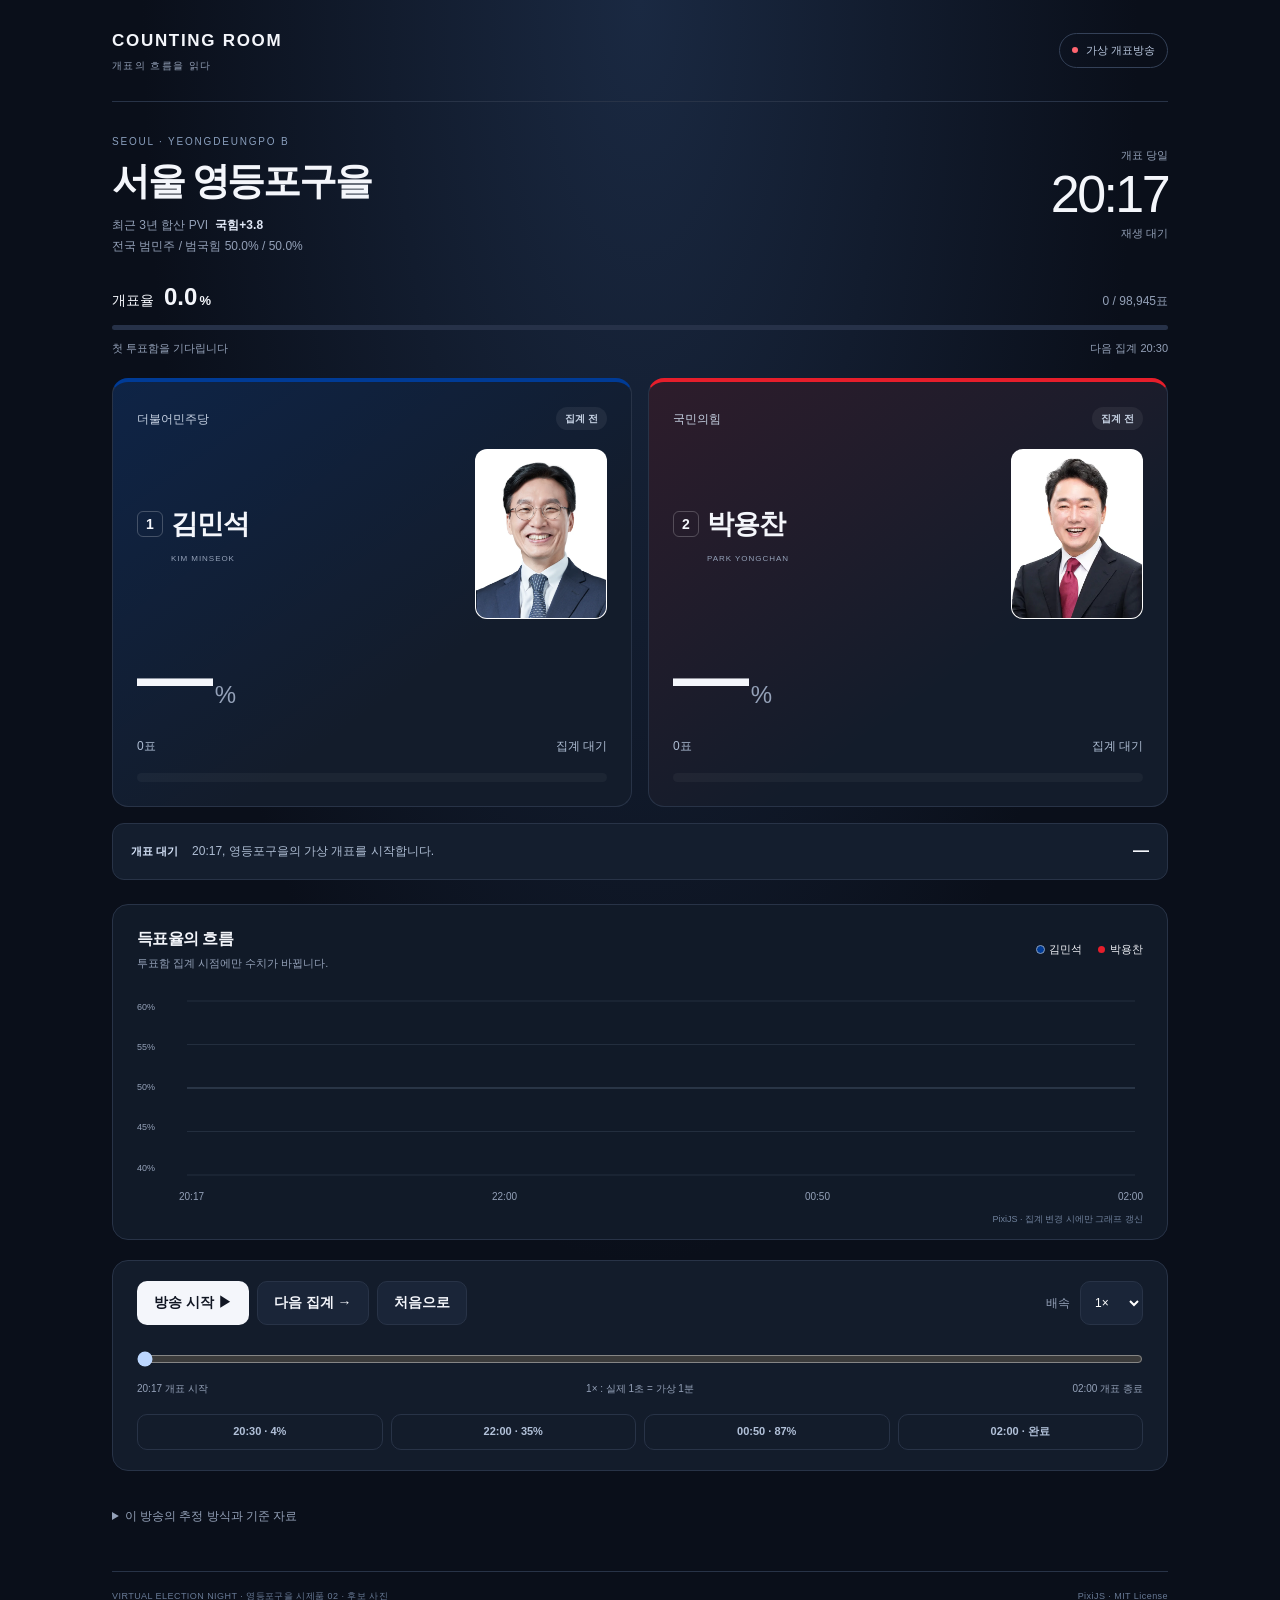
<file: broadcast/index.html>
<!doctype html>
<html lang="ko"><head><meta charset="utf-8"><meta name="viewport" content="width=device-width,initial-scale=1"><meta name="theme-color" content="#101522"><title>영등포을 · 가상 개표방송</title><link rel="stylesheet" href="style.css"></head>
<body><main class="shell">
<header class="masthead"><a class="brand" href="#">COUNTING ROOM<span>개표의 흐름을 읽다</span></a><div class="broadcast-badge"><i></i>가상 개표방송</div></header>
<section class="intro"><div><div class="eyebrow">SEOUL · YEONGDEUNGPO B</div><h1>서울 영등포구을</h1><p>최근 3년 합산 PVI <b>국힘+3.8</b><span>전국 범민주 / 범국힘 50.0% / 50.0%</span></p></div><div class="clock"><span id="day">개표 당일</span><strong id="clock">20:17</strong><small id="clockStatus">재생 대기</small></div></section>
<section class="count-progress" aria-label="개표 진행"><div><span>개표율</span><strong id="countPct">0.0<small>%</small></strong><span id="counted">0 / 98,945표</span></div><div class="progress-track"><i id="progressFill"></i></div><div class="progress-meta"><span id="lastBatch">첫 투표함을 기다립니다</span><span id="nextBatch">다음 집계 20:30</span></div></section>
<section class="candidates" aria-label="후보별 가상 개표 결과">
<article class="candidate dem" id="demCard"><div class="candidate-top"><span>더불어민주당</span><b id="demRank">집계 전</b></div><div class="candidate-identity"><div class="candidate-name"><span class="ballot">1</span><h2>김민석</h2><span class="name-en">KIM MINSEOK</span></div><div class="portrait-frame"><img class="candidate-portrait" src="assets/kim-minseok.png" alt="김민석 후보 사진" width="1000" height="1399" decoding="async"></div></div><div class="vote-main"><strong id="demPct">—</strong><span>%</span></div><div class="vote-line"><span id="demVotes">0표</span><span id="demChange">집계 대기</span></div><div class="candidate-track"><i id="demBar"></i></div></article>
<article class="candidate ppp" id="pppCard"><div class="candidate-top"><span>국민의힘</span><b id="pppRank">집계 전</b></div><div class="candidate-identity"><div class="candidate-name"><span class="ballot">2</span><h2>박용찬</h2><span class="name-en">PARK YONGCHAN</span></div><div class="portrait-frame"><img class="candidate-portrait" src="assets/park-yongchan.png" alt="박용찬 후보 사진" width="500" height="700" decoding="async"></div></div><div class="vote-main"><strong id="pppPct">—</strong><span>%</span></div><div class="vote-line"><span id="pppVotes">0표</span><span id="pppChange">집계 대기</span></div><div class="candidate-track"><i id="pppBar"></i></div></article>
</section>
<div class="newsline" role="status"><b id="newsTag">개표 대기</b><span id="news">20:17, 영등포구을의 가상 개표를 시작합니다.</span><strong id="gap">—</strong></div>
<section class="chart-panel"><div class="chart-heading"><div><h2>득표율의 흐름</h2><p>투표함 집계 시점에만 수치가 바뀝니다.</p></div><div class="legend"><span class="blue">김민석</span><span class="red">박용찬</span></div></div><div class="chart-wrap"><div class="y-labels"><span>60%</span><span>55%</span><span>50%</span><span>45%</span><span>40%</span></div><div id="trend" aria-label="후보별 누적 득표율 추이 그래프" role="img"></div></div><div class="x-labels"><span>20:17</span><span>22:00</span><span>00:50</span><span>02:00</span></div><p id="rendererStatus" class="renderer-status">그래픽 준비 중</p></section>
<section class="playback" aria-label="방송 재생 제어"><div class="playback-top"><button class="primary" id="play">방송 시작 ▶</button><button id="next">다음 집계 →</button><button id="reset">처음으로</button><label>배속<select id="speed"><option value="1">1×</option><option value="2">2×</option><option value="4">4×</option><option value="10">10×</option></select></label></div><input id="scrub" aria-label="가상 개표 시간" type="range" min="0" max="343" step="1" value="0"><div class="playback-meta"><span>20:17 개표 시작</span><span>1× : 실제 1초 = 가상 1분</span><span>02:00 개표 종료</span></div><div class="jump-buttons" aria-label="기준 시각으로 이동"><button data-minute="13">20:30 · 4%</button><button data-minute="103">22:00 · 35%</button><button data-minute="273">00:50 · 87%</button><button data-minute="343">02:00 · 완료</button></div></section>
<details class="method"><summary>이 방송의 추정 방식과 기준 자료</summary><div class="method-body"><strong>실제 방송 기록을 참고한 가상 시나리오입니다.</strong><p>2024년 후보명을 사용합니다. 최종 결과는 전국 양 진영 50:50, 합산 PVI 국힘+3.8을 적용한 민주 46.2% / 국힘 53.8%입니다. 실제 선거 결과나 현재 후보 등록 현황을 뜻하지 않습니다.</p><div class="table-scroll"><table><thead><tr><th>시각</th><th>개표율</th><th>사용자가 확인한 과거 수치</th><th>가상 방송 기준</th></tr></thead><tbody><tr><td>20:30경</td><td>4%</td><td>박용찬 50.4%</td><td>박용찬 54.4%</td></tr><tr><td>22:00경</td><td>35%</td><td>김민석 54.7%</td><td>김민석 50.7%</td></tr><tr><td>00:50경</td><td>87%</td><td>박용찬 50.4%</td><td>박용찬 54.4%</td></tr><tr><td>02:00경</td><td>100%</td><td>김민석 50.2%</td><td>김민석 46.2%</td></tr></tbody></table></div><p>관측값은 사용자가 제공한 근사치입니다. 과거 최종 민주 50.2%와 이번 목표 46.2%의 차이인 −4.0%p를 각 관측점에 적용했습니다. 과거의 기타 후보 득표는 별도로 복원하지 않고 양자 구도로 단순화했습니다.</p><p>중간 집계는 실제 자료가 아닌 누적표 보간 추정입니다. 집계 간격은 기준 시각에 맞춘 13~16분이며, 그 사이에는 개표율과 득표수를 유지합니다. 총 98,945표는 기존 2024 지역구 자료의 규모를 차용한 가상 유효표수입니다. 표 수는 정수로 계산하며 반올림으로 미세한 오차가 생길 수 있습니다.</p><p>‘당선 확정’은 이 시나리오에서 남은 모든 표를 2위 후보에게 주어도 역전할 수 없을 때만 표시합니다. 다른 탭으로 이동하면 자동 일시정지됩니다.</p></div></details>
<footer>VIRTUAL ELECTION NIGHT · 영등포구을 시제품 02 · 후보 사진 <span>PixiJS · <a href="vendor/PIXI-LICENSE.txt">MIT License</a></span></footer>
</main><script src="vendor/pixi-8.22.0.min.js"></script><script src="model.js"></script><script src="app.js"></script></body></html>
</file>
<file: broadcast/style.css>
:root{color-scheme:dark;--bg:#0a0f1a;--panel:#131c2b;--text:#f4f6fb;--muted:#94a1b8;--line:#283347;--blue:#003b96;--red:#e61e2b}*{box-sizing:border-box}body{margin:0;background:radial-gradient(ellipse at 50% 0,#1a2942 0,transparent 55%),var(--bg);color:var(--text);font:14px/1.5 -apple-system,BlinkMacSystemFont,"Segoe UI","맑은 고딕",sans-serif}button,input,select{font:inherit}button,select{cursor:pointer}button:focus-visible,input:focus-visible,select:focus-visible,a:focus-visible,summary:focus-visible{outline:3px solid #88bcff;outline-offset:4px}button{border:1px solid var(--line);border-radius:10px;background:#1a2538;color:var(--text);min-height:44px;padding:10px 16px;font-weight:600}button:hover{background:#25334b}button:disabled{opacity:.4;cursor:default}button.primary{background:#f4f6fb;color:#101522;border-color:transparent}a{color:inherit}.shell{max-width:1120px;margin:auto;padding:28px 32px 24px}.masthead{display:flex;justify-content:space-between;align-items:center;padding-bottom:28px;border-bottom:1px solid var(--line);gap:16px}.brand{text-decoration:none;font-size:17px;font-weight:800;letter-spacing:.1em}.brand span{display:block;color:var(--muted);font-size:10px;letter-spacing:.14em;margin-top:4px;font-weight:400}.broadcast-badge{display:flex;align-items:center;gap:8px;color:#bac8df;font-size:11px;border:1px solid #344158;border-radius:999px;padding:8px 12px;white-space:nowrap}.broadcast-badge i{width:6px;height:6px;background:#ff6570;border-radius:50%}.intro{display:flex;justify-content:space-between;align-items:center;gap:20px;padding:32px 0 24px}.eyebrow{font-size:10px;letter-spacing:.18em;color:#8a9fbd}h1{font-size:38px;letter-spacing:-.06em;line-height:1.3;margin:8px 0 10px}.intro p{font-size:12px;color:var(--muted);margin:0}.intro p b{color:#e2e9f7;margin-left:4px}.intro p span{display:block;margin-top:3px}.clock{text-align:right;min-width:150px}.clock span,.clock small{display:block;font-size:11px;color:var(--muted)}.clock strong{font-size:52px;line-height:1.2;font-weight:300;letter-spacing:-.05em;font-variant-numeric:tabular-nums}.count-progress{margin-bottom:22px}.count-progress>div:first-child{display:flex;align-items:baseline;gap:10px}.count-progress strong{font-size:24px;font-variant-numeric:tabular-nums}.count-progress small{font-size:13px;margin-left:2px}.count-progress #counted{margin-left:auto;color:var(--muted);font-size:12px;font-variant-numeric:tabular-nums}.progress-track{height:5px;background:#263148;border-radius:6px;overflow:hidden;margin:10px 0}.progress-track i{display:block;height:100%;width:0;background:#d3e5ff;transition:width .4s ease}.progress-meta{display:flex;justify-content:space-between;gap:8px;font-size:11px;color:var(--muted)}.candidates{display:grid;grid-template-columns:1fr 1fr;gap:16px}.candidate{padding:24px;border:1px solid var(--line);border-top:4px solid var(--party);border-radius:16px;background:linear-gradient(145deg,var(--tint),transparent 65%),var(--panel);position:relative;overflow:hidden;transition:border-color .25s}.candidate.dem{--party:#003b96;--tint:#003b9640}.candidate.ppp{--party:#e61e2b;--tint:#e61e2b20}.candidate.leading{border-left-color:var(--party);border-right-color:var(--party);border-bottom-color:var(--party)}.candidate-top{display:flex;align-items:center;justify-content:space-between;font-size:12px;min-height:25px;color:#c7d2e3}.candidate-top b{font-size:10px;padding:4px 9px;border-radius:99px;background:#ffffff10;color:#c8d4e5}.candidate.leading .candidate-top b{background:var(--party);color:white}.candidate-name{display:flex;align-items:center;gap:10px;margin-top:23px}.ballot{font-size:14px;font-weight:700;width:26px;height:26px;border:1px solid #ffffff38;border-radius:6px;display:grid;place-items:center}h2{margin:0;font-size:27px;font-weight:650;letter-spacing:-.04em}.name-en{margin-left:auto;align-self:center;font-size:8px;letter-spacing:.12em;color:var(--muted)}.vote-main{display:flex;align-items:baseline;gap:6px;margin-top:12px;line-height:1.2}.vote-main strong{font-size:76px;letter-spacing:-.055em;font-variant-numeric:tabular-nums;font-weight:650}.vote-main>span{font-size:24px;color:var(--muted)}.vote-line{display:flex;justify-content:space-between;gap:8px;color:#aebdd3;font-size:12px;margin-top:14px;font-variant-numeric:tabular-nums}.candidate-track{height:9px;background:#ffffff0a;border-radius:5px;margin-top:18px;overflow:hidden}.candidate-track i{display:block;height:100%;width:100%;transform:scaleX(0);transform-origin:left;background:var(--party);transition:transform .4s ease}.newsline{display:flex;align-items:center;gap:14px;margin:16px 0 24px;border:1px solid var(--line);border-radius:12px;background:#141e2e;padding:14px 18px;min-height:57px}.newsline b{font-size:11px;white-space:nowrap;color:#d7e4fa}.newsline>span{font-size:12px;color:#aebdd3}.newsline strong{margin-left:auto;white-space:nowrap;font-size:16px;font-variant-numeric:tabular-nums}.chart-panel{background:#111a28;border:1px solid var(--line);border-radius:16px;padding:22px 24px 12px}.chart-heading{display:flex;align-items:center;justify-content:space-between;gap:12px}.chart-heading h2{font-size:16px}.chart-heading p{font-size:11px;color:var(--muted);margin:4px 0 0}.legend{display:flex;gap:16px;font-size:11px;white-space:nowrap}.legend span:before{content:"";display:inline-block;width:7px;height:7px;border-radius:50%;margin-right:5px}.legend .blue:before{background:#003b96;outline:1px solid #88a6d3}.legend .red:before{background:#e61e2b}.chart-wrap{display:flex;height:190px;margin-top:22px;gap:12px}.y-labels{display:flex;flex-direction:column;justify-content:space-between;width:30px;flex-shrink:0;font-size:9px;color:var(--muted);padding:8px 0}.chart-wrap #trend{position:relative;flex:1;min-width:0;overflow:hidden}.chart-wrap canvas{display:block;width:100%;height:100%}.x-labels{display:flex;justify-content:space-between;padding-left:42px;font-size:10px;color:var(--muted);margin-top:6px}.renderer-status{font-size:9px;color:#6f809b;margin:9px 0 0;text-align:right}.playback{margin-top:20px;border-radius:16px;border:1px solid var(--line);padding:20px 24px;background:#131c2b}.playback-top{display:flex;gap:8px;align-items:center}.playback-top label{margin-left:auto;display:flex;gap:10px;align-items:center;color:var(--muted);font-size:12px}.playback-top select{background:#1a2538;color:white;border:1px solid var(--line);padding:10px;border-radius:10px;min-height:44px}.playback>input{width:100%;accent-color:#bcd7ff;margin:22px 0 10px;min-height:24px;cursor:pointer}.playback-meta{display:flex;justify-content:space-between;gap:8px;font-size:10px;color:var(--muted)}.jump-buttons{display:flex;flex-wrap:wrap;gap:8px;margin-top:18px}.jump-buttons button{flex:1;padding:8px;font-size:11px;background:transparent;color:#b2c1d9;min-height:36px;white-space:nowrap}.method{margin-top:22px;color:var(--muted);font-size:12px}.method summary{cursor:pointer;padding:14px 0}.method-body{border-top:1px solid var(--line);padding-top:14px;line-height:1.9}.method-body strong{color:#dce6f8}.table-scroll{overflow:auto}table{border-collapse:collapse;width:100%;font-size:11px;white-space:nowrap}td,th{padding:10px;border-bottom:1px solid var(--line);text-align:left}th{color:#dce6f8}footer{display:flex;justify-content:space-between;gap:12px;font-size:9px;color:#687a96;margin-top:32px;border-top:1px solid var(--line);padding-top:18px;letter-spacing:.05em}
@media(max-width:650px){.shell{padding:20px 14px}.masthead{padding-bottom:20px}.brand{font-size:13px}.brand span{font-size:8px}.broadcast-badge{font-size:9px;padding:7px 9px}.intro{padding:24px 0 20px;gap:10px}h1{font-size:27px}.eyebrow{font-size:8px}.intro p{font-size:10px}.clock{min-width:88px}.clock strong{font-size:36px}.clock span,.clock small{font-size:9px}.candidates{gap:10px}.candidate{padding:16px 12px;border-radius:12px}.candidate-top{font-size:10px;gap:3px}.candidate-top b{font-size:9px;padding:3px 5px}.candidate-name{gap:7px;margin-top:18px}.candidate-name h2{font-size:23px}.ballot{width:21px;height:23px;font-size:12px}.name-en{display:none}.vote-main strong{font-size:clamp(40px,11vw,65px)}.vote-main>span{font-size:17px}.vote-line{font-size:10px;flex-wrap:wrap}.newsline{gap:8px;padding:12px;flex-wrap:wrap}.newsline>span{flex:1;min-width:150px;font-size:11px}.newsline strong{font-size:13px}.chart-panel{padding:18px 14px 10px}.chart-heading h2{font-size:14px}.chart-heading p{font-size:10px}.legend{gap:10px;font-size:10px}.chart-wrap{height:150px}.playback{padding:16px 12px}.playback-top{flex-wrap:wrap}.playback-top button{font-size:11px;padding:9px 11px}.playback-top label{font-size:10px;gap:4px}.playback-top select{padding:7px}.playback-meta{font-size:9px}.playback-meta span:nth-child(2){display:none}.jump-buttons{gap:5px}.jump-buttons button{font-size:10px}.count-progress #counted{font-size:10px}.progress-meta{font-size:10px}footer{flex-wrap:wrap;font-size:8px}}
@media(prefers-reduced-motion:reduce){*,*:before,*:after{transition:none!important;scroll-behavior:auto!important}}

/* Candidate portraits supplied by the user, displayed without altering image files. */
.candidate-identity{display:grid;grid-template-columns:minmax(0,1fr) 132px;align-items:center;gap:14px;margin-top:18px}
.candidate-identity .candidate-name{margin-top:0;flex-wrap:wrap;gap:8px}
.candidate-identity .name-en{flex-basis:100%;margin:0;padding-left:34px}
.portrait-frame{height:170px;overflow:hidden;border-radius:12px;background:#fff;border:1px solid #ffffff30}
.candidate-portrait{display:block;width:100%;height:100%;object-fit:cover;object-position:center 22%}
@media(max-width:800px){.candidate-identity{grid-template-columns:1fr;gap:14px}.portrait-frame{order:-1;width:100%;height:190px}.candidate-portrait{object-fit:contain}.candidate-identity .name-en{display:none}}
@media(max-width:650px){.portrait-frame{height:175px}.candidate-portrait{object-fit:cover;object-position:center 22%}.candidate-identity{margin-top:12px;gap:12px}.candidate-identity .candidate-name{justify-content:center;gap:6px}}
</file>
